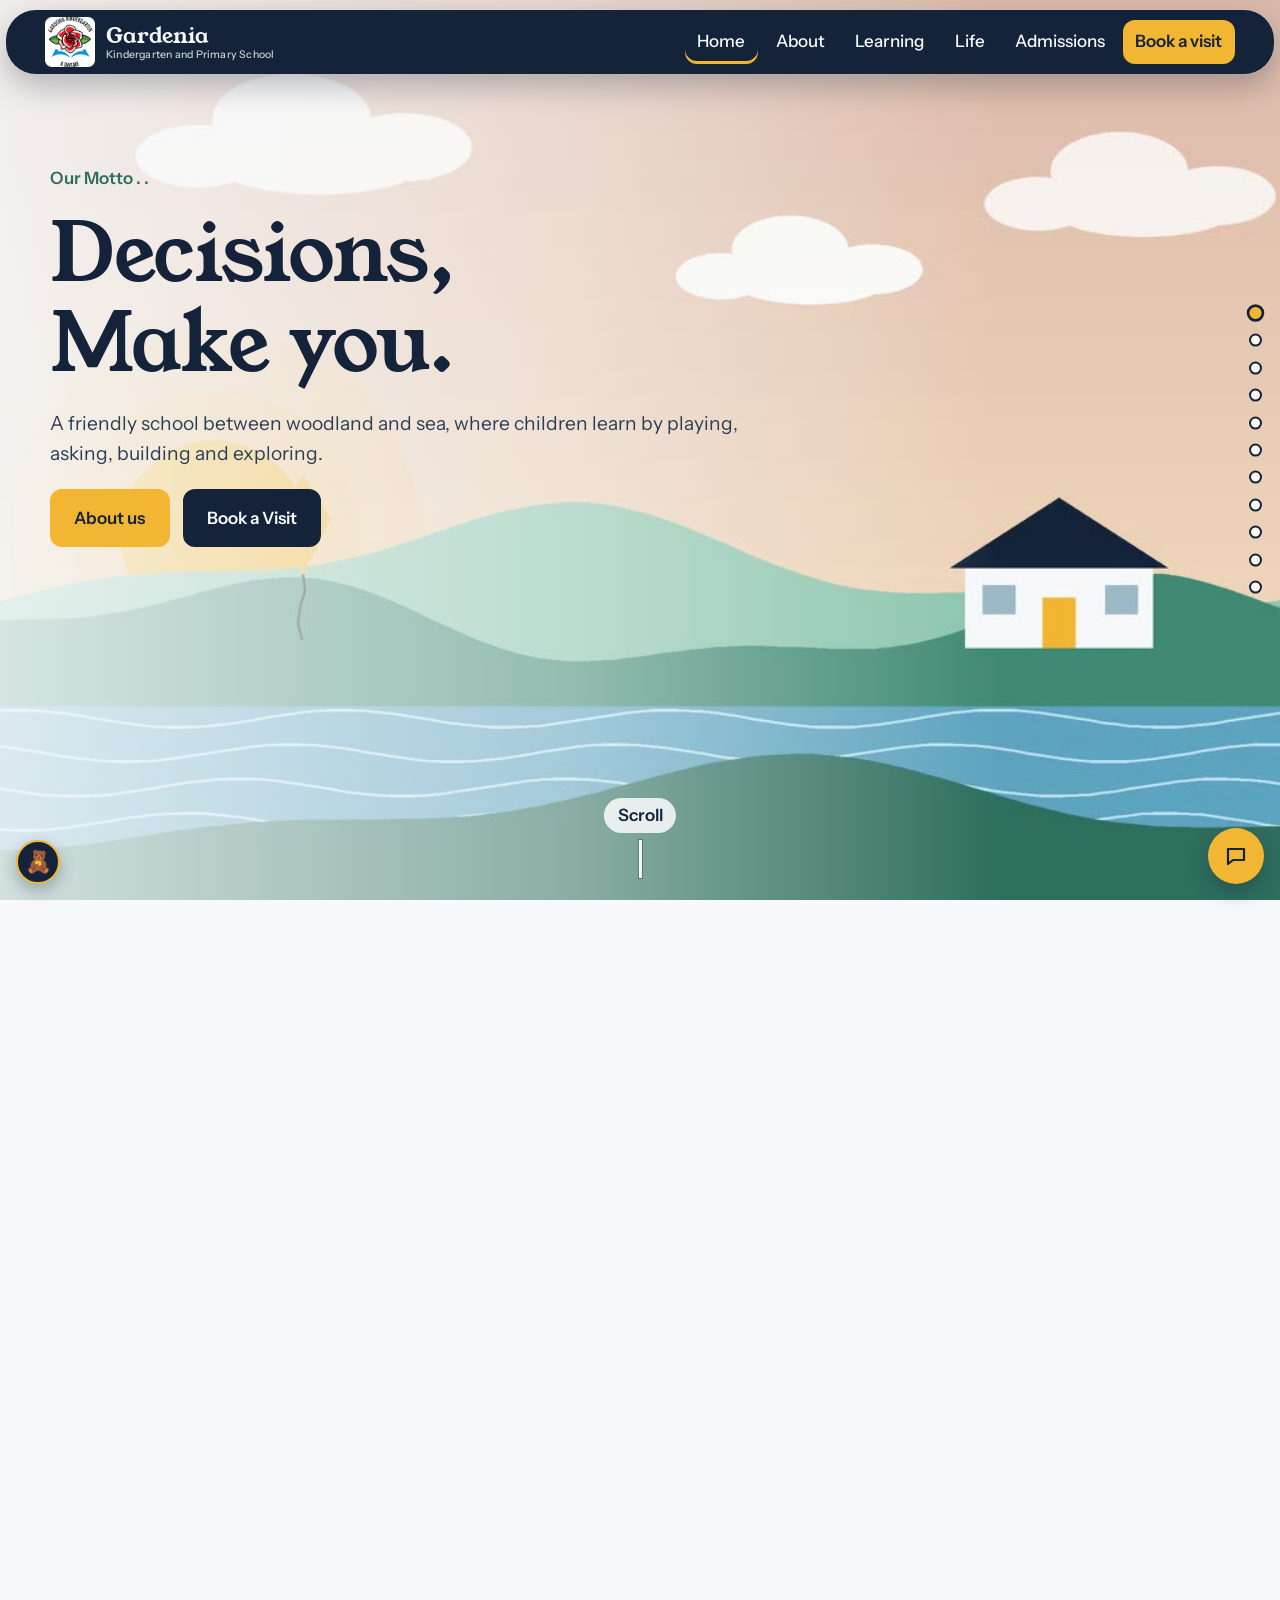
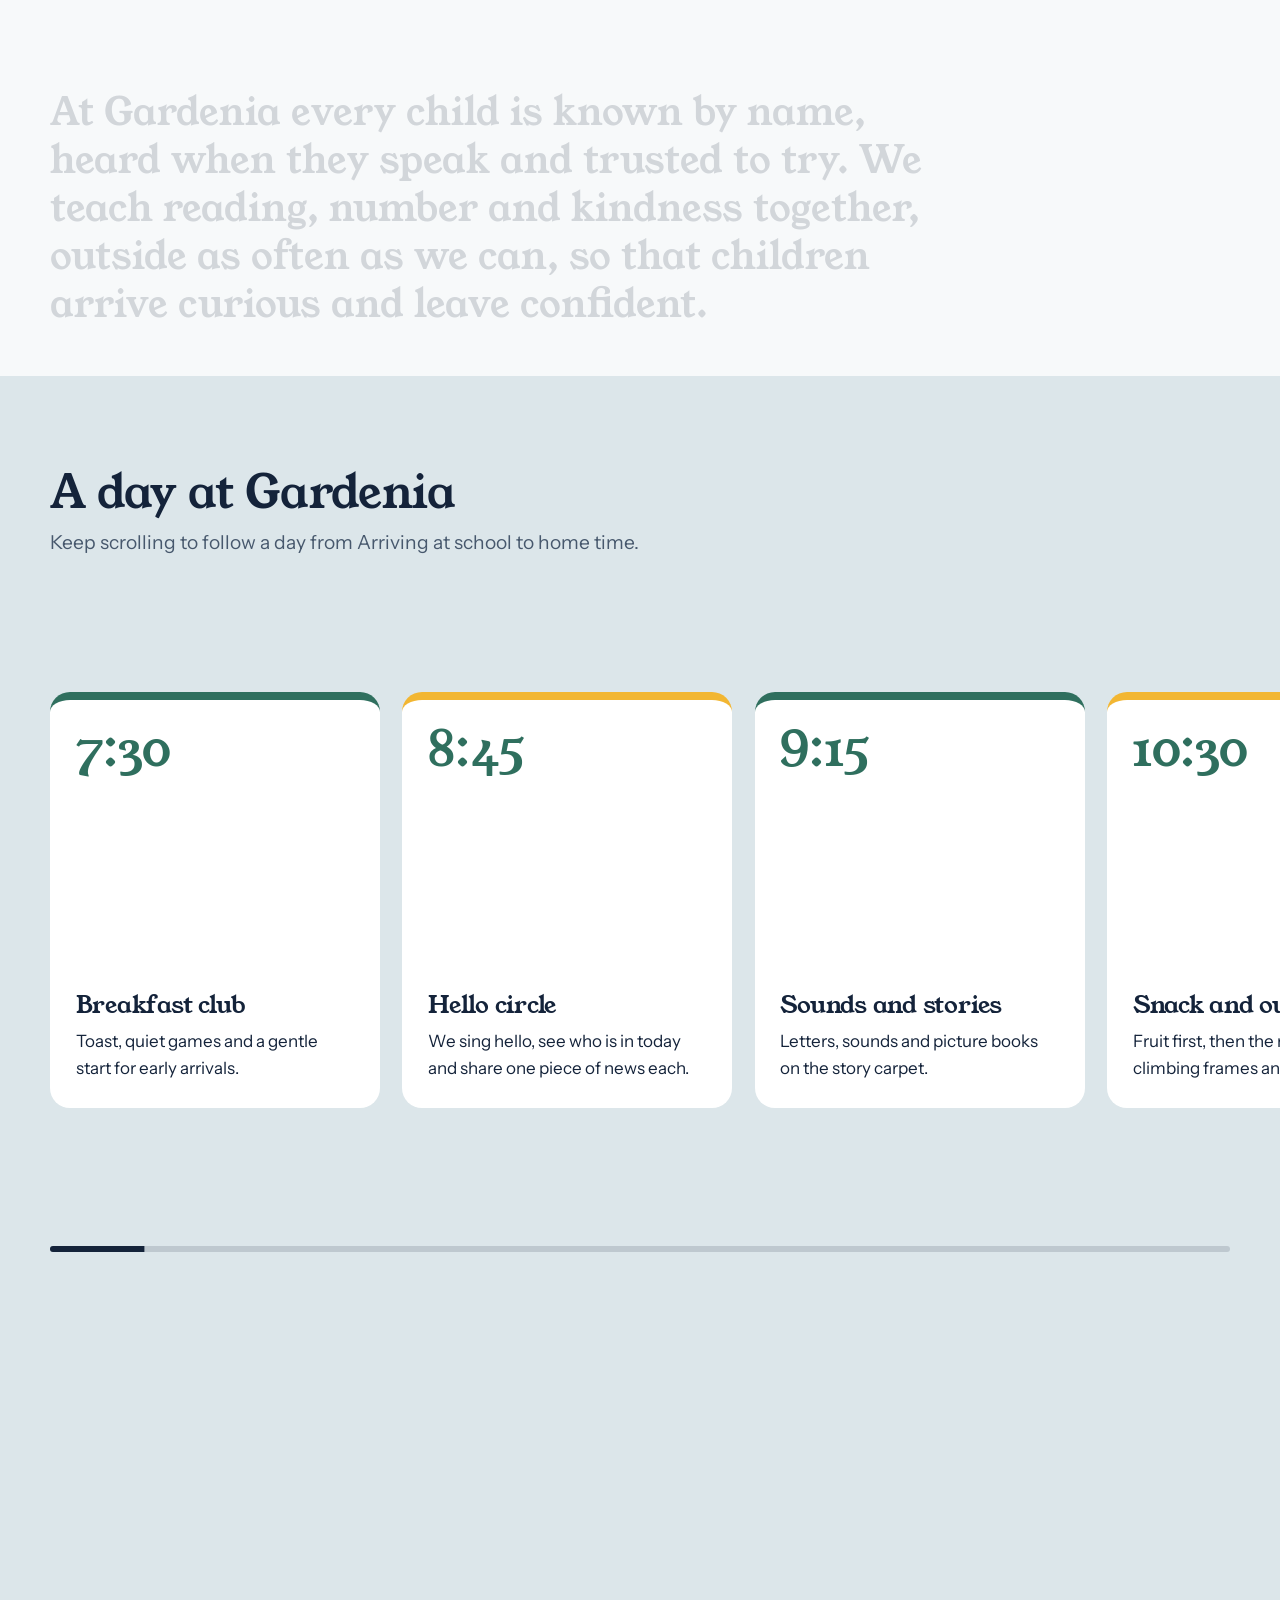
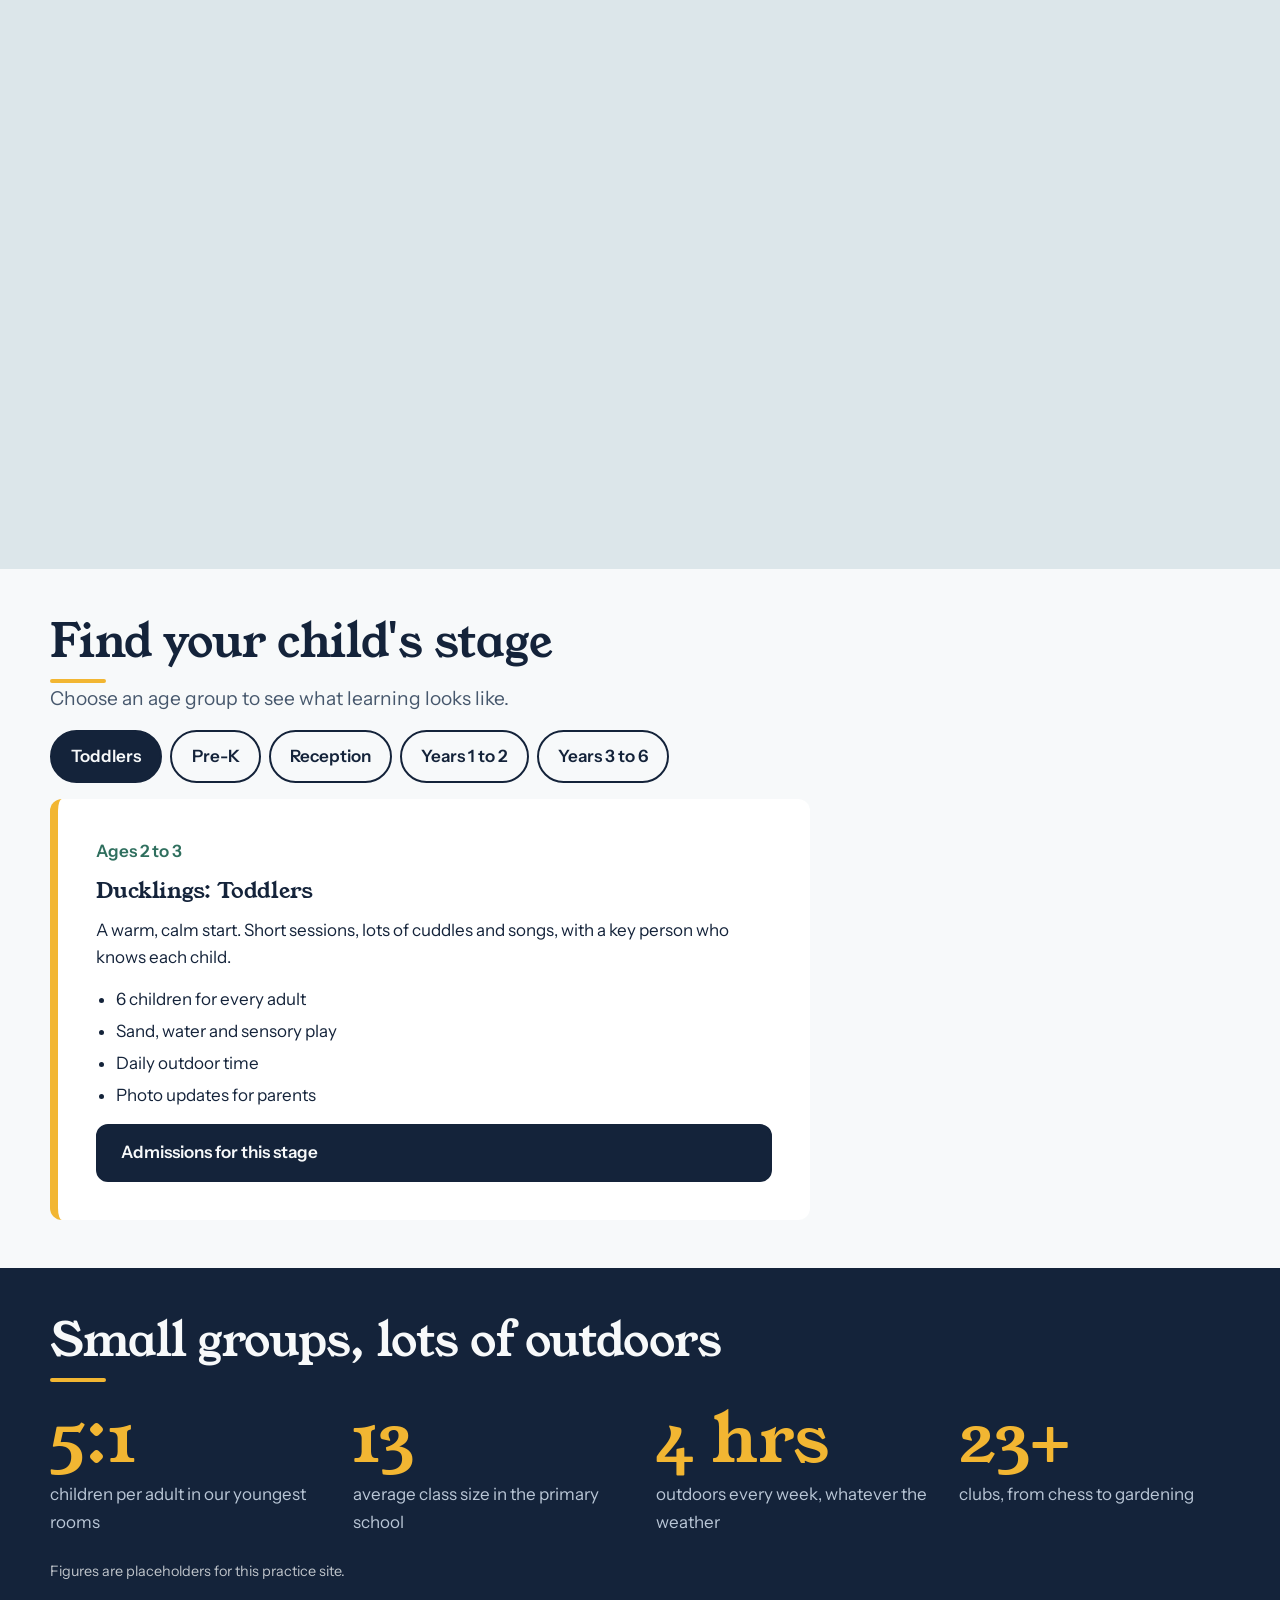
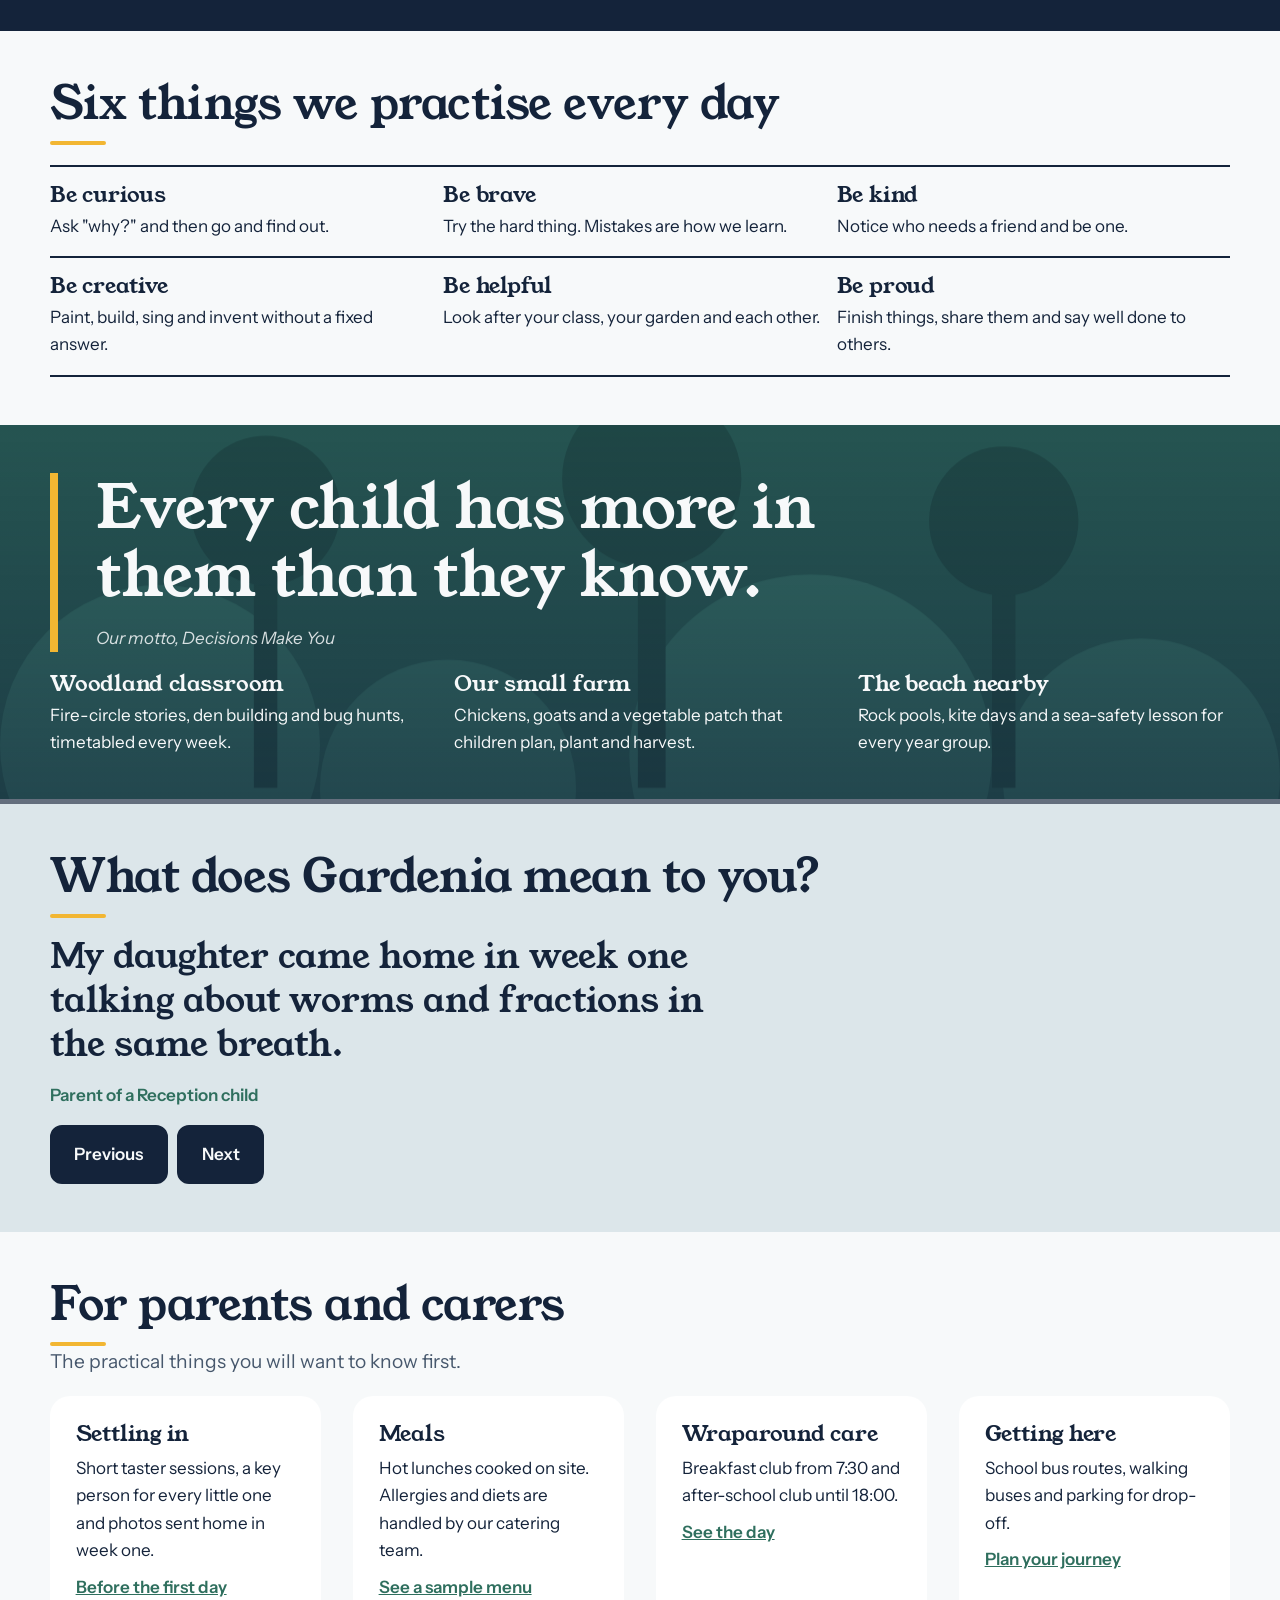
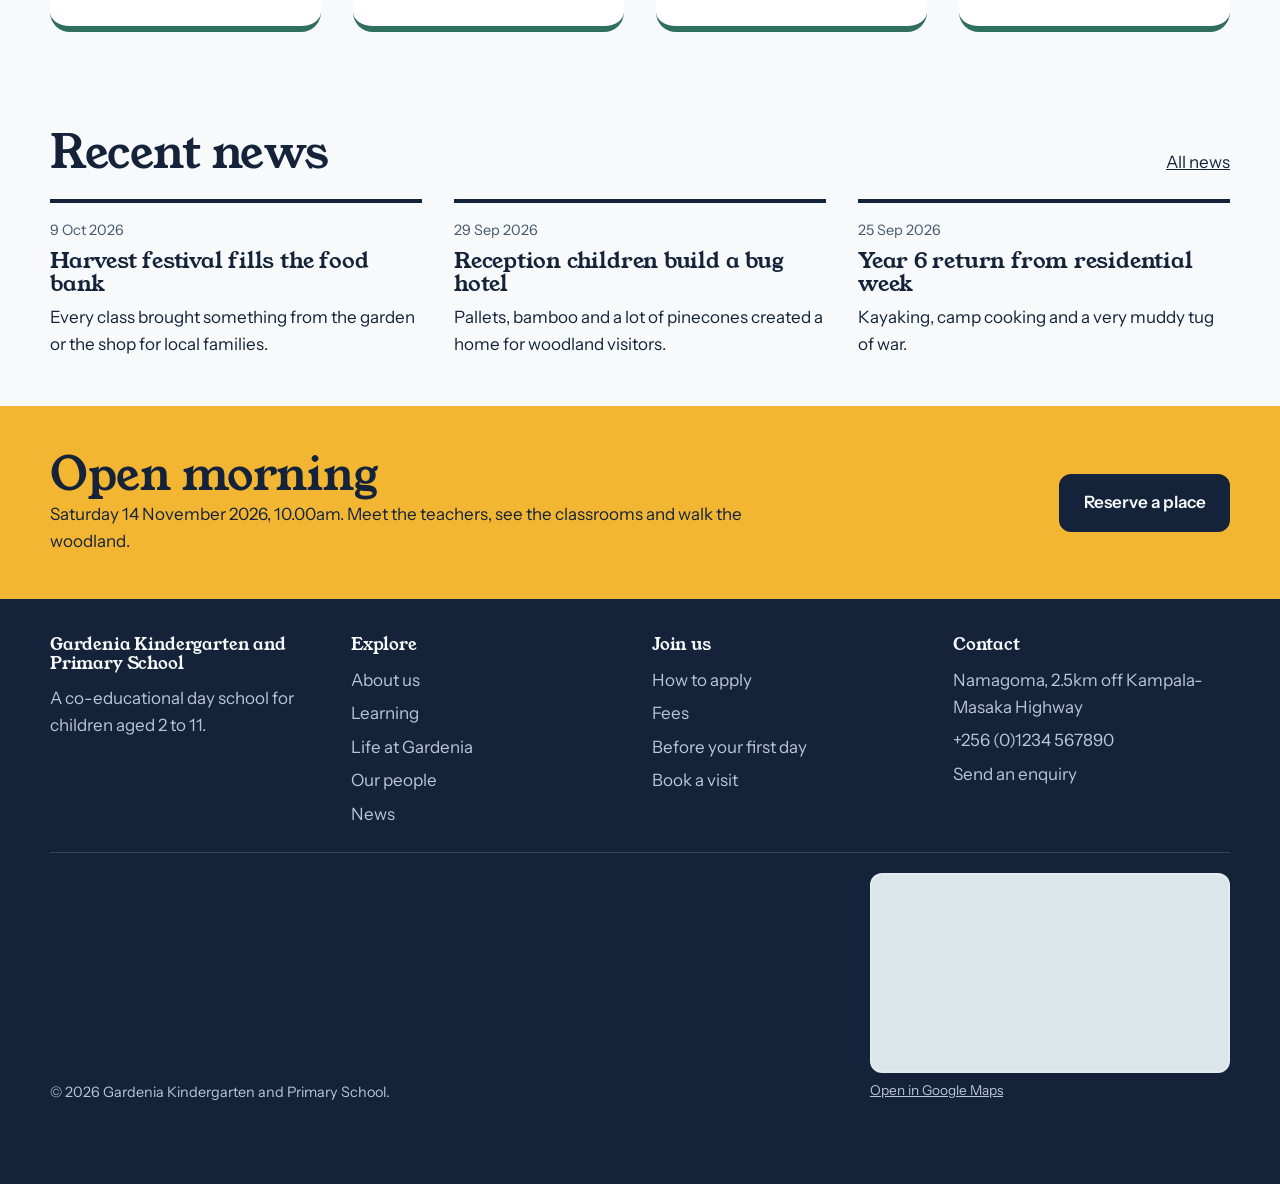
<file: index.html>
<!DOCTYPE html>
<html lang="en-GB">
  <head>
    <meta charset="utf-8">
    <meta name="viewport" content="width=device-width, initial-scale=1">
    <title>Gardenia Kindergarten and Primary School.</title>
    <meta
      name="description"
      content="A friendly kindergarten and primary school for children aged 2 to 11, with forest school, small classes and wraparound care. Book a visit today."
    >
    <link href="https://www.example.com/" rel="canonical">
    <meta name="robots" content="index, follow, max-image-preview:large">
    <meta name="theme-color" content="#14233A">
    <meta name="application-name" content="Gardenia">
    <meta name="apple-mobile-web-app-title" content="Gardenia">
    <link type="image/png" href="images/favicon-96x96.png" rel="icon" sizes="96x96">
    <link type="image/svg+xml" href="images/favicon.svg" rel="icon">
    <link href="images/favicon.ico" rel="shortcut icon">
    <link href="images/apple-touch-icon.png" rel="apple-touch-icon" sizes="180x180">
    <link href="site.webmanifest" rel="manifest">
    <meta property="og:type" content="website">
    <meta property="og:site_name" content="Gardenia Kindergarten and Primary School">
    <meta property="og:locale" content="en_GB">
    <meta property="og:title" content="Gardenia Kindergarten and Primary School | Ages 2 to 11">
    <meta
      property="og:description"
      content="A friendly kindergarten and primary school for children aged 2 to 11, with forest school, small classes and wraparound care. Book a visit today."
    >
    <meta property="og:url" content="https://www.example.com/">
    <meta property="og:image" content="https://www.example.com/img/social-share.jpg">
    <meta property="og:image:width" content="1200">
    <meta property="og:image:height" content="630">
    <meta
      property="og:image:alt"
      content="Gardenia Kindergarten and Primary School: a sunny coastal school scene with the school building, hills and sea"
    >
    <meta name="twitter:card" content="summary_large_image">
    <meta name="twitter:title" content="Gardenia Kindergarten and Primary School | Ages 2 to 11">
    <meta
      name="twitter:description"
      content="A friendly kindergarten and primary school for children aged 2 to 11, with forest school, small classes and wraparound care. Book a visit today."
    >
    <meta name="twitter:image" content="https://www.example.com/img/social-share.jpg">
    <meta
      name="twitter:image:alt"
      content="Gardenia Kindergarten and Primary School: a sunny coastal school scene with the school building, hills and sea"
    >
    <script type="application/ld+json">
      {
        "@context": "https://schema.org",
        "@graph": [
          {
            "@type": [
              "ElementarySchool",
              "PreSchool"
            ],
            "@id": "https://www.example.com/#school",
            "name": "Gardenia Kindergarten and Primary School",
            "url": "https://www.example.com/",
            "logo": "https://www.example.com/icon-512.png",
            "image": "https://www.example.com/img/social-share.jpg",
            "description": "A co-educational day kindergarten and primary school for children aged 2 to 11, with forest school, small classes and wraparound care.",
            "foundingDate": "1891",
            "telephone": "+00 (0)1234 567890",
            "address": {
              "@type": "PostalAddress",
              "streetAddress": "Nakitokolo",
              "addressLocality": "Namagoma"
            },
            "openingHoursSpecification": [
              {
                "@type": "OpeningHoursSpecification",
                "dayOfWeek": [
                  "Monday",
                  "Tuesday",
                  "Wednesday",
                  "Thursday",
                  "Friday"
                ],
                "opens": "08:00",
                "closes": "18:00"
              },
              {
                "@type": "OpeningHoursSpecification",
                "dayOfWeek": "Saturday",
                "opens": "09:00",
                "closes": "12:00"
              }
            ]
          },
          {
            "@type": "WebSite",
            "@id": "https://www.example.com/#website",
            "url": "https://www.example.com/",
            "name": "Gardenia Kindergarten and Primary School",
            "inLanguage": "en-GB",
            "publisher": {
              "@id": "https://www.example.com/#school"
            }
          },
          {
            "@type": "WebPage",
            "@id": "https://www.example.com/#webpage",
            "url": "https://www.example.com/",
            "name": "Gardenia Kindergarten and Primary School | Ages 2 to 11",
            "description": "A friendly kindergarten and primary school for children aged 2 to 11, with forest school, small classes and wraparound care. Book a visit today.",
            "inLanguage": "en-GB",
            "isPartOf": {
              "@id": "https://www.example.com/#website"
            },
            "about": {
              "@id": "https://www.example.com/#school"
            },
            "primaryImageOfPage": {
              "@type": "ImageObject",
              "url": "https://www.example.com/img/social-share.jpg"
            }
          }
        ]
      }
    </script>
    <script>document.documentElement.classList.add('js')</script>
    <script src="js/theme.js"></script>
    <link href="https://fonts.googleapis.com" rel="preconnect">
    <link href="https://fonts.gstatic.com" rel="preconnect" crossorigin="">
    <link
      href="https://fonts.googleapis.com/css2?family=Instrument+Sans:wght@400;500;600&amp;family=Young+Serif&amp;display=swap"
      rel="stylesheet"
    >
    <link href="css/base.css" rel="stylesheet">
    <link href="css/home.css" rel="stylesheet">
  </head>

  <body>
    <a class="skip" href="#main">Skip to content</a>

    <header class="site-header">
      <div class="wrap">
        <a class="brand" href="index.html">
          <img src="images/logo-full-256-original.png" width="50px" alt="school logo">
          <span>Gardenia<small>Kindergarten and Primary School</small></span>
        </a>
        <button
          class="nav-toggle"
          type="button"
          aria-expanded="false"
          aria-controls="nav"
          aria-label="Open menu"
        >
          <span class="bars" aria-hidden="true">
            <i></i>
            <i></i>
            <i></i>
          </span>
        </button>
        <nav id="nav" class="nav" aria-label="Main">
          <ul>
            <li style="--i:0"><a href="index.html" aria-current="page">Home</a></li>
            <li style="--i:1"><a href="about.html">About</a></li>
            <li style="--i:2"><a href="academics.html">Learning</a></li>
            <li style="--i:3"><a href="life.html">Life</a></li>
            <li style="--i:4"><a href="admissions.html">Admissions</a></li>
            <li style="--i:5"><a class="nav-cta" href="contact.html">Book a visit</a></li>
          </ul>
        </nav>
      </div>
    </header>

    <main id="main">
      <nav id="dots" class="dots" aria-label="Page sections"></nav>

      <section id="welcome" class="hero" data-section="Welcome">
        <div class="hero-sticky">
          <canvas id="hero-canvas" class="hero-canvas" aria-hidden="true"></canvas>
          <div class="hero-veil" aria-hidden="true"></div>
          <div id="hero-text" class="wrap hero-text">
            <p class="hero-kicker">Our Motto . .</p>
            <h1>Decisions,<br>Make you.</h1>
            <p class="lede">
              A friendly school between woodland and sea, where children learn by playing, asking,
              building and exploring.
            </p>
            <div class="hero-actions"><a class="btn" href="about.html">About us</a> <a class="btn btn--dark" href="contact.html">Book a Visit</a></div>
          </div>
          <div class="hero-scene" aria-hidden="true">
            <svg viewBox="0 0 1440 620" preserveAspectRatio="xMidYMax slice">
              <g data-speed="0.30">
                <circle cx="1140" cy="150" r="72" fill="#F2B632" />
                <circle cx="1140" cy="150" r="104" fill="#F2B632" opacity=".22" />
              </g>
              <g data-speed="0.14">
                <g class="cloud c1">
                  <path d="M180 130c0-26 44-30 56-8 18-14 50-4 46 20H190c-8 0-10-6-10-12z" fill="#fff" />
                </g>
                <g class="cloud c2">
                  <path d="M620 90c0-22 38-26 48-6 16-12 44-4 40 18H628c-7 0-8-6-8-12z" fill="#fff" />
                </g>
              </g>
              <g data-speed="0.10">
                <path d="M0 400C160 320 330 350 520 405S880 350 1060 385s290-40 380 20V620H0z" fill="#8CC5AE" />
              </g>
              <g data-speed="0.05">
                <path d="M0 450C200 395 380 425 600 460s520-50 840 10V620H0z" fill="#3F8A74" />
              </g>
              <path d="M0 520c120-24 240 24 360 0s240-24 360 0 240 24 360 0 240-24 360 0V620H0z" fill="#5DA3C0" />
              <path d="M0 560C240 520 520 570 780 548s440-30 660 8V620H0z" fill="#2F6F5E" />
              <g transform="translate(1000 470)">
                <rect width="150" height="70" x="0" y="40" fill="#F7F9FA" />
                <path d="M-12 44L75 -6l87 50z" fill="#14233A" />
                <rect width="26" height="42" x="62" y="68" fill="#F2B632" />
                <rect width="26" height="22" x="14" y="62" fill="#9CB9C6" />
                <rect width="26" height="22" x="110" y="62" fill="#9CB9C6" />
              </g>
            </svg>
          </div>
          <a class="scroll-cue" href="#intro" aria-label="Scroll to the next section">
            <span>Scroll</span>
            <i></i>
          </a>
        </div>
      </section>

      <section id="intro" class="section intro" data-section="Our promise">
        <div class="wrap">
          <p id="intro-text" class="intro-text">
            At Gardenia every child is known by name, heard when they speak and trusted to try. We
            teach reading, number and kindness together, outside as often as we can, so that
            children arrive curious and leave confident.
          </p>
        </div>
      </section>

      <section id="day" class="day" data-section="A day at Gardenia">
        <div class="day-sticky">
          <div class="wrap day-head">
            <div>
              <h2>A day at Gardenia</h2>
              <p class="lede hint-scroll">
                Keep scrolling to follow a day from Arriving at school to home time.
              </p>
              <p class="lede hint-swipe">
                Swipe sideways, or use the buttons, to follow a day from breakfast club to home
                time.
              </p>
            </div>
            <div class="day-buttons">
              <button
                id="day-prev"
                class="btn btn--dark"
                type="button"
                aria-label="Earlier in the day"
              >Previous</button>
              <button
                id="day-next"
                class="btn btn--dark"
                type="button"
                aria-label="Later in the day"
              >Next</button>
            </div>
          </div>
          <div
            id="day-track"
            class="day-track"
            tabindex="0"
            role="region"
            aria-label="A day at Gardenia"
          >
            <article class="day-card">
              <p class="day-time">7:30</p>
              <h3>Breakfast club</h3>
              <p>Toast, quiet games and a gentle start for early arrivals.</p>
            </article>
            <article class="day-card">
              <p class="day-time">8:45</p>
              <h3>Hello circle</h3>
              <p>We sing hello, see who is in today and share one piece of news each.</p>
            </article>
            <article class="day-card">
              <p class="day-time">9:15</p>
              <h3>Sounds and stories</h3>
              <p>Letters, sounds and picture books on the story carpet.</p>
            </article>
            <article class="day-card">
              <p class="day-time">10:30</p>
              <h3>Snack and outdoor play</h3>
              <p>Fruit first, then the mud kitchen, climbing frames and puddles.</p>
            </article>
            <article class="day-card">
              <p class="day-time">11:15</p>
              <h3>Counting and making</h3>
              <p>Maths with shells, blocks and measuring jugs, not just worksheets.</p>
            </article>
            <article class="day-card">
              <p class="day-time">12:15</p>
              <h3>Lunch together</h3>
              <p>Hot meals cooked on site, with vegetables from our own garden.</p>
            </article>
            <article class="day-card">
              <p class="day-time">13:30</p>
              <h3>Forest or music</h3>
              <p>Woodland on Wednesdays, singing on Fridays and art in between.</p>
            </article>
            <article class="day-card">
              <p class="day-time">15:15</p>
              <h3>Home time</h3>
              <p>A story, a tidy up and a wave goodbye. After-school club runs until 18:00.</p>
            </article>
          </div>
          <div class="wrap">
            <div class="day-progress" aria-hidden="true">
              <i id="day-bar"></i>
            </div>
          </div>
        </div>
      </section>

      <section id="stages" class="section stages" data-section="Find your stage">
        <div class="wrap">
          <h2 data-reveal="up">Find your child's stage</h2>
          <p class="lede" data-reveal="up" data-delay="1">
            Choose an age group to see what learning looks like.
          </p>
          <div
            class="stage-tabs"
            role="tablist"
            aria-label="School stages"
            data-reveal="up"
            data-delay="2"
          >
            <button role="tab" aria-selected="true" data-stage="toddlers">Toddlers</button>
            <button role="tab" aria-selected="false" data-stage="prek">Pre-K</button>
            <button role="tab" aria-selected="false" data-stage="reception">Reception</button>
            <button role="tab" aria-selected="false" data-stage="lower">Years 1 to 2</button>
            <button role="tab" aria-selected="false" data-stage="upper">Years 3 to 6</button>
          </div>
          <div
            id="stage-panel"
            class="stage-panel"
            role="tabpanel"
            aria-live="polite"
            data-reveal="zoom"
            data-delay="3"
          >
            <p id="stage-age" class="stage-age"></p>
            <h3 id="stage-title"></h3>
            <p id="stage-text"></p>
            <ul id="stage-points" class="stage-points"></ul>
            <a id="stage-link" class="btn btn--dark" href="admissions.html">Admissions for this
            stage</a>
          </div>
        </div>
      </section>

      <section id="numbers" class="section section--ink numbers" data-section="In numbers">
        <div class="wrap">
          <h2 data-reveal="up">Small groups, lots of outdoors</h2>
          <div class="num-grid">
            <div data-reveal="up" data-delay="1">
              <span class="num" data-target="6" data-suffix=":1">0</span>
              <p>children per adult in our youngest rooms</p>
            </div>
            <div data-reveal="up" data-delay="2">
              <span class="num" data-target="16" data-suffix="">0</span>
              <p>average class size in the primary school</p>
            </div>
            <div data-reveal="up" data-delay="3">
              <span class="num" data-target="5" data-suffix=" hrs">0</span>
              <p>outdoors every week, whatever the weather</p>
            </div>
            <div data-reveal="up" data-delay="4">
              <span class="num" data-target="30" data-suffix="+">0</span>
              <p>clubs, from chess to gardening</p>
            </div>
          </div>
          <p class="note">Figures are placeholders for this practice site.</p>
        </div>
      </section>

      <section id="values" class="section values" data-section="Our values">
        <div class="wrap">
          <h2 data-reveal="up">Six things we practise every day</h2>
          <ul class="value-grid">
            <li data-reveal="up" data-delay="1">
              <h3>Be curious</h3>
              <p>Ask "why?" and then go and find out.</p>
            </li>
            <li data-reveal="up" data-delay="2">
              <h3>Be brave</h3>
              <p>Try the hard thing. Mistakes are how we learn.</p>
            </li>
            <li data-reveal="up" data-delay="3">
              <h3>Be kind</h3>
              <p>Notice who needs a friend and be one.</p>
            </li>
            <li data-reveal="up" data-delay="1">
              <h3>Be creative</h3>
              <p>Paint, build, sing and invent without a fixed answer.</p>
            </li>
            <li data-reveal="up" data-delay="2">
              <h3>Be helpful</h3>
              <p>Look after your class, your garden and each other.</p>
            </li>
            <li data-reveal="up" data-delay="3">
              <h3>Be proud</h3>
              <p>Finish things, share them and say well done to others.</p>
            </li>
          </ul>
        </div>
      </section>

      <section id="outdoors" class="section outdoors" data-section="Outdoors">
        <div class="outdoors-bg" aria-hidden="true" data-speed="-0.08">
          <svg viewBox="0 0 1200 500" preserveAspectRatio="xMidYMid slice">
            <rect width="1200" height="500" fill="#2F6F5E" />
            <g fill="#3F8A74">
              <circle cx="150" cy="420" r="150" />
              <circle cx="420" cy="460" r="120" />
              <circle cx="760" cy="430" r="170" />
              <circle cx="1070" cy="450" r="130" />
            </g>
            <g fill="#255A4C">
              <rect width="22" height="260" x="238" y="200" />
              <rect width="26" height="290" x="598" y="170" />
              <rect width="22" height="250" x="930" y="210" />
              <circle cx="249" cy="200" r="70" />
              <circle cx="611" cy="170" r="84" />
              <circle cx="941" cy="210" r="70" />
            </g>
          </svg>
        </div>
        <div class="wrap outdoors-inner">
          <blockquote class="big-quote" data-reveal="left">
            <p>Every child has more in them than they know.</p>
            <cite>
              Our motto,
              <i>Decisions Make You</i>
            </cite>
          </blockquote>
          <div class="character-cols">
            <div data-reveal="up" data-delay="1">
              <h3>Woodland classroom</h3>
              <p>Fire-circle stories, den building and bug hunts, timetabled every week.</p>
            </div>
            <div data-reveal="up" data-delay="2">
              <h3>Our small farm</h3>
              <p>Chickens, goats and a vegetable patch that children plan, plant and harvest.</p>
            </div>
            <div data-reveal="up" data-delay="3">
              <h3>The beach nearby</h3>
              <p>Rock pools, kite days and a sea-safety lesson for every year group.</p>
            </div>
          </div>
        </div>
      </section>

      <section id="voices" class="section section--mist voices" data-section="Voices">
        <div class="wrap">
          <h2 data-reveal="up">What does Gardenia mean to you?</h2>
          <div class="voice" aria-live="polite" data-reveal="up" data-delay="1">
            <blockquote>
              <p id="voice-text"></p>
            </blockquote>
            <p id="voice-who" class="voice-who"></p>
          </div>
          <div class="voice-controls">
            <button
              id="voice-prev"
              class="btn btn--dark"
              aria-label="Previous voice"
            >Previous</button>
            <button id="voice-next" class="btn btn--dark" aria-label="Next voice">Next</button>
          </div>
        </div>
      </section>

      <section id="parents" class="section parents" data-section="For parents">
        <div class="wrap">
          <h2 data-reveal="up">For parents and carers</h2>
          <p class="lede" data-reveal="up" data-delay="1">
            The practical things you will want to know first.
          </p>
          <ul class="parent-grid">
            <li data-reveal="up" data-delay="1">
              <h3>Settling in</h3>
              <p>
                Short taster sessions, a key person for every little one and photos sent home in
                week one.
              </p>
              <a href="admissions.html#first-day">Before the first day</a>
            </li>
            <li data-reveal="up" data-delay="2">
              <h3>Meals</h3>
              <p>
                Hot lunches cooked on site. Allergies and diets are handled by our catering team.
              </p>
              <a href="life.html#meals">See a sample menu</a>
            </li>
            <li data-reveal="up" data-delay="3">
              <h3>Wraparound care</h3>
              <p>Breakfast club from 7:30 and after-school club until 18:00.</p>
              <a href="life.html#day-box">See the day</a>
            </li>
            <li data-reveal="up" data-delay="4">
              <h3>Getting here</h3>
              <p>School bus routes, walking buses and parking for drop-off.</p>
              <a href="contact.html#getting-here">Plan your journey</a>
            </li>
          </ul>
        </div>
      </section>

      <section id="news" class="section news-teaser" data-section="News">
        <div class="wrap">
          <div class="teaser-head" data-reveal="up">
            <h2>Recent news</h2>
            <a href="about.html#news">All news</a>
          </div>
          <div class="teaser-grid">
            <article data-reveal="up" data-delay="1">
              <p class="meta">9 Oct 2026</p>
              <h3>Harvest festival fills the food bank</h3>
              <p>Every class brought something from the garden or the shop for local families.</p>
            </article>
            <article data-reveal="up" data-delay="2">
              <p class="meta">29 Sep 2026</p>
              <h3>Reception children build a bug hotel</h3>
              <p>Pallets, bamboo and a lot of pinecones created a home for woodland visitors.</p>
            </article>
            <article data-reveal="up" data-delay="3">
              <p class="meta">25 Sep 2026</p>
              <h3>Year 6 return from residential week</h3>
              <p>Kayaking, camp cooking and a very muddy tug of war.</p>
            </article>
          </div>
        </div>
      </section>

      <section id="visit" class="banner" data-section="Visit us">
        <div class="wrap banner-inner" data-reveal="up">
          <div>
            <h2>Open morning</h2>
            <p>
              Saturday 14 November 2026, 10.00am. Meet the teachers, see the classrooms and walk the
              woodland.
            </p>
          </div>
          <a class="btn" href="contact.html">Reserve a place</a>
        </div>
      </section>
    </main>

    <footer class="site-footer">
      <div class="wrap">
        <div class="footer-grid">
          <div>
            <h3>Gardenia Kindergarten and Primary School</h3>
            <p>
              A co-educational day school for children aged 2 to 11.
            </p>
          </div>
          <div>
            <h3>Explore</h3>
            <ul>
              <li><a href="about.html">About us</a></li>
              <li><a href="academics.html">Learning</a></li>
              <li><a href="life.html">Life at Gardenia</a></li>
              <li><a href="about.html#management">Our people</a></li>
              <li><a href="about.html#news">News</a></li>
            </ul>
          </div>
          <div>
            <h3>Join us</h3>
            <ul>
              <li><a href="admissions.html">How to apply</a></li>
              <li><a href="admissions.html#fees">Fees</a></li>
              <li><a href="admissions.html#first-day">Before your first day</a></li>
              <li><a href="contact.html">Book a visit</a></li>
            </ul>
          </div>
          <div>
            <h3>Contact</h3>
            <ul>
              <li>Namagoma, 2.5km off Kampala-Masaka Highway</li>
              <li>+256 (0)1234 567890</li>
              <li><a href="contact.html">Send an enquiry</a></li>
            </ul>
          </div>
        </div>
        <div class="footer-bottom">
          <p class="footer-base">
            © <span id="year">2026</span> Gardenia Kindergarten and Primary School.
          </p>
          <div class="footer-map">
            <iframe
              title="Map showing where Gardenia Kindergarten and Primary School is, in Namagoma"
              src="https://www.google.com/maps?q=Namagoma%2C+Uganda&amp;z=14&amp;output=embed"
              width="360"
              height="200"
              loading="lazy"
              referrerpolicy="no-referrer-when-downgrade"
              allowfullscreen
            ></iframe>
            <a
              href="https://www.google.com/maps/search/?api=1&amp;query=Namagoma%2C+Uganda"
              target="_blank"
              rel="noopener"
            >Open in Google Maps</a>
          </div>
        </div>
      </div>
    </footer>

    <script src="js/main.js"></script>

    <script src="frames/manifest.js"></script>

    <script src="frames-mobile/manifest.js"></script>

    <script src="js/home.js"></script>
  </body>
</html>
</file>
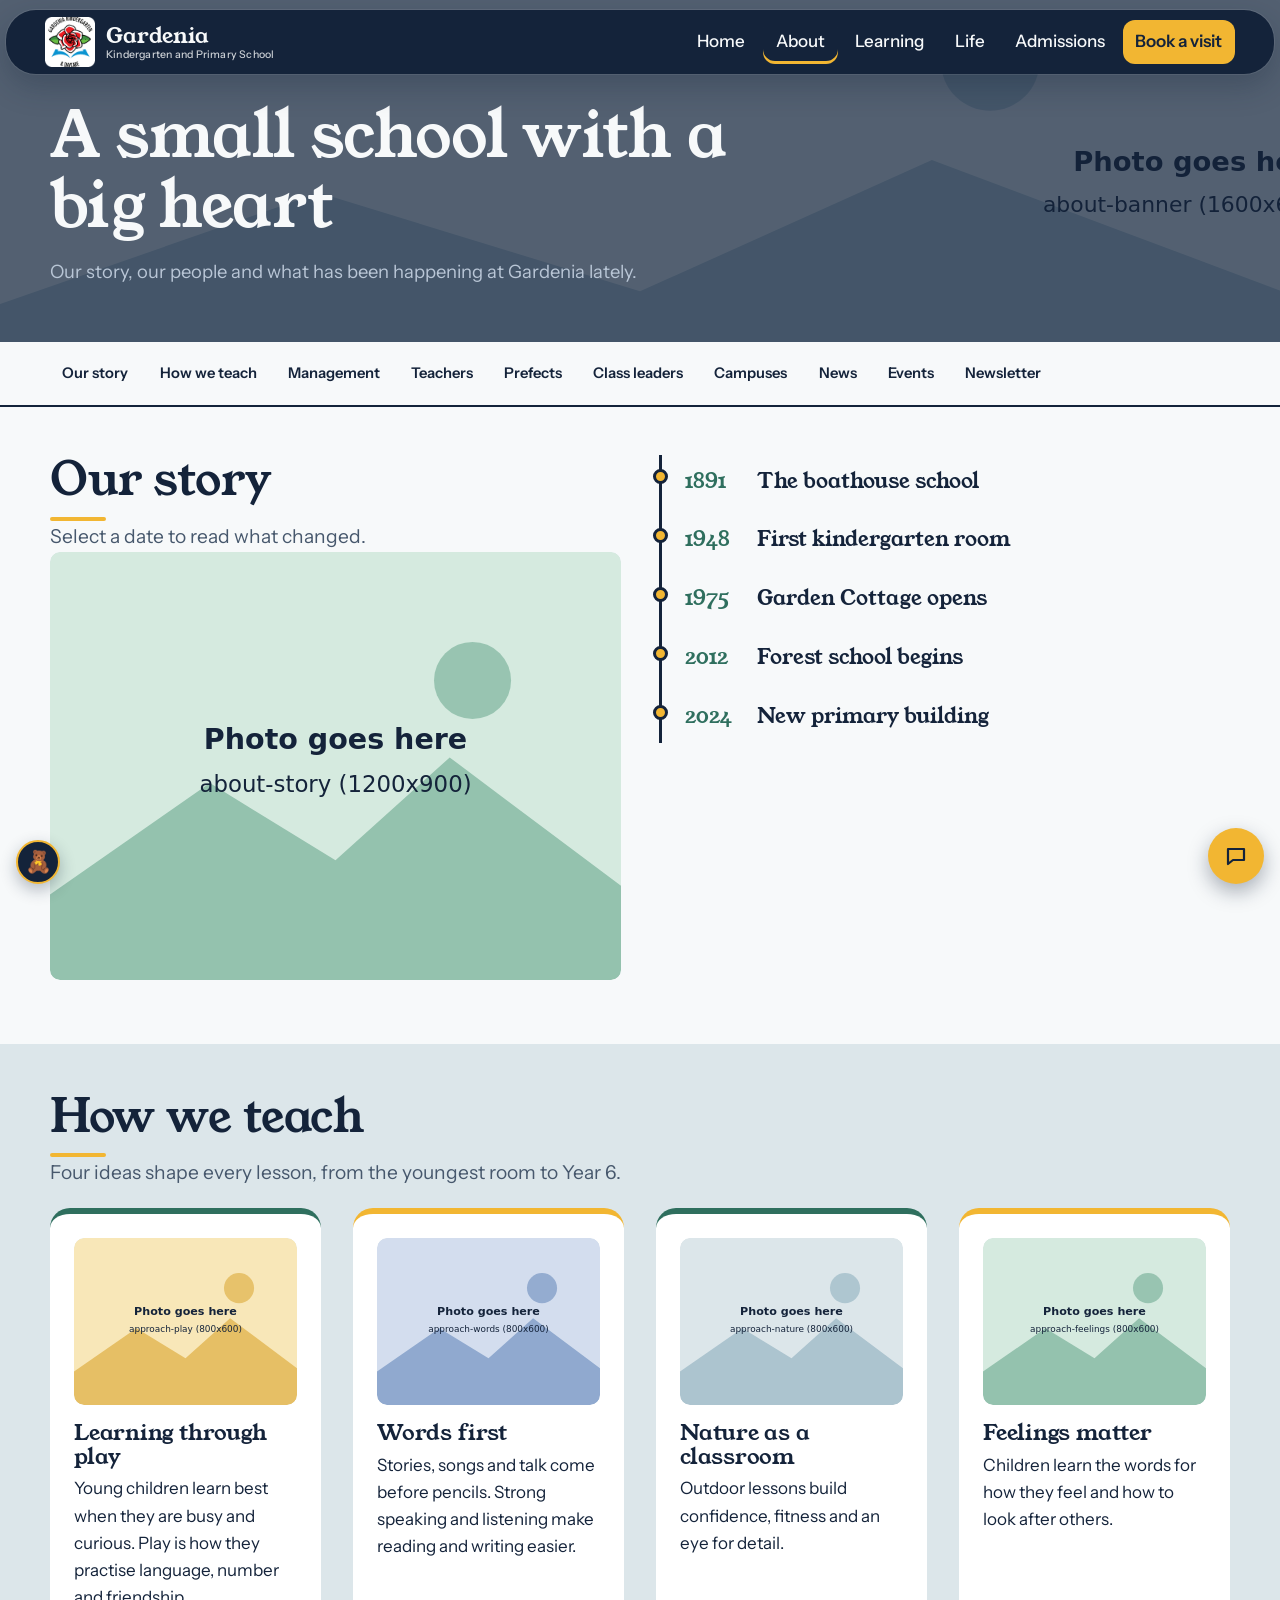
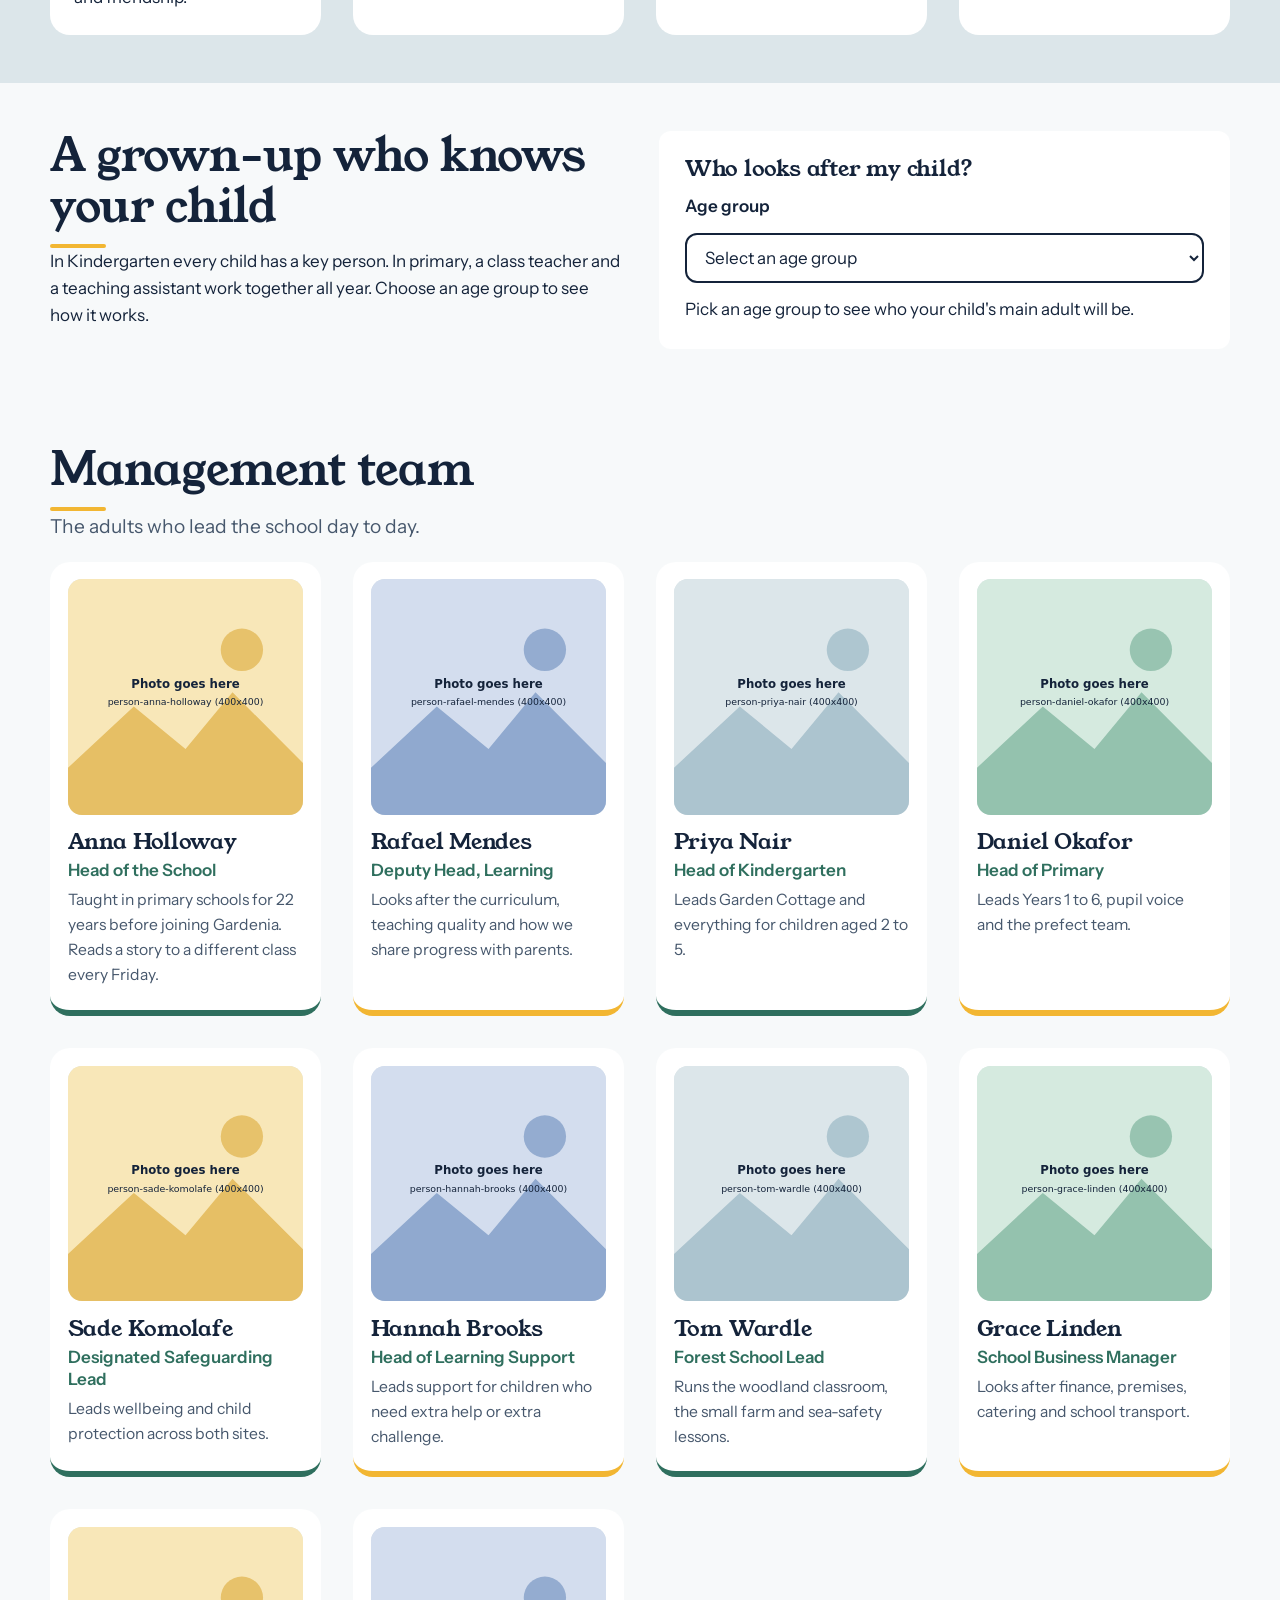
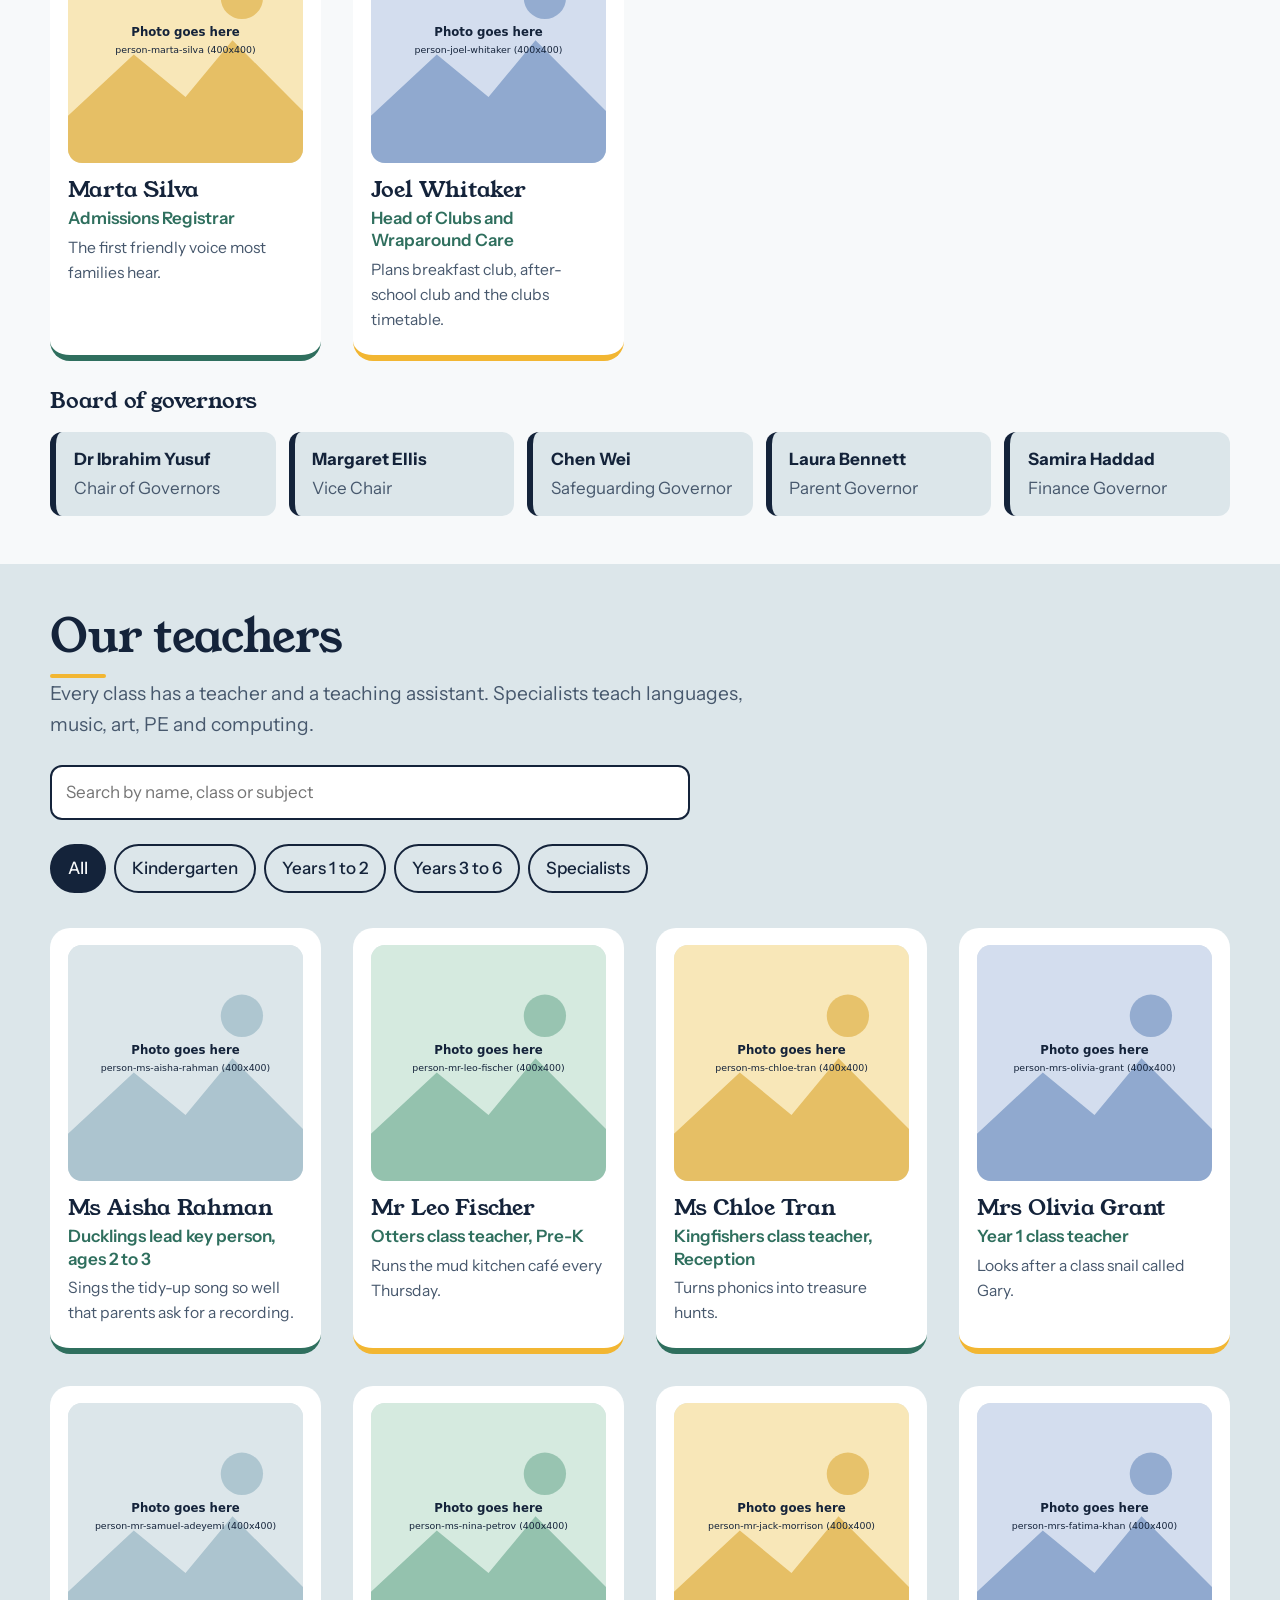
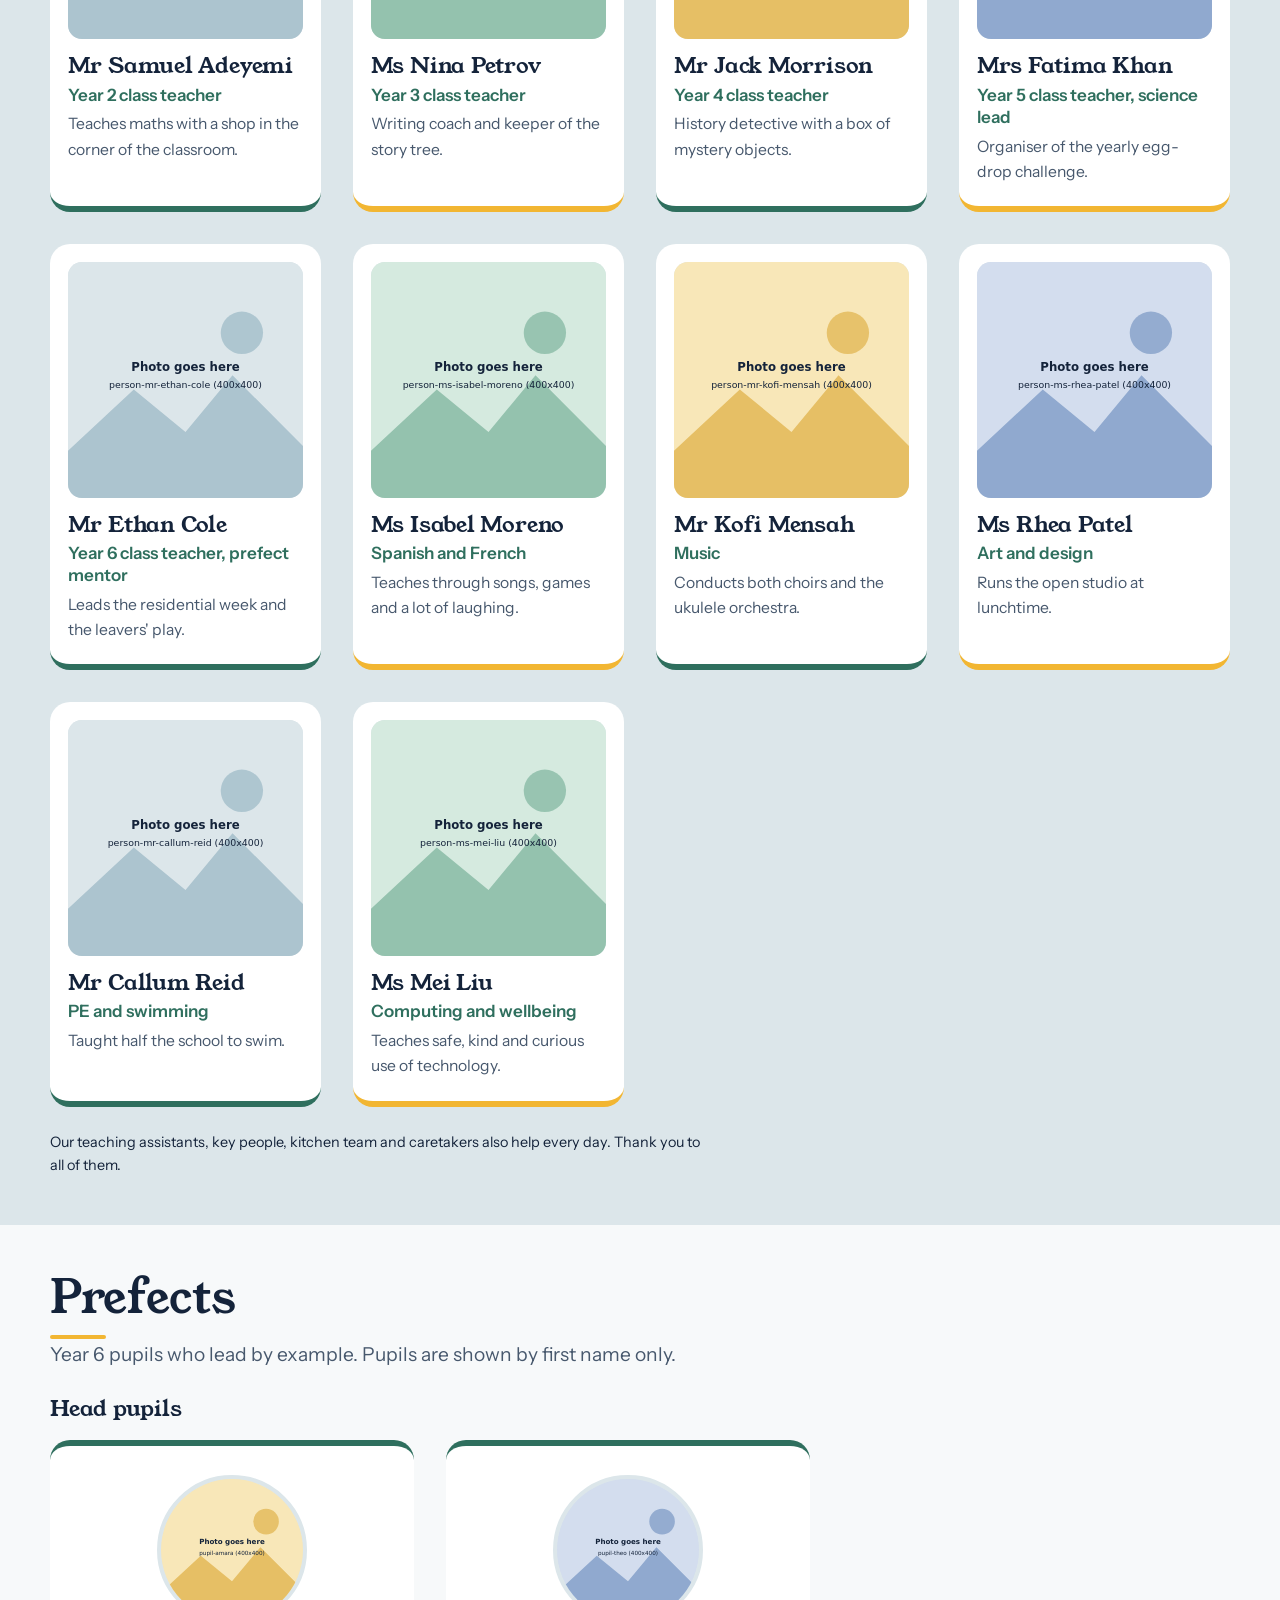
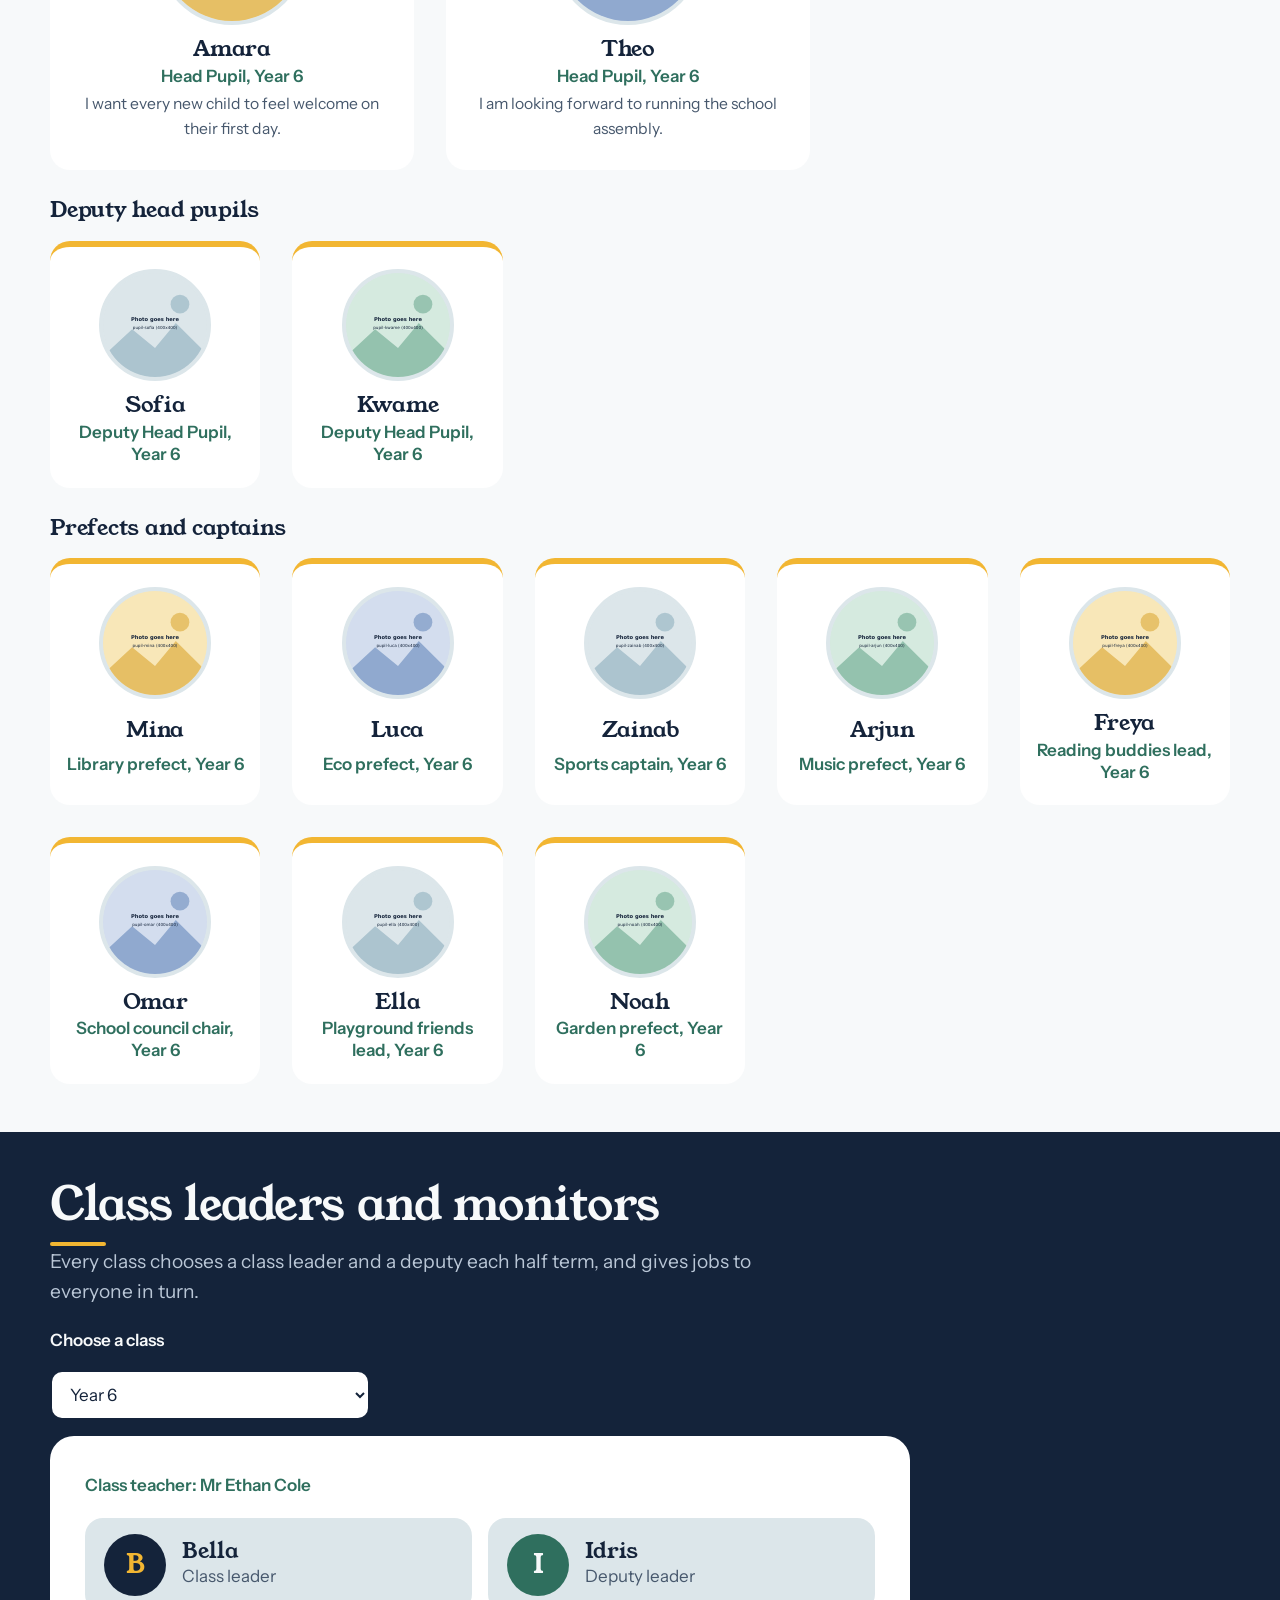
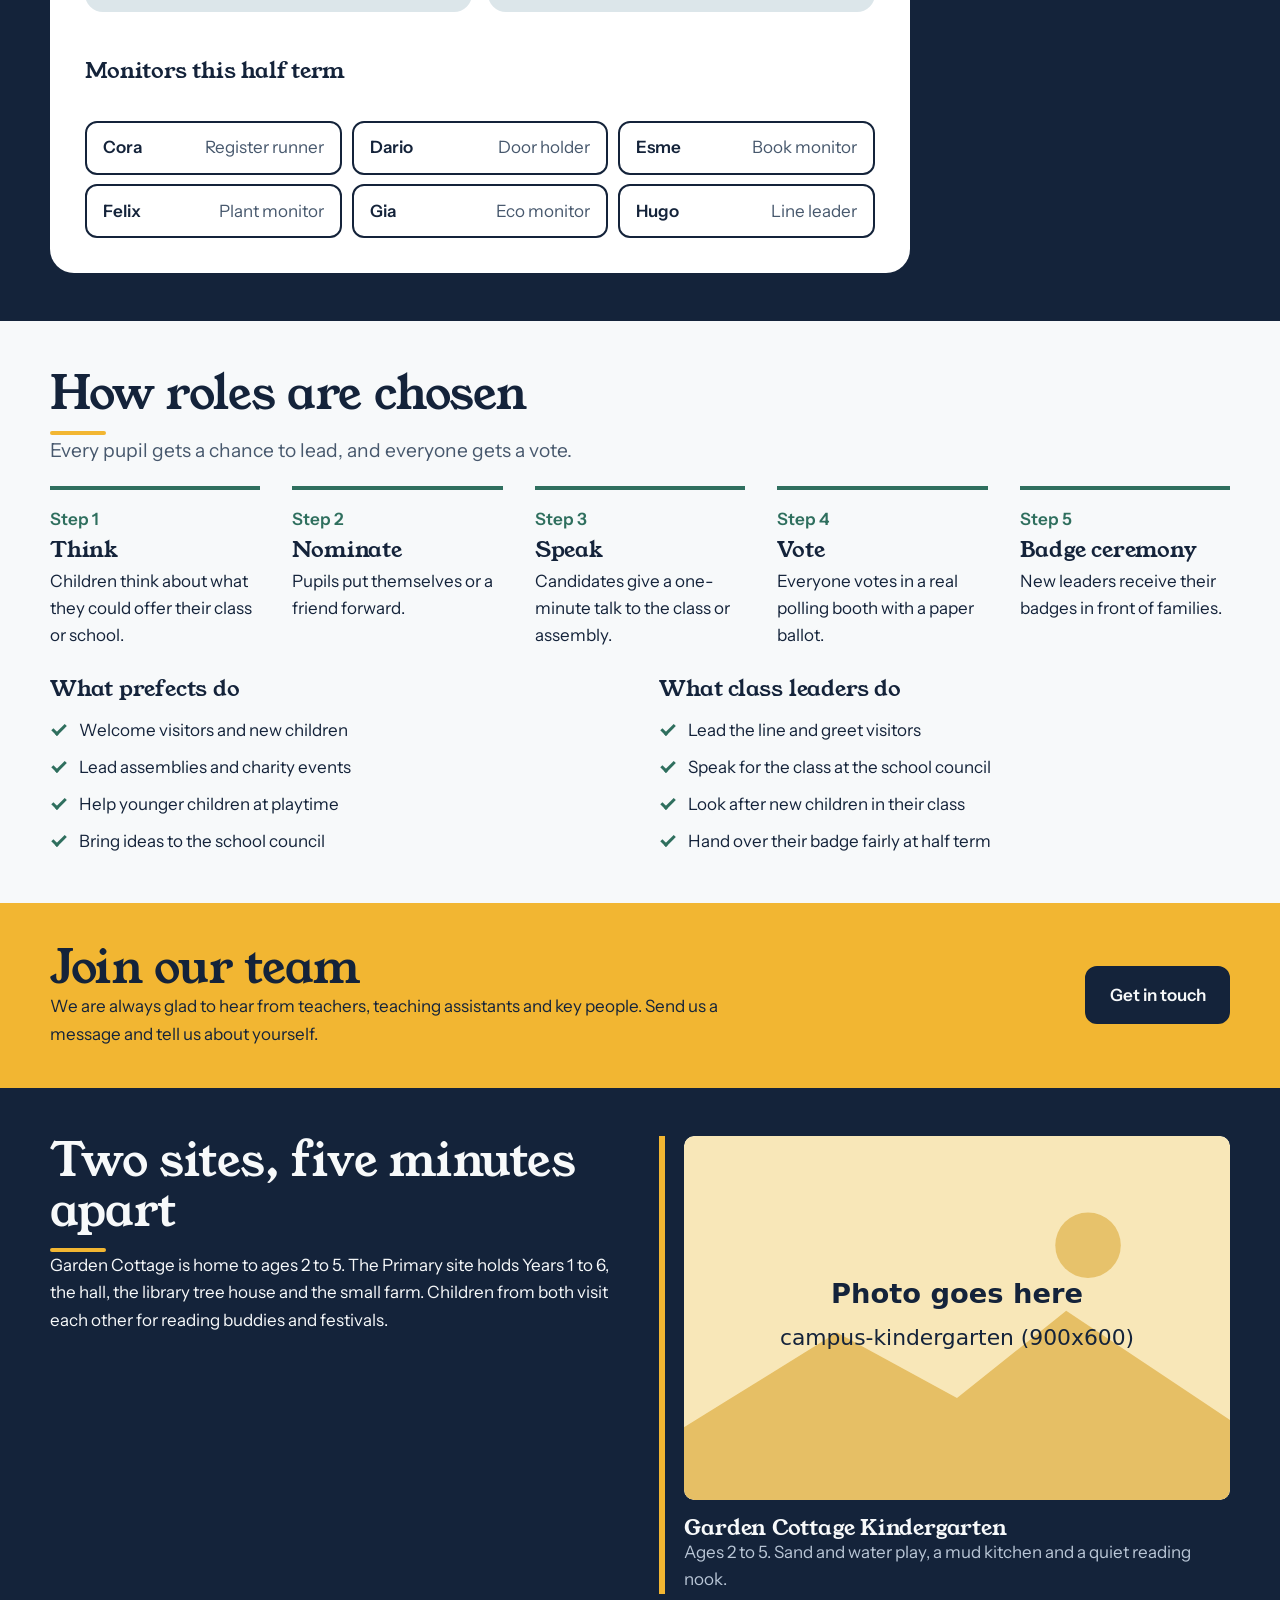
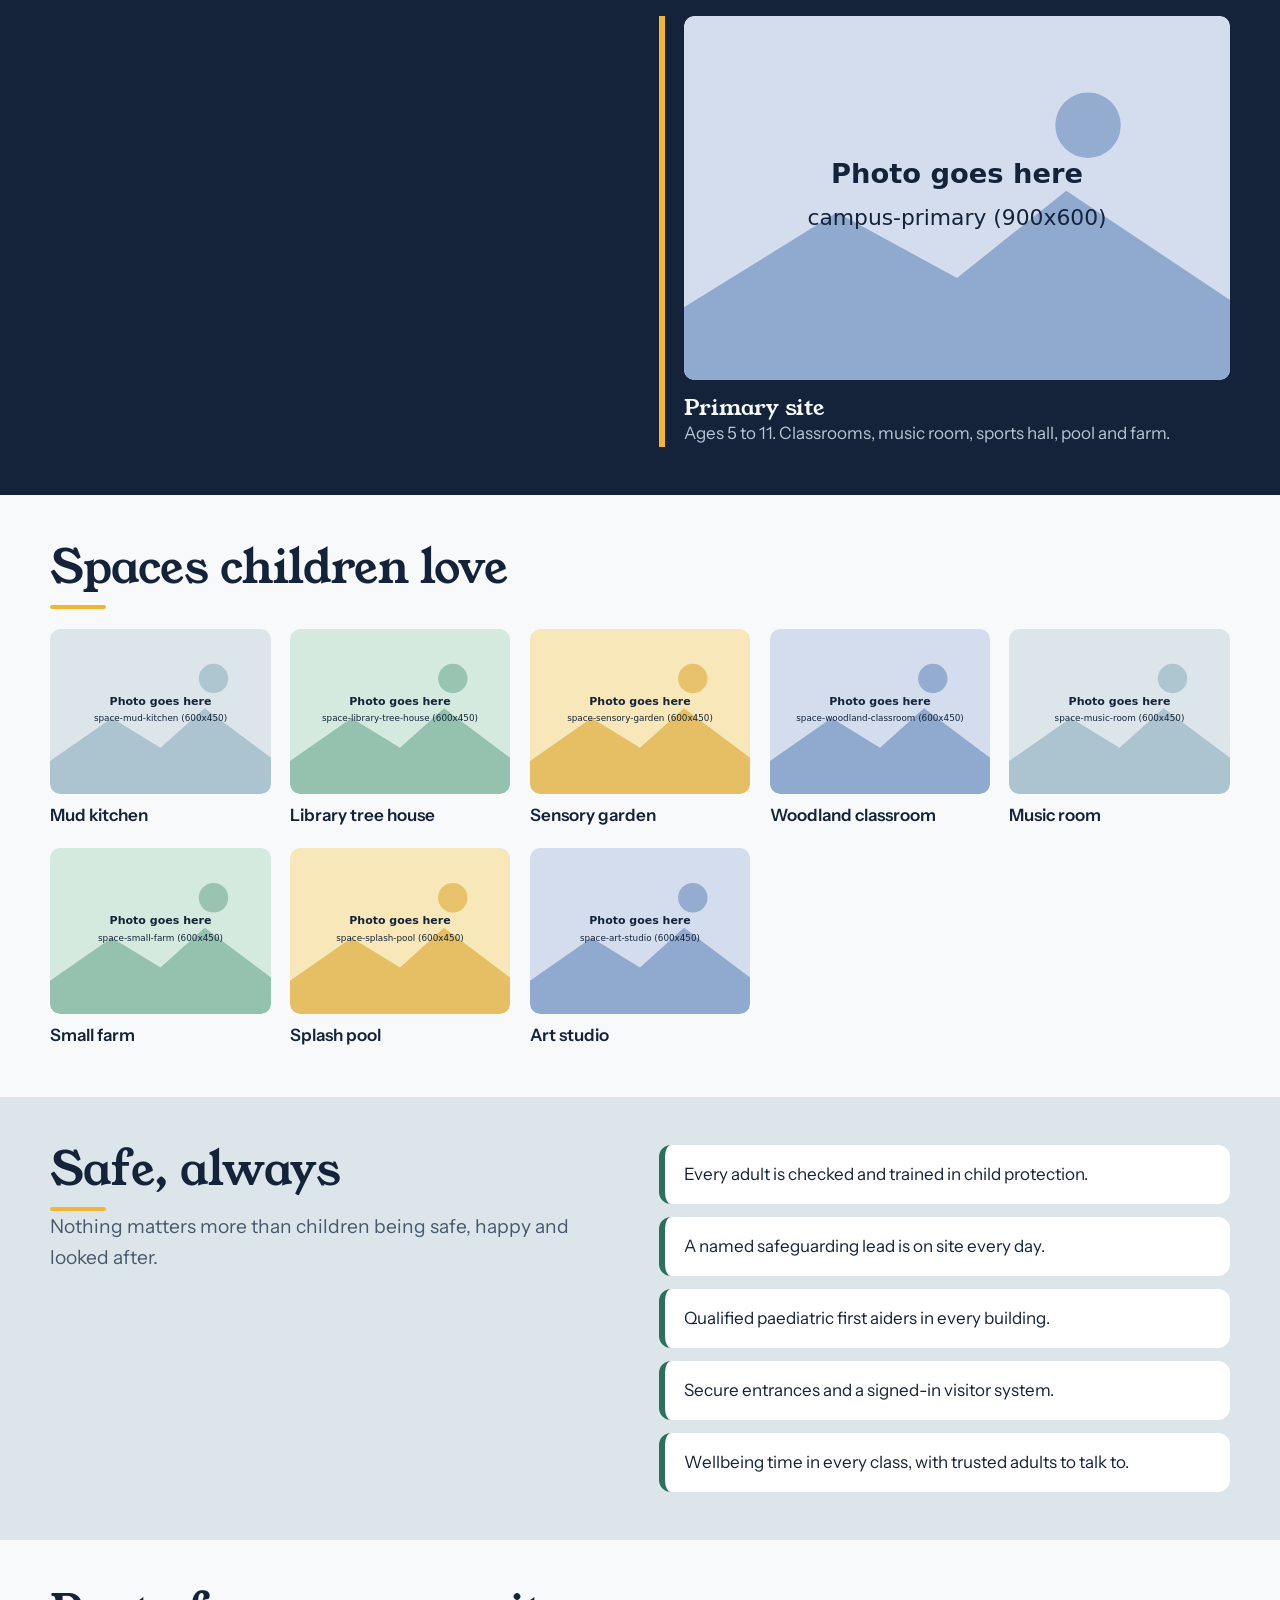
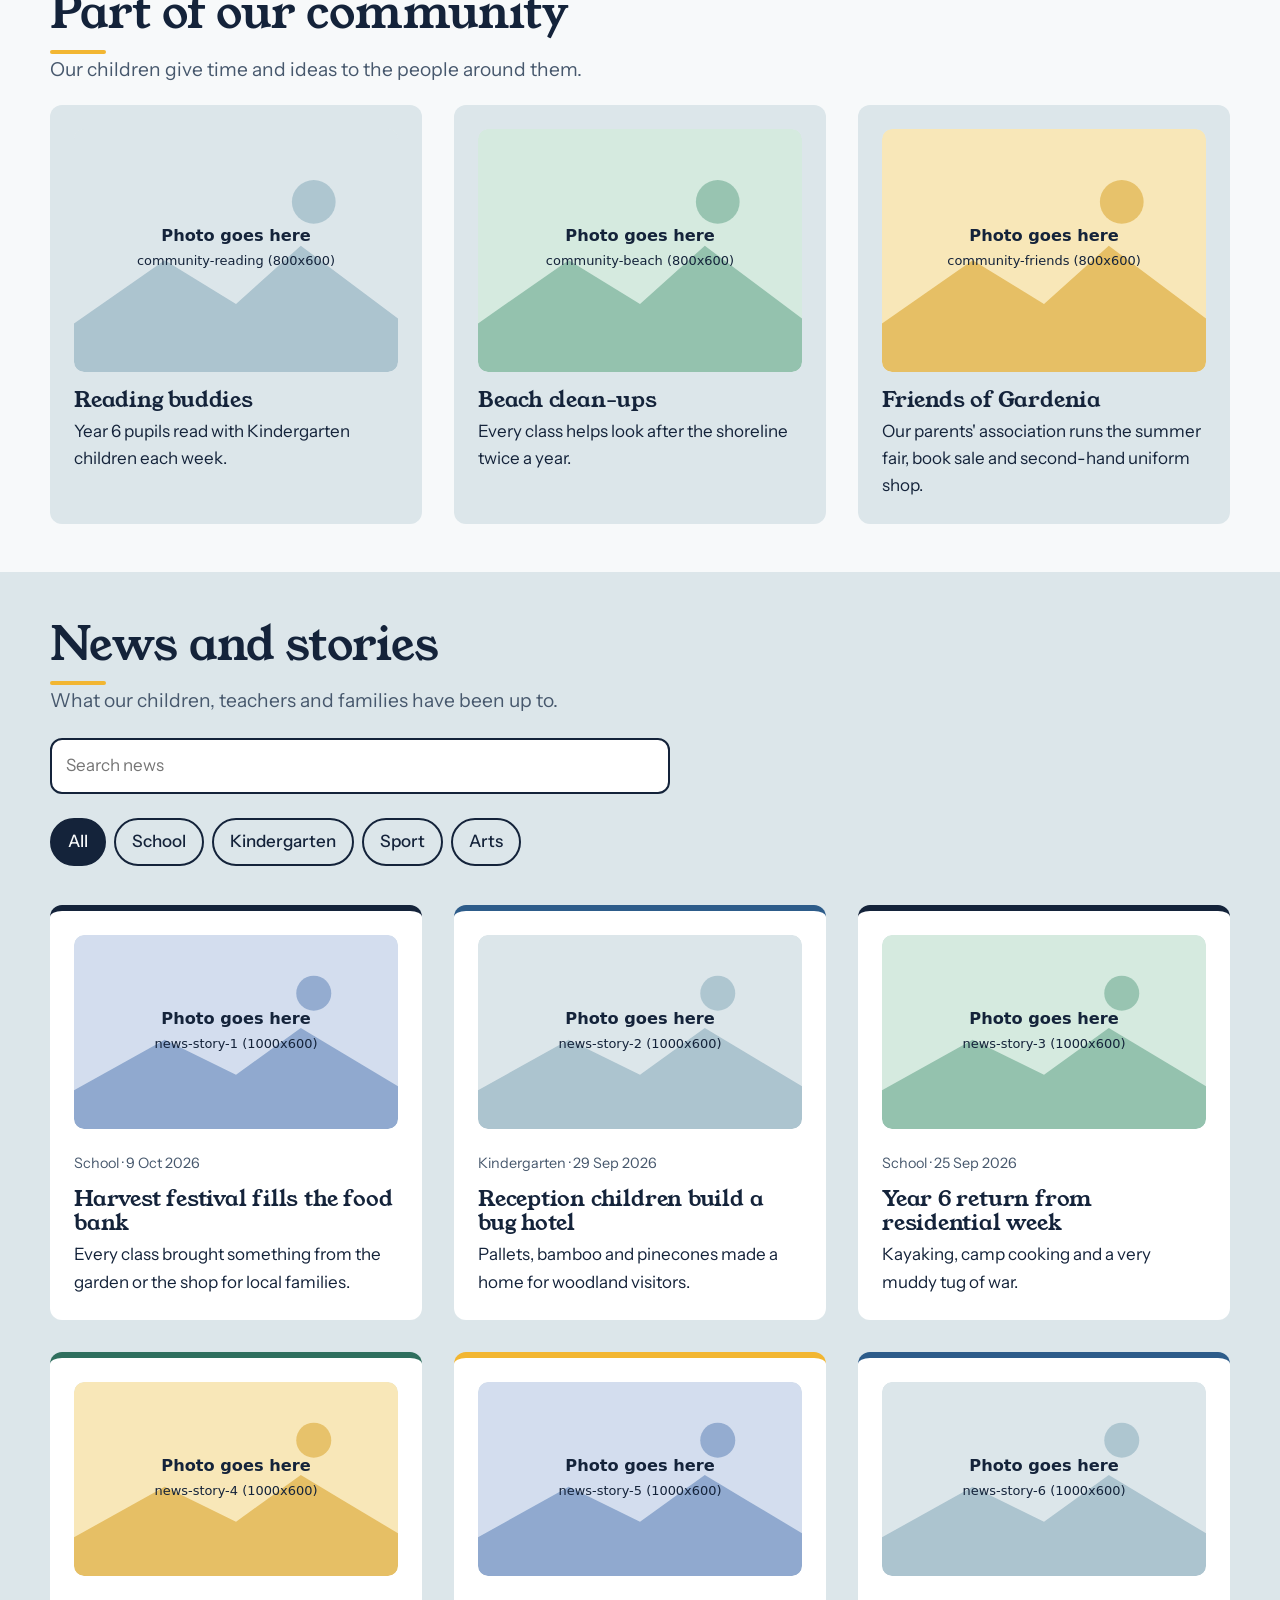
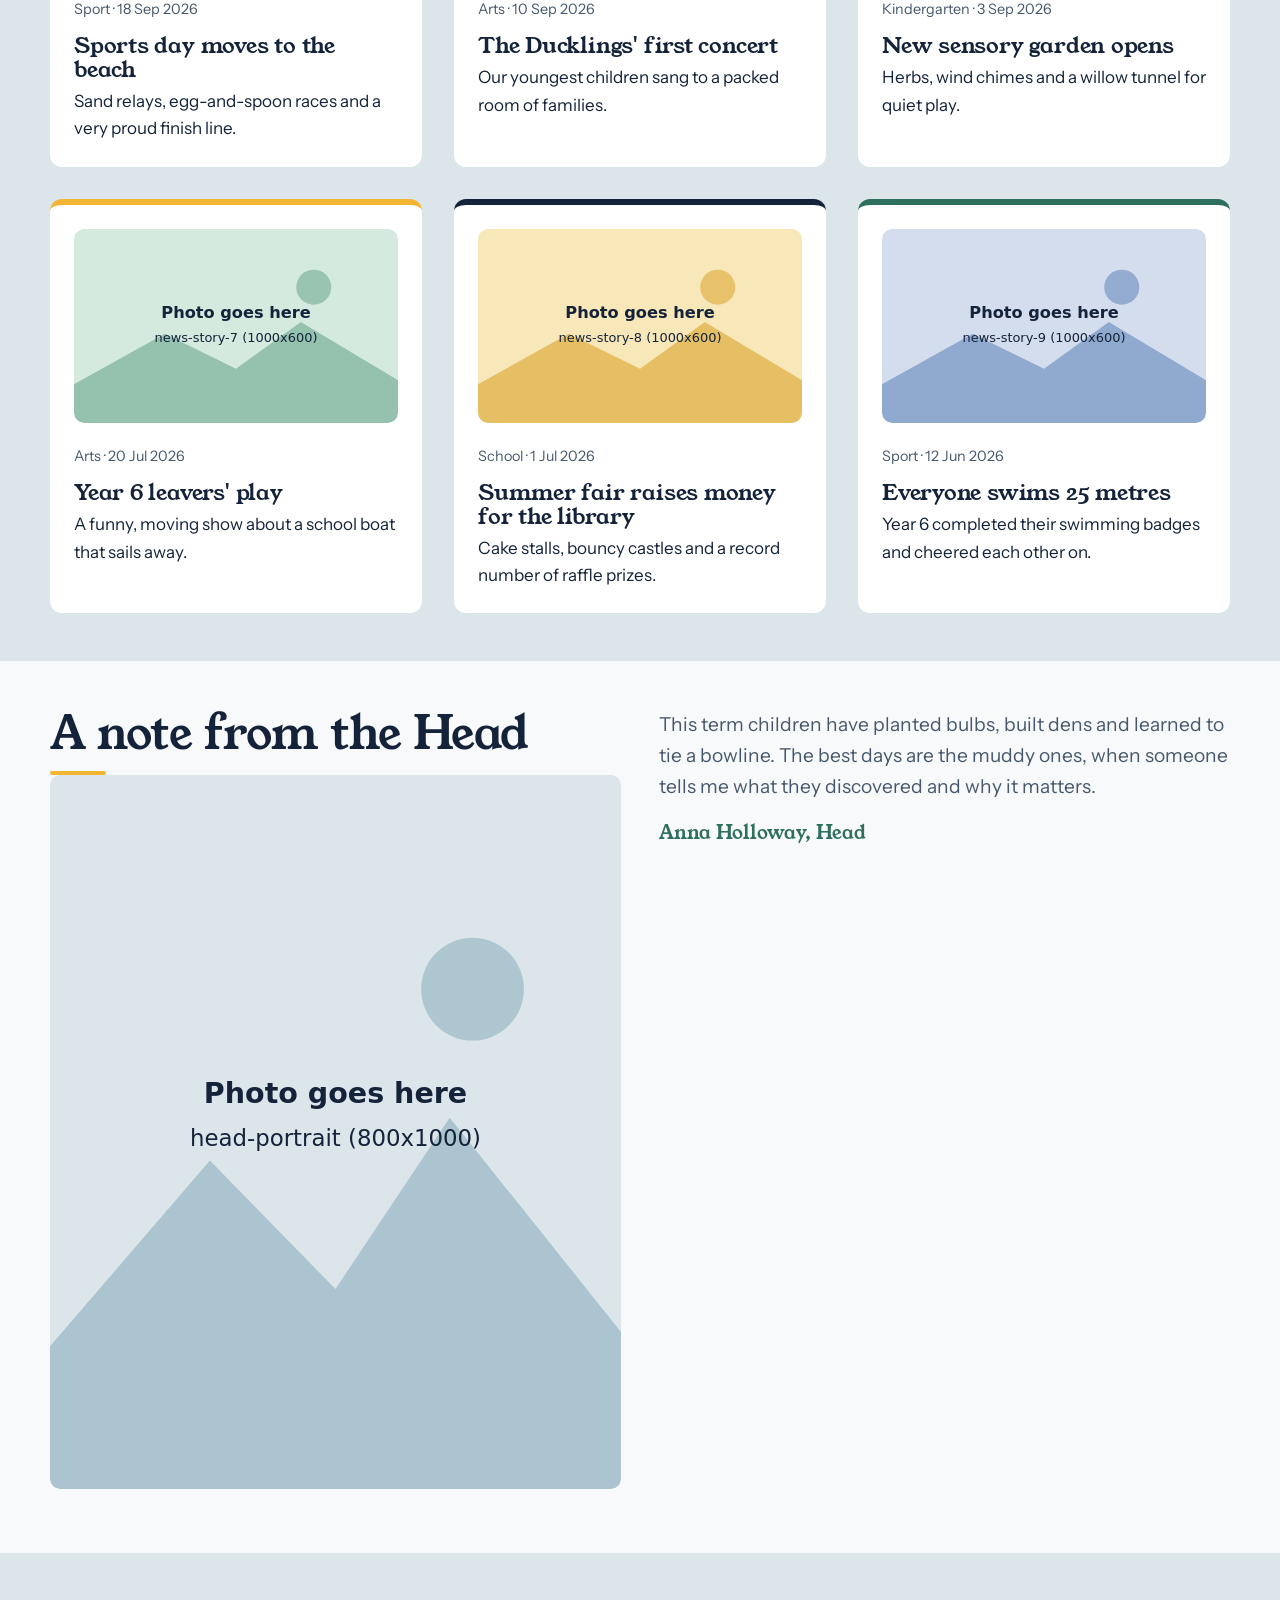
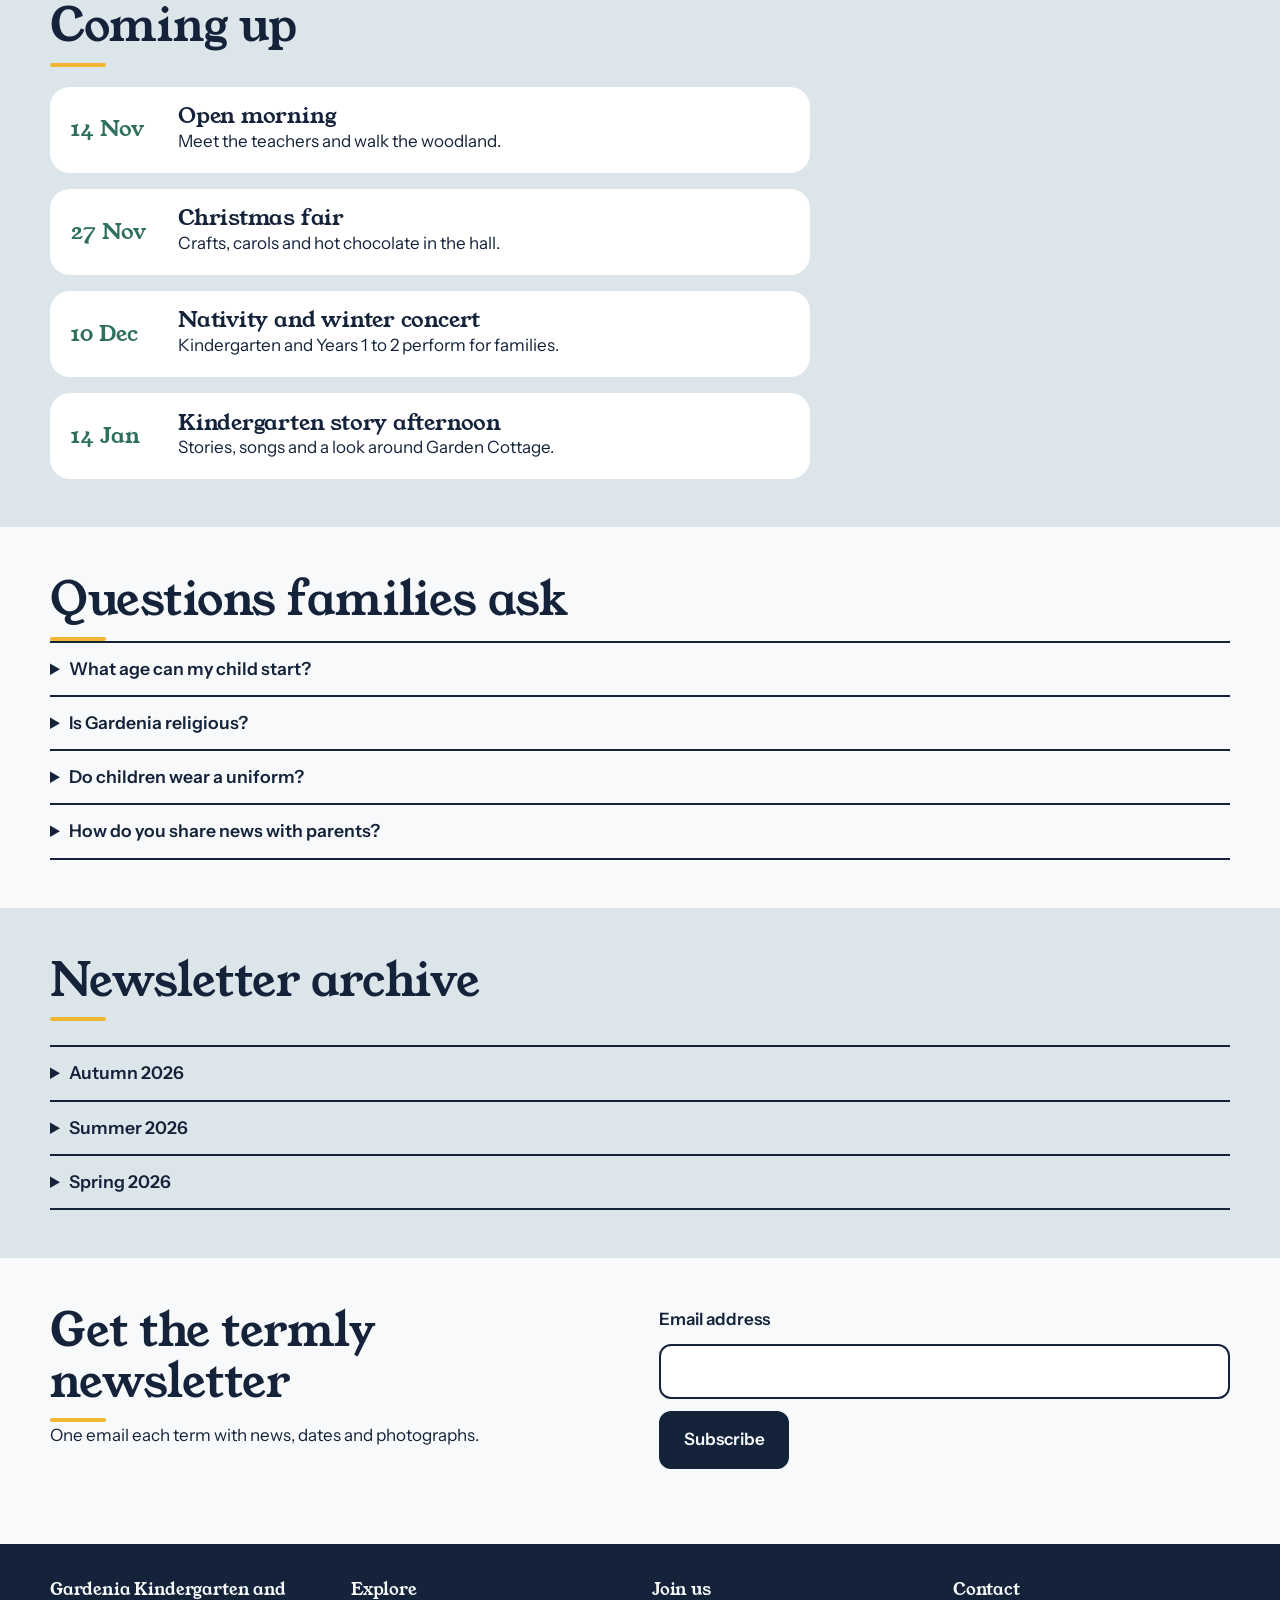
<file: about.html>
<!DOCTYPE html>
<html lang="en-GB">
  <head>
    <meta charset="utf-8">
    <meta name="viewport" content="width=device-width, initial-scale=1">
    <title>About, People and News | Gardenia School</title>
    <meta
      name="description"
      content="Our story, how we teach, our teachers, prefects and class leaders, plus the latest news and events at Gardenia Kindergarten and Primary School."
    >
    <link href="https://www.example.com/about.html" rel="canonical">
    <meta name="robots" content="index, follow, max-image-preview:large">
    <meta name="theme-color" content="#14233A">
    <meta name="application-name" content="Gardenia">
    <meta name="apple-mobile-web-app-title" content="Gardenia">
    <link type="image/png" href="images/favicon-96x96.png" rel="icon" sizes="96x96">
    <link type="image/svg+xml" href="images/favicon.svg rel="icon">
    <link href="images/favicon.ico rel="shortcut icon">
    <link href="images/apple-touch-icon.png" rel="apple-touch-icon" sizes="180x180">
    <link href="site.webmanifest" rel="manifest">
    <meta property="og:type" content="website">
    <meta property="og:site_name" content="Gardenia Kindergarten and Primary School">
    <meta property="og:locale" content="en_GB">
    <meta property="og:title" content="About, People and News | Gardenia School">
    <meta
      property="og:description"
      content="Our story, how we teach, our teachers, prefects and class leaders, plus the latest news and events at Gardenia Kindergarten and Primary School."
    >
    <meta property="og:url" content="https://www.example.com/about.html">
    <meta property="og:image" content="https://www.example.com/img/social-share.jpg">
    <meta property="og:image:width" content="1200">
    <meta property="og:image:height" content="630">
    <meta
      property="og:image:alt"
      content="Gardenia Kindergarten and Primary School: a sunny coastal school scene with the school building, hills and sea"
    >
    <meta name="twitter:card" content="summary_large_image">
    <meta name="twitter:title" content="About, People and News | Gardenia School">
    <meta
      name="twitter:description"
      content="Our story, how we teach, our teachers, prefects and class leaders, plus the latest news and events at Gardenia Kindergarten and Primary School."
    >
    <meta name="twitter:image" content="https://www.example.com/img/social-share.jpg">
    <meta
      name="twitter:image:alt"
      content="Gardenia Kindergarten and Primary School: a sunny coastal school scene with the school building, hills and sea"
    >
    <script type="application/ld+json">
      {
        "@context": "https://schema.org",
        "@graph": [
          {
            "@type": [
              "ElementarySchool",
              "PreSchool"
            ],
            "@id": "https://www.example.com/#school",
            "name": "Gardenia Kindergarten and Primary School",
            "url": "https://www.example.com/",
            "logo": "https://www.example.com/icon-512.png",
            "image": "https://www.example.com/img/social-share.jpg",
            "description": "A co-educational day kindergarten and primary school for children aged 2 to 11, with forest school, small classes and wraparound care.",
            "foundingDate": "1891",
            "telephone": "+00 (0)1234 567890",
            "address": {
              "@type": "PostalAddress",
              "streetAddress": "Nakitokolo",
              "addressLocality": "Namagoma"
            },
            "openingHoursSpecification": [
              {
                "@type": "OpeningHoursSpecification",
                "dayOfWeek": [
                  "Monday",
                  "Tuesday",
                  "Wednesday",
                  "Thursday",
                  "Friday"
                ],
                "opens": "08:00",
                "closes": "18:00"
              },
              {
                "@type": "OpeningHoursSpecification",
                "dayOfWeek": "Saturday",
                "opens": "09:00",
                "closes": "12:00"
              }
            ]
          },
          {
            "@type": "WebSite",
            "@id": "https://www.example.com/#website",
            "url": "https://www.example.com/",
            "name": "Gardenia Kindergarten and Primary School",
            "inLanguage": "en-GB",
            "publisher": {
              "@id": "https://www.example.com/#school"
            }
          },
          {
            "@type": "AboutPage",
            "@id": "https://www.example.com/about.html#webpage",
            "url": "https://www.example.com/about.html",
            "name": "About, People and News | Gardenia School",
            "description": "Our story, how we teach, our teachers, prefects and class leaders, plus the latest news and events at Gardenia Kindergarten and Primary School.",
            "inLanguage": "en-GB",
            "isPartOf": {
              "@id": "https://www.example.com/#website"
            },
            "about": {
              "@id": "https://www.example.com/#school"
            },
            "primaryImageOfPage": {
              "@type": "ImageObject",
              "url": "https://www.example.com/img/social-share.jpg"
            },
            "breadcrumb": {
              "@id": "https://www.example.com/about.html#breadcrumb"
            }
          },
          {
            "@type": "BreadcrumbList",
            "@id": "https://www.example.com/about.html#breadcrumb",
            "itemListElement": [
              {
                "@type": "ListItem",
                "position": 1,
                "name": "Home",
                "item": "https://www.example.com/"
              },
              {
                "@type": "ListItem",
                "position": 2,
                "name": "About us",
                "item": "https://www.example.com/about.html"
              }
            ]
          }
        ]
      }
    </script>
    <script>document.documentElement.classList.add('js')</script>
    <script src="js/theme.js"></script>
    <link href="https://fonts.googleapis.com" rel="preconnect">
    <link href="https://fonts.gstatic.com" rel="preconnect" crossorigin="">
    <link
      href="https://fonts.googleapis.com/css2?family=Instrument+Sans:wght@400;500;600&amp;family=Young+Serif&amp;display=swap"
      rel="stylesheet"
    >
    <link href="css/base.css" rel="stylesheet">
    <link href="css/about.css" rel="stylesheet">
  </head>

  <body>
    <a class="skip" href="#main">Skip to content</a>

    <header class="site-header">
      <div class="wrap">
        <a class="brand" href="index.html">
          <img src="images/logo-full-256-original.png" width="50px" alt="">
          <span>Gardenia<small>Kindergarten and Primary School</small></span>
        </a>
        <button
          class="nav-toggle"
          type="button"
          aria-expanded="false"
          aria-controls="nav"
          aria-label="Open menu"
        >
          <span class="bars" aria-hidden="true">
            <i></i>
            <i></i>
            <i></i>
          </span>
        </button>
        <nav id="nav" class="nav" aria-label="Main">
          <ul>
            <li style="--i:0"><a href="index.html">Home</a></li>
            <li style="--i:1"><a href="about.html" aria-current="page">About</a></li>
            <li style="--i:2"><a href="academics.html">Learning</a></li>
            <li style="--i:3"><a href="life.html">Life</a></li>
            <li style="--i:4"><a href="admissions.html">Admissions</a></li>
            <li style="--i:5"><a class="nav-cta" href="contact.html">Book a visit</a></li>
          </ul>
        </nav>
      </div>
    </header>

    <main id="main">
      <section class="page-banner">
        <img class="banner-img" src="img/about-banner.svg" alt="" width="1600" height="600">
        <div class="wrap">
          <h1 data-reveal="up">A small school with a big heart</h1>
          <p data-delay="1" data-reveal="up">
            Our story, our people and what has been happening at Gardenia lately.
          </p>
        </div>
      </section>

      <nav id="about-nav" class="subnav" aria-label="On this page">
        <div class="wrap"><a href="#story">Our story</a><a href="#approach">How we teach</a><a href="#management">Management</a><a href="#teachers">Teachers</a><a href="#prefects">Prefects</a><a href="#class-leaders">Class leaders</a><a href="#campuses">Campuses</a><a href="#news">News</a><a href="#events">Events</a><a href="#newsletter">Newsletter</a></div>
      </nav>

      <section id="story" class="section story">
        <div class="wrap two-col">
          <div>
            <h2 data-reveal="up">Our story</h2>
            <p class="lede" data-delay="1" data-reveal="up">Select a date to read what changed.</p>
            <figure class="photo" data-delay="1" data-reveal="zoom">
              <img
                src="img/about-story.svg"
                alt="An old photograph of the boathouse school"
                width="1200"
                height="900"
                loading="lazy"
              >
            </figure>
          </div>
          <ol id="timeline" class="timeline">
            <li data-delay="1" data-reveal="up">
              <button aria-expanded="false"><span>1891</span> The boathouse school</button>
              <p hidden>
                A retired sea captain taught twelve fishermen's children reading, counting and
                knots.
              </p>
            </li>
            <li data-delay="2" data-reveal="up">
              <button aria-expanded="false"><span>1948</span> First kindergarten room</button>
              <p hidden>
                Parents asked for a place for their four-year-olds, so a sunny room with a sand tray
                opened.
              </p>
            </li>
            <li data-delay="3" data-reveal="up">
              <button aria-expanded="false"><span>1975</span> Garden Cottage opens</button>
              <p hidden>A nursery for the youngest children opened beside the school garden.</p>
            </li>
            <li data-delay="4" data-reveal="up">
              <button aria-expanded="false"><span>2012</span> Forest school begins</button>
              <p hidden>Weekly woodland sessions became part of the timetable for every class.</p>
            </li>
            <li data-delay="1" data-reveal="up">
              <button aria-expanded="false"><span>2024</span> New primary building</button>
              <p hidden>Bright classrooms, a library tree house and a sensory garden were added.</p>
            </li>
          </ol>
        </div>
      </section>

      <section id="approach" class="section section--mist approach">
        <div class="wrap">
          <h2 data-reveal="up">How we teach</h2>
          <p class="lede" data-delay="1" data-reveal="up">
            Four ideas shape every lesson, from the youngest room to Year 6.
          </p>
          <ul class="approach-grid">
            <li data-delay="1" data-reveal="up">
              <figure class="photo">
                <img
                  src="img/approach-play.svg"
                  alt="Children playing at the sand tray"
                  width="800"
                  height="600"
                  loading="lazy"
                >
              </figure>
              <h3>Learning through play</h3>
              <p>
                Young children learn best when they are busy and curious. Play is how they practise
                language, number and friendship.
              </p>
            </li>
            <li data-delay="2" data-reveal="up">
              <figure class="photo">
                <img
                  src="img/approach-words.svg"
                  alt="A teacher reading a story to a circle of children"
                  width="800"
                  height="600"
                  loading="lazy"
                >
              </figure>
              <h3>Words first</h3>
              <p>
                Stories, songs and talk come before pencils. Strong speaking and listening make
                reading and writing easier.
              </p>
            </li>
            <li data-delay="3" data-reveal="up">
              <figure class="photo">
                <img
                  src="img/approach-nature.svg"
                  alt="Children exploring the woodland"
                  width="800"
                  height="600"
                  loading="lazy"
                >
              </figure>
              <h3>Nature as a classroom</h3>
              <p>Outdoor lessons build confidence, fitness and an eye for detail.</p>
            </li>
            <li data-delay="4" data-reveal="up">
              <figure class="photo">
                <img
                  src="img/approach-feelings.svg"
                  alt="Two children comforting each other"
                  width="800"
                  height="600"
                  loading="lazy"
                >
              </figure>
              <h3>Feelings matter</h3>
              <p>Children learn the words for how they feel and how to look after others.</p>
            </li>
          </ul>
        </div>
      </section>

      <section id="key-person" class="section keyperson">
        <div class="wrap two-col">
          <div>
            <h2 data-reveal="up">A grown-up who knows your child</h2>
            <p>
              In Kindergarten every child has a key person. In primary, a class teacher and a
              teaching assistant work together all year. Choose an age group to see how it works.
            </p>
          </div>
          <div class="tutor-box" data-delay="1" data-reveal="up">
            <h3>Who looks after my child?</h3>
            <label for="key-year">Age group</label>
            <select id="key-year">
              <option value="">Select an age group</option>
              <option value="toddlers">Toddlers (2 to 3)</option>
              <option value="kg">Pre-K and Reception (3 to 5)</option>
              <option value="lower">Years 1 to 2 (5 to 7)</option>
              <option value="upper">Years 3 to 6 (7 to 11)</option>
            </select>
            <p id="key-out" aria-live="polite">
              Pick an age group to see who your child's main adult will be.
            </p>
          </div>
        </div>
      </section>

      <section id="management" class="section">
        <div class="wrap">
          <h2 data-reveal="up">Management team</h2>
          <p class="lede" data-delay="1" data-reveal="up">
            The adults who lead the school day to day.
          </p>
          <ul class="people-grid">
            <li class="person" data-delay="1" data-reveal="up">
              <figure class="photo">
                <img
                  src="img/person-anna-holloway.svg"
                  alt="Portrait of Anna Holloway, Head of the School"
                  width="400"
                  height="400"
                  loading="lazy"
                >
              </figure>
              <h3>Anna Holloway</h3>
              <p class="role">Head of the School</p>
              <p class="bio">
                Taught in primary schools for 22 years before joining Gardenia. Reads a story to a
                different class every Friday.
              </p>
            </li>
            <li class="person" data-delay="2" data-reveal="up">
              <figure class="photo">
                <img
                  src="img/person-rafael-mendes.svg"
                  alt="Portrait of Rafael Mendes, Deputy Head, Learning"
                  width="400"
                  height="400"
                  loading="lazy"
                >
              </figure>
              <h3>Rafael Mendes</h3>
              <p class="role">Deputy Head, Learning</p>
              <p class="bio">
                Looks after the curriculum, teaching quality and how we share progress with parents.
              </p>
            </li>
            <li class="person" data-delay="3" data-reveal="up">
              <figure class="photo">
                <img
                  src="img/person-priya-nair.svg"
                  alt="Portrait of Priya Nair, Head of Kindergarten"
                  width="400"
                  height="400"
                  loading="lazy"
                >
              </figure>
              <h3>Priya Nair</h3>
              <p class="role">Head of Kindergarten</p>
              <p class="bio">Leads Garden Cottage and everything for children aged 2 to 5.</p>
            </li>
            <li class="person" data-delay="4" data-reveal="up">
              <figure class="photo">
                <img
                  src="img/person-daniel-okafor.svg"
                  alt="Portrait of Daniel Okafor, Head of Primary"
                  width="400"
                  height="400"
                  loading="lazy"
                >
              </figure>
              <h3>Daniel Okafor</h3>
              <p class="role">Head of Primary</p>
              <p class="bio">Leads Years 1 to 6, pupil voice and the prefect team.</p>
            </li>
            <li class="person" data-delay="1" data-reveal="up">
              <figure class="photo">
                <img
                  src="img/person-sade-komolafe.svg"
                  alt="Portrait of Sade Komolafe, Designated Safeguarding Lead"
                  width="400"
                  height="400"
                  loading="lazy"
                >
              </figure>
              <h3>Sade Komolafe</h3>
              <p class="role">Designated Safeguarding Lead</p>
              <p class="bio">Leads wellbeing and child protection across both sites.</p>
            </li>
            <li class="person" data-delay="2" data-reveal="up">
              <figure class="photo">
                <img
                  src="img/person-hannah-brooks.svg"
                  alt="Portrait of Hannah Brooks, Head of Learning Support"
                  width="400"
                  height="400"
                  loading="lazy"
                >
              </figure>
              <h3>Hannah Brooks</h3>
              <p class="role">Head of Learning Support</p>
              <p class="bio">Leads support for children who need extra help or extra challenge.</p>
            </li>
            <li class="person" data-delay="3" data-reveal="up">
              <figure class="photo">
                <img
                  src="img/person-tom-wardle.svg"
                  alt="Portrait of Tom Wardle, Forest School Lead"
                  width="400"
                  height="400"
                  loading="lazy"
                >
              </figure>
              <h3>Tom Wardle</h3>
              <p class="role">Forest School Lead</p>
              <p class="bio">Runs the woodland classroom, the small farm and sea-safety lessons.</p>
            </li>
            <li class="person" data-delay="4" data-reveal="up">
              <figure class="photo">
                <img
                  src="img/person-grace-linden.svg"
                  alt="Portrait of Grace Linden, School Business Manager"
                  width="400"
                  height="400"
                  loading="lazy"
                >
              </figure>
              <h3>Grace Linden</h3>
              <p class="role">School Business Manager</p>
              <p class="bio">Looks after finance, premises, catering and school transport.</p>
            </li>
            <li class="person" data-delay="1" data-reveal="up">
              <figure class="photo">
                <img
                  src="img/person-marta-silva.svg"
                  alt="Portrait of Marta Silva, Admissions Registrar"
                  width="400"
                  height="400"
                  loading="lazy"
                >
              </figure>
              <h3>Marta Silva</h3>
              <p class="role">Admissions Registrar</p>
              <p class="bio">The first friendly voice most families hear.</p>
            </li>
            <li class="person" data-delay="2" data-reveal="up">
              <figure class="photo">
                <img
                  src="img/person-joel-whitaker.svg"
                  alt="Portrait of Joel Whitaker, Head of Clubs and Wraparound Care"
                  width="400"
                  height="400"
                  loading="lazy"
                >
              </figure>
              <h3>Joel Whitaker</h3>
              <p class="role">Head of Clubs and Wraparound Care</p>
              <p class="bio">Plans breakfast club, after-school club and the clubs timetable.</p>
            </li>
          </ul>
          <h3 class="sub-h">Board of governors</h3>
          <ul class="gov-list">
            <li data-delay="1" data-reveal="up">
              <b>Dr Ibrahim Yusuf</b><span>Chair of Governors</span>
            </li>
            <li data-delay="2" data-reveal="up"><b>Margaret Ellis</b><span>Vice Chair</span></li>
            <li data-delay="3" data-reveal="up">
              <b>Chen Wei</b><span>Safeguarding Governor</span>
            </li>
            <li data-delay="4" data-reveal="up">
              <b>Laura Bennett</b><span>Parent Governor</span>
            </li>
            <li data-delay="1" data-reveal="up">
              <b>Samira Haddad</b><span>Finance Governor</span>
            </li>
          </ul>
        </div>
      </section>

      <section id="teachers" class="section section--mist">
        <div class="wrap">
          <h2 data-reveal="up">Our teachers</h2>
          <p class="lede" data-delay="1" data-reveal="up">
            Every class has a teacher and a teaching assistant. Specialists teach languages, music,
            art, PE and computing.
          </p>
          <div class="people-tools" data-delay="1" data-reveal="up">
            <label class="sr-only" for="staff-search">Search teachers</label>
            <input
              id="staff-search"
              type="search"
              autocomplete="off"
              placeholder="Search by name, class or subject"
            >
            <div id="staff-chips" class="chips" aria-label="Filter teachers">
              <button aria-pressed="true" data-group="all">All</button>
              <button aria-pressed="false" data-group="kg">Kindergarten</button>
              <button aria-pressed="false" data-group="lower">Years 1 to 2</button>
              <button aria-pressed="false" data-group="upper">Years 3 to 6</button>
              <button aria-pressed="false" data-group="spec">Specialists</button>
            </div>
          </div>
          <ul id="staff-grid" class="people-grid">
            <li class="person" data-delay="1" data-group="kg" data-reveal="up">
              <figure class="photo">
                <img
                  src="img/person-ms-aisha-rahman.svg"
                  alt="Portrait of Ms Aisha Rahman, Ducklings lead key person, ages 2 to 3"
                  width="400"
                  height="400"
                  loading="lazy"
                >
              </figure>
              <h3>Ms Aisha Rahman</h3>
              <p class="role">Ducklings lead key person, ages 2 to 3</p>
              <p class="bio">Sings the tidy-up song so well that parents ask for a recording.</p>
            </li>
            <li class="person" data-delay="2" data-group="kg" data-reveal="up">
              <figure class="photo">
                <img
                  src="img/person-mr-leo-fischer.svg"
                  alt="Portrait of Mr Leo Fischer, Otters class teacher, Pre-K"
                  width="400"
                  height="400"
                  loading="lazy"
                >
              </figure>
              <h3>Mr Leo Fischer</h3>
              <p class="role">Otters class teacher, Pre-K</p>
              <p class="bio">Runs the mud kitchen café every Thursday.</p>
            </li>
            <li class="person" data-delay="3" data-group="kg" data-reveal="up">
              <figure class="photo">
                <img
                  src="img/person-ms-chloe-tran.svg"
                  alt="Portrait of Ms Chloe Tran, Kingfishers class teacher, Reception"
                  width="400"
                  height="400"
                  loading="lazy"
                >
              </figure>
              <h3>Ms Chloe Tran</h3>
              <p class="role">Kingfishers class teacher, Reception</p>
              <p class="bio">Turns phonics into treasure hunts.</p>
            </li>
            <li class="person" data-delay="4" data-group="lower" data-reveal="up">
              <figure class="photo">
                <img
                  src="img/person-mrs-olivia-grant.svg"
                  alt="Portrait of Mrs Olivia Grant, Year 1 class teacher"
                  width="400"
                  height="400"
                  loading="lazy"
                >
              </figure>
              <h3>Mrs Olivia Grant</h3>
              <p class="role">Year 1 class teacher</p>
              <p class="bio">Looks after a class snail called Gary.</p>
            </li>
            <li class="person" data-delay="1" data-group="lower" data-reveal="up">
              <figure class="photo">
                <img
                  src="img/person-mr-samuel-adeyemi.svg"
                  alt="Portrait of Mr Samuel Adeyemi, Year 2 class teacher"
                  width="400"
                  height="400"
                  loading="lazy"
                >
              </figure>
              <h3>Mr Samuel Adeyemi</h3>
              <p class="role">Year 2 class teacher</p>
              <p class="bio">Teaches maths with a shop in the corner of the classroom.</p>
            </li>
            <li class="person" data-delay="2" data-group="upper" data-reveal="up">
              <figure class="photo">
                <img
                  src="img/person-ms-nina-petrov.svg"
                  alt="Portrait of Ms Nina Petrov, Year 3 class teacher"
                  width="400"
                  height="400"
                  loading="lazy"
                >
              </figure>
              <h3>Ms Nina Petrov</h3>
              <p class="role">Year 3 class teacher</p>
              <p class="bio">Writing coach and keeper of the story tree.</p>
            </li>
            <li class="person" data-delay="3" data-group="upper" data-reveal="up">
              <figure class="photo">
                <img
                  src="img/person-mr-jack-morrison.svg"
                  alt="Portrait of Mr Jack Morrison, Year 4 class teacher"
                  width="400"
                  height="400"
                  loading="lazy"
                >
              </figure>
              <h3>Mr Jack Morrison</h3>
              <p class="role">Year 4 class teacher</p>
              <p class="bio">History detective with a box of mystery objects.</p>
            </li>
            <li class="person" data-delay="4" data-group="upper" data-reveal="up">
              <figure class="photo">
                <img
                  src="img/person-mrs-fatima-khan.svg"
                  alt="Portrait of Mrs Fatima Khan, Year 5 class teacher, science lead"
                  width="400"
                  height="400"
                  loading="lazy"
                >
              </figure>
              <h3>Mrs Fatima Khan</h3>
              <p class="role">Year 5 class teacher, science lead</p>
              <p class="bio">Organiser of the yearly egg-drop challenge.</p>
            </li>
            <li class="person" data-delay="1" data-group="upper" data-reveal="up">
              <figure class="photo">
                <img
                  src="img/person-mr-ethan-cole.svg"
                  alt="Portrait of Mr Ethan Cole, Year 6 class teacher, prefect mentor"
                  width="400"
                  height="400"
                  loading="lazy"
                >
              </figure>
              <h3>Mr Ethan Cole</h3>
              <p class="role">Year 6 class teacher, prefect mentor</p>
              <p class="bio">Leads the residential week and the leavers' play.</p>
            </li>
            <li class="person" data-delay="2" data-group="spec" data-reveal="up">
              <figure class="photo">
                <img
                  src="img/person-ms-isabel-moreno.svg"
                  alt="Portrait of Ms Isabel Moreno, Spanish and French"
                  width="400"
                  height="400"
                  loading="lazy"
                >
              </figure>
              <h3>Ms Isabel Moreno</h3>
              <p class="role">Spanish and French</p>
              <p class="bio">Teaches through songs, games and a lot of laughing.</p>
            </li>
            <li class="person" data-delay="3" data-group="spec" data-reveal="up">
              <figure class="photo">
                <img
                  src="img/person-mr-kofi-mensah.svg"
                  alt="Portrait of Mr Kofi Mensah, Music"
                  width="400"
                  height="400"
                  loading="lazy"
                >
              </figure>
              <h3>Mr Kofi Mensah</h3>
              <p class="role">Music</p>
              <p class="bio">Conducts both choirs and the ukulele orchestra.</p>
            </li>
            <li class="person" data-delay="4" data-group="spec" data-reveal="up">
              <figure class="photo">
                <img
                  src="img/person-ms-rhea-patel.svg"
                  alt="Portrait of Ms Rhea Patel, Art and design"
                  width="400"
                  height="400"
                  loading="lazy"
                >
              </figure>
              <h3>Ms Rhea Patel</h3>
              <p class="role">Art and design</p>
              <p class="bio">Runs the open studio at lunchtime.</p>
            </li>
            <li class="person" data-delay="1" data-group="spec" data-reveal="up">
              <figure class="photo">
                <img
                  src="img/person-mr-callum-reid.svg"
                  alt="Portrait of Mr Callum Reid, PE and swimming"
                  width="400"
                  height="400"
                  loading="lazy"
                >
              </figure>
              <h3>Mr Callum Reid</h3>
              <p class="role">PE and swimming</p>
              <p class="bio">Taught half the school to swim.</p>
            </li>
            <li class="person" data-delay="2" data-group="spec" data-reveal="up">
              <figure class="photo">
                <img
                  src="img/person-ms-mei-liu.svg"
                  alt="Portrait of Ms Mei Liu, Computing and wellbeing"
                  width="400"
                  height="400"
                  loading="lazy"
                >
              </figure>
              <h3>Ms Mei Liu</h3>
              <p class="role">Computing and wellbeing</p>
              <p class="bio">Teaches safe, kind and curious use of technology.</p>
            </li>
          </ul>
          <p id="staff-empty" hidden>No teacher matches that search. Clear it or choose All.</p>
          <p class="note" data-delay="1" data-reveal="up">
            Our teaching assistants, key people, kitchen team and caretakers also help every day.
            Thank you to all of them.
          </p>
        </div>
      </section>

      <section id="prefects" class="section">
        <div class="wrap">
          <h2 data-reveal="up">Prefects</h2>
          <p class="lede" data-delay="1" data-reveal="up">
            Year 6 pupils who lead by example. Pupils are shown by first name only.
          </p>
          <h3 class="sub-h">Head pupils</h3>
          <ul class="pupil-grid pupil-grid--feature">
            <li class="pupil" data-delay="1" data-reveal="up">
              <img
                class="avatar-photo"
                src="img/pupil-amara.svg"
                alt="Portrait of Amara, Head Pupil, Year 6"
                width="400"
                height="400"
                loading="lazy"
              >
              <h3>Amara</h3>
              <p class="role">Head Pupil, Year 6</p>
              <p class="bio">I want every new child to feel welcome on their first day.</p>
            </li>
            <li class="pupil" data-delay="2" data-reveal="up">
              <img
                class="avatar-photo"
                src="img/pupil-theo.svg"
                alt="Portrait of Theo, Head Pupil, Year 6"
                width="400"
                height="400"
                loading="lazy"
              >
              <h3>Theo</h3>
              <p class="role">Head Pupil, Year 6</p>
              <p class="bio">I am looking forward to running the school assembly.</p>
            </li>
          </ul>
          <h3 class="sub-h">Deputy head pupils</h3>
          <ul class="pupil-grid">
            <li class="pupil" data-delay="1" data-reveal="up">
              <img
                class="avatar-photo"
                src="img/pupil-sofia.svg"
                alt="Portrait of Sofia, Deputy Head Pupil, Year 6"
                width="400"
                height="400"
                loading="lazy"
              >
              <h3>Sofia</h3>
              <p class="role">Deputy Head Pupil, Year 6</p>
            </li>
            <li class="pupil" data-delay="2" data-reveal="up">
              <img
                class="avatar-photo"
                src="img/pupil-kwame.svg"
                alt="Portrait of Kwame, Deputy Head Pupil, Year 6"
                width="400"
                height="400"
                loading="lazy"
              >
              <h3>Kwame</h3>
              <p class="role">Deputy Head Pupil, Year 6</p>
            </li>
          </ul>
          <h3 class="sub-h">Prefects and captains</h3>
          <ul class="pupil-grid">
            <li class="pupil" data-delay="1" data-reveal="up">
              <img
                class="avatar-photo"
                src="img/pupil-mina.svg"
                alt="Portrait of Mina, Library prefect, Year 6"
                width="400"
                height="400"
                loading="lazy"
              >
              <h3>Mina</h3>
              <p class="role">Library prefect, Year 6</p>
            </li>
            <li class="pupil" data-delay="2" data-reveal="up">
              <img
                class="avatar-photo"
                src="img/pupil-luca.svg"
                alt="Portrait of Luca, Eco prefect, Year 6"
                width="400"
                height="400"
                loading="lazy"
              >
              <h3>Luca</h3>
              <p class="role">Eco prefect, Year 6</p>
            </li>
            <li class="pupil" data-delay="3" data-reveal="up">
              <img
                class="avatar-photo"
                src="img/pupil-zainab.svg"
                alt="Portrait of Zainab, Sports captain, Year 6"
                width="400"
                height="400"
                loading="lazy"
              >
              <h3>Zainab</h3>
              <p class="role">Sports captain, Year 6</p>
            </li>
            <li class="pupil" data-delay="4" data-reveal="up">
              <img
                class="avatar-photo"
                src="img/pupil-arjun.svg"
                alt="Portrait of Arjun, Music prefect, Year 6"
                width="400"
                height="400"
                loading="lazy"
              >
              <h3>Arjun</h3>
              <p class="role">Music prefect, Year 6</p>
            </li>
            <li class="pupil" data-delay="1" data-reveal="up">
              <img
                class="avatar-photo"
                src="img/pupil-freya.svg"
                alt="Portrait of Freya, Reading buddies lead, Year 6"
                width="400"
                height="400"
                loading="lazy"
              >
              <h3>Freya</h3>
              <p class="role">Reading buddies lead, Year 6</p>
            </li>
            <li class="pupil" data-delay="2" data-reveal="up">
              <img
                class="avatar-photo"
                src="img/pupil-omar.svg"
                alt="Portrait of Omar, School council chair, Year 6"
                width="400"
                height="400"
                loading="lazy"
              >
              <h3>Omar</h3>
              <p class="role">School council chair, Year 6</p>
            </li>
            <li class="pupil" data-delay="3" data-reveal="up">
              <img
                class="avatar-photo"
                src="img/pupil-ella.svg"
                alt="Portrait of Ella, Playground friends lead, Year 6"
                width="400"
                height="400"
                loading="lazy"
              >
              <h3>Ella</h3>
              <p class="role">Playground friends lead, Year 6</p>
            </li>
            <li class="pupil" data-delay="4" data-reveal="up">
              <img
                class="avatar-photo"
                src="img/pupil-noah.svg"
                alt="Portrait of Noah, Garden prefect, Year 6"
                width="400"
                height="400"
                loading="lazy"
              >
              <h3>Noah</h3>
              <p class="role">Garden prefect, Year 6</p>
            </li>
          </ul>
        </div>
      </section>

      <section id="class-leaders" class="section section--ink">
        <div class="wrap">
          <h2 data-reveal="up">Class leaders and monitors</h2>
          <p class="lede" data-delay="1" data-reveal="up">
            Every class chooses a class leader and a deputy each half term, and gives jobs to
            everyone in turn.
          </p>
          <div class="leaders-tool">
            <label for="class-select">Choose a class</label>
            <select id="class-select">
              <option value="otters">Otters (Pre-K)</option>
              <option value="kingfishers">Kingfishers (Reception)</option>
              <option value="year1">Year 1</option>
              <option value="year2">Year 2</option>
              <option value="year3">Year 3</option>
              <option value="year4">Year 4</option>
              <option value="year5">Year 5</option>
              <option selected value="year6">Year 6</option>
            </select>
            <div
              id="class-panel"
              class="class-panel"
              aria-live="polite"
              data-delay="1"
              data-reveal="up"
            >
              <p id="class-teacher" class="class-teacher"></p>
              <div class="leader-pair">
                <div class="badge-card">
                  <span id="cl-leader-initial" class="initial"></span>
                  <div>
                    <h3 id="cl-leader"></h3>
                    <p id="cl-leader-title"></p>
                  </div>
                </div>
                <div class="badge-card">
                  <span id="cl-deputy-initial" class="initial initial--alt"></span>
                  <div>
                    <h3 id="cl-deputy"></h3>
                    <p id="cl-deputy-title"></p>
                  </div>
                </div>
              </div>
              <h3 class="sub-h">Monitors this half term</h3>
              <ul id="monitor-list" class="monitor-list"></ul>
            </div>
          </div>
        </div>
      </section>

      <section id="roles" class="section">
        <div class="wrap">
          <h2 data-reveal="up">How roles are chosen</h2>
          <p class="lede" data-delay="1" data-reveal="up">
            Every pupil gets a chance to lead, and everyone gets a vote.
          </p>
          <ol class="vote-steps">
            <li data-delay="1" data-reveal="up">
              <h3>Think</h3>
              <p>Children think about what they could offer their class or school.</p>
            </li>
            <li data-delay="2" data-reveal="up">
              <h3>Nominate</h3>
              <p>Pupils put themselves or a friend forward.</p>
            </li>
            <li data-delay="3" data-reveal="up">
              <h3>Speak</h3>
              <p>Candidates give a one-minute talk to the class or assembly.</p>
            </li>
            <li data-delay="4" data-reveal="up">
              <h3>Vote</h3>
              <p>Everyone votes in a real polling booth with a paper ballot.</p>
            </li>
            <li data-delay="1" data-reveal="up">
              <h3>Badge ceremony</h3>
              <p>New leaders receive their badges in front of families.</p>
            </li>
          </ol>
          <div class="two-col role-lists">
            <div>
              <h3>What prefects do</h3>
              <ul class="tick-list">
                <li data-delay="1" data-reveal="up">Welcome visitors and new children</li>
                <li data-delay="2" data-reveal="up">Lead assemblies and charity events</li>
                <li data-delay="3" data-reveal="up">Help younger children at playtime</li>
                <li data-delay="4" data-reveal="up">Bring ideas to the school council</li>
              </ul>
            </div>
            <div>
              <h3>What class leaders do</h3>
              <ul class="tick-list">
                <li data-delay="1" data-reveal="up">Lead the line and greet visitors</li>
                <li data-delay="2" data-reveal="up">Speak for the class at the school council</li>
                <li data-delay="3" data-reveal="up">Look after new children in their class</li>
                <li data-delay="4" data-reveal="up">Hand over their badge fairly at half term</li>
              </ul>
            </div>
          </div>
        </div>
      </section>

      <section class="section join">
        <div class="wrap join-inner">
          <div>
            <h2 data-reveal="up">Join our team</h2>
            <p>
              We are always glad to hear from teachers, teaching assistants and key people. Send us
              a message and tell us about yourself.
            </p>
          </div>
          <a class="btn btn--dark" href="contact.html">Get in touch</a>
        </div>
      </section>

      <section id="campuses" class="section section--ink campus">
        <div class="wrap two-col">
          <div>
            <h2 data-reveal="up">Two sites, five minutes apart</h2>
            <p>
              Garden Cottage is home to ages 2 to 5. The Primary site holds Years 1 to 6, the hall,
              the library tree house and the small farm. Children from both visit each other for
              reading buddies and festivals.
            </p>
          </div>
          <ul class="campus-list">
            <li data-delay="1" data-reveal="up">
              <figure class="photo">
                <img
                  src="img/campus-kindergarten.svg"
                  alt="Garden Cottage Kindergarten from the garden"
                  width="900"
                  height="600"
                  loading="lazy"
                >
              </figure>
              <h3>Garden Cottage Kindergarten</h3>
              <p>Ages 2 to 5. Sand and water play, a mud kitchen and a quiet reading nook.</p>
            </li>
            <li data-delay="2" data-reveal="up">
              <figure class="photo">
                <img
                  src="img/campus-primary.svg"
                  alt="The primary school building and playground"
                  width="900"
                  height="600"
                  loading="lazy"
                >
              </figure>
              <h3>Primary site</h3>
              <p>Ages 5 to 11. Classrooms, music room, sports hall, pool and farm.</p>
            </li>
          </ul>
        </div>
      </section>

      <section class="section spaces">
        <div class="wrap">
          <h2 data-reveal="up">Spaces children love</h2>
          <ul class="spaces-grid">
            <li data-delay="1" data-reveal="up">
              <figure class="photo">
                <img
                  src="img/space-mud-kitchen.svg"
                  alt="Mud kitchen"
                  width="600"
                  height="450"
                  loading="lazy"
                >
              </figure>
              <span>Mud kitchen</span>
            </li>
            <li data-delay="2" data-reveal="up">
              <figure class="photo">
                <img
                  src="img/space-library-tree-house.svg"
                  alt="Library tree house"
                  width="600"
                  height="450"
                  loading="lazy"
                >
              </figure>
              <span>Library tree house</span>
            </li>
            <li data-delay="3" data-reveal="up">
              <figure class="photo">
                <img
                  src="img/space-sensory-garden.svg"
                  alt="Sensory garden"
                  width="600"
                  height="450"
                  loading="lazy"
                >
              </figure>
              <span>Sensory garden</span>
            </li>
            <li data-delay="4" data-reveal="up">
              <figure class="photo">
                <img
                  src="img/space-woodland-classroom.svg"
                  alt="Woodland classroom"
                  width="600"
                  height="450"
                  loading="lazy"
                >
              </figure>
              <span>Woodland classroom</span>
            </li>
            <li data-delay="1" data-reveal="up">
              <figure class="photo">
                <img
                  src="img/space-music-room.svg"
                  alt="Music room"
                  width="600"
                  height="450"
                  loading="lazy"
                >
              </figure>
              <span>Music room</span>
            </li>
            <li data-delay="2" data-reveal="up">
              <figure class="photo">
                <img
                  src="img/space-small-farm.svg"
                  alt="Small farm"
                  width="600"
                  height="450"
                  loading="lazy"
                >
              </figure>
              <span>Small farm</span>
            </li>
            <li data-delay="3" data-reveal="up">
              <figure class="photo">
                <img
                  src="img/space-splash-pool.svg"
                  alt="Splash pool"
                  width="600"
                  height="450"
                  loading="lazy"
                >
              </figure>
              <span>Splash pool</span>
            </li>
            <li data-delay="4" data-reveal="up">
              <figure class="photo">
                <img
                  src="img/space-art-studio.svg"
                  alt="Art studio"
                  width="600"
                  height="450"
                  loading="lazy"
                >
              </figure>
              <span>Art studio</span>
            </li>
          </ul>
        </div>
      </section>

      <section id="safe" class="section section--mist safe">
        <div class="wrap two-col">
          <div>
            <h2 data-reveal="up">Safe, always</h2>
            <p class="lede" data-delay="1" data-reveal="up">
              Nothing matters more than children being safe, happy and looked after.
            </p>
          </div>
          <ul class="safe-list">
            <li data-delay="1" data-reveal="up">
              Every adult is checked and trained in child protection.
            </li>
            <li data-delay="2" data-reveal="up">A named safeguarding lead is on site every day.</li>
            <li data-delay="3" data-reveal="up">
              Qualified paediatric first aiders in every building.
            </li>
            <li data-delay="4" data-reveal="up">
              Secure entrances and a signed-in visitor system.
            </li>
            <li data-delay="1" data-reveal="up">
              Wellbeing time in every class, with trusted adults to talk to.
            </li>
          </ul>
        </div>
      </section>

      <section id="community" class="section service">
        <div class="wrap">
          <h2 data-reveal="up">Part of our community</h2>
          <p class="lede" data-delay="1" data-reveal="up">
            Our children give time and ideas to the people around them.
          </p>
          <ul class="service-grid">
            <li data-delay="1" data-reveal="up">
              <figure class="photo">
                <img
                  src="img/community-reading.svg"
                  alt="An older child reading to a younger one"
                  width="800"
                  height="600"
                  loading="lazy"
                >
              </figure>
              <h3>Reading buddies</h3>
              <p>Year 6 pupils read with Kindergarten children each week.</p>
            </li>
            <li data-delay="2" data-reveal="up">
              <figure class="photo">
                <img
                  src="img/community-beach.svg"
                  alt="Children collecting litter on the beach"
                  width="800"
                  height="600"
                  loading="lazy"
                >
              </figure>
              <h3>Beach clean-ups</h3>
              <p>Every class helps look after the shoreline twice a year.</p>
            </li>
            <li data-delay="3" data-reveal="up">
              <figure class="photo">
                <img
                  src="img/community-friends.svg"
                  alt="Parents running a stall at the summer fair"
                  width="800"
                  height="600"
                  loading="lazy"
                >
              </figure>
              <h3>Friends of Gardenia</h3>
              <p>
                Our parents' association runs the summer fair, book sale and second-hand uniform
                shop.
              </p>
            </li>
          </ul>
        </div>
      </section>

      <section id="news" class="section section--mist news-list">
        <div class="wrap">
          <h2 data-reveal="up">News and stories</h2>
          <p class="lede" data-delay="1" data-reveal="up">
            What our children, teachers and families have been up to.
          </p>
          <div class="news-tools" data-delay="1" data-reveal="up">
            <label class="sr-only" for="news-search">Search news</label>
            <input id="news-search" type="search" autocomplete="off" placeholder="Search news">
            <div id="news-chips" class="chips" aria-label="Filter news">
              <button aria-pressed="true" data-cat="all">All</button>
              <button aria-pressed="false" data-cat="school">School</button>
              <button aria-pressed="false" data-cat="kinder">Kindergarten</button>
              <button aria-pressed="false" data-cat="sport">Sport</button>
              <button aria-pressed="false" data-cat="arts">Arts</button>
            </div>
          </div>
          <div id="news-grid" class="news-grid">
            <article data-cat="school" data-delay="1" data-reveal="up">
              <figure class="photo">
                <img
                  src="img/news-story-1.svg"
                  alt="Photo for this news story"
                  width="1000"
                  height="600"
                  loading="lazy"
                >
              </figure>
              <p class="meta">School · 9 Oct 2026</p>
              <h3>Harvest festival fills the food bank</h3>
              <p>Every class brought something from the garden or the shop for local families.</p>
            </article>
            <article data-cat="kinder" data-delay="2" data-reveal="up">
              <figure class="photo">
                <img
                  src="img/news-story-2.svg"
                  alt="Photo for this news story"
                  width="1000"
                  height="600"
                  loading="lazy"
                >
              </figure>
              <p class="meta">Kindergarten · 29 Sep 2026</p>
              <h3>Reception children build a bug hotel</h3>
              <p>Pallets, bamboo and pinecones made a home for woodland visitors.</p>
            </article>
            <article data-cat="school" data-delay="3" data-reveal="up">
              <figure class="photo">
                <img
                  src="img/news-story-3.svg"
                  alt="Photo for this news story"
                  width="1000"
                  height="600"
                  loading="lazy"
                >
              </figure>
              <p class="meta">School · 25 Sep 2026</p>
              <h3>Year 6 return from residential week</h3>
              <p>Kayaking, camp cooking and a very muddy tug of war.</p>
            </article>
            <article data-cat="sport" data-delay="4" data-reveal="up">
              <figure class="photo">
                <img
                  src="img/news-story-4.svg"
                  alt="Photo for this news story"
                  width="1000"
                  height="600"
                  loading="lazy"
                >
              </figure>
              <p class="meta">Sport · 18 Sep 2026</p>
              <h3>Sports day moves to the beach</h3>
              <p>Sand relays, egg-and-spoon races and a very proud finish line.</p>
            </article>
            <article data-cat="arts" data-delay="1" data-reveal="up">
              <figure class="photo">
                <img
                  src="img/news-story-5.svg"
                  alt="Photo for this news story"
                  width="1000"
                  height="600"
                  loading="lazy"
                >
              </figure>
              <p class="meta">Arts · 10 Sep 2026</p>
              <h3>The Ducklings' first concert</h3>
              <p>Our youngest children sang to a packed room of families.</p>
            </article>
            <article data-cat="kinder" data-delay="2" data-reveal="up">
              <figure class="photo">
                <img
                  src="img/news-story-6.svg"
                  alt="Photo for this news story"
                  width="1000"
                  height="600"
                  loading="lazy"
                >
              </figure>
              <p class="meta">Kindergarten · 3 Sep 2026</p>
              <h3>New sensory garden opens</h3>
              <p>Herbs, wind chimes and a willow tunnel for quiet play.</p>
            </article>
            <article data-cat="arts" data-delay="3" data-reveal="up">
              <figure class="photo">
                <img
                  src="img/news-story-7.svg"
                  alt="Photo for this news story"
                  width="1000"
                  height="600"
                  loading="lazy"
                >
              </figure>
              <p class="meta">Arts · 20 Jul 2026</p>
              <h3>Year 6 leavers' play</h3>
              <p>A funny, moving show about a school boat that sails away.</p>
            </article>
            <article data-cat="school" data-delay="4" data-reveal="up">
              <figure class="photo">
                <img
                  src="img/news-story-8.svg"
                  alt="Photo for this news story"
                  width="1000"
                  height="600"
                  loading="lazy"
                >
              </figure>
              <p class="meta">School · 1 Jul 2026</p>
              <h3>Summer fair raises money for the library</h3>
              <p>Cake stalls, bouncy castles and a record number of raffle prizes.</p>
            </article>
            <article data-cat="sport" data-delay="1" data-reveal="up">
              <figure class="photo">
                <img
                  src="img/news-story-9.svg"
                  alt="Photo for this news story"
                  width="1000"
                  height="600"
                  loading="lazy"
                >
              </figure>
              <p class="meta">Sport · 12 Jun 2026</p>
              <h3>Everyone swims 25 metres</h3>
              <p>Year 6 completed their swimming badges and cheered each other on.</p>
            </article>
          </div>
          <p id="news-empty" hidden>No stories match. Clear the search or choose All.</p>
        </div>
      </section>

      <section class="section head-note">
        <div class="wrap two-col">
          <div>
            <h2 data-reveal="up">A note from the Head</h2>
            <figure class="photo" data-delay="1" data-reveal="zoom">
              <img
                src="img/head-portrait.svg"
                alt="Portrait of the Head, Anna Holloway"
                width="800"
                height="1000"
                loading="lazy"
              >
            </figure>
          </div>
          <div>
            <p class="lede" data-delay="1" data-reveal="up">
              This term children have planted bulbs, built dens and learned to tie a bowline. The
              best days are the muddy ones, when someone tells me what they discovered and why it
              matters.
            </p>
            <p class="head-sign">Anna Holloway, Head</p>
          </div>
        </div>
      </section>

      <section id="events" class="section section--mist events">
        <div class="wrap">
          <h2 data-reveal="up">Coming up</h2>
          <ul class="event-list">
            <li data-delay="1" data-reveal="up">
              <time datetime="2026-11-14">14 Nov</time>
              <div>
                <h3>Open morning</h3>
                <p>Meet the teachers and walk the woodland.</p>
              </div>
            </li>
            <li data-delay="2" data-reveal="up">
              <time datetime="2026-11-27">27 Nov</time>
              <div>
                <h3>Christmas fair</h3>
                <p>Crafts, carols and hot chocolate in the hall.</p>
              </div>
            </li>
            <li data-delay="3" data-reveal="up">
              <time datetime="2026-12-10">10 Dec</time>
              <div>
                <h3>Nativity and winter concert</h3>
                <p>Kindergarten and Years 1 to 2 perform for families.</p>
              </div>
            </li>
            <li data-delay="4" data-reveal="up">
              <time datetime="2027-01-14">14 Jan</time>
              <div>
                <h3>Kindergarten story afternoon</h3>
                <p>Stories, songs and a look around Garden Cottage.</p>
              </div>
            </li>
          </ul>
        </div>
      </section>

      <section id="faq" class="section faq-about">
        <div class="wrap">
          <h2 data-reveal="up">Questions families ask</h2>
          <details data-delay="1" data-reveal="up">
            <summary>What age can my child start?</summary>
            <p>
              Children can join Garden Cottage from age 2. Primary entry is in the September after a
              child turns 5, with places in other years if available.
            </p>
          </details>
          <details data-delay="1" data-reveal="up">
            <summary>Is Gardenia religious?</summary>
            <p>
              No. We welcome families of all beliefs and none, and we celebrate festivals from many
              cultures.
            </p>
          </details>
          <details data-delay="1" data-reveal="up">
            <summary>Do children wear a uniform?</summary>
            <p>
              Yes. Our uniform is simple, comfortable and practical for muddy play. Waterproofs and
              wellies are part of it.
            </p>
          </details>
          <details data-delay="1" data-reveal="up">
            <summary>How do you share news with parents?</summary>
            <p>
              Through a weekly email, a secure photo app for the youngest children and termly
              reports with parent meetings.
            </p>
          </details>
        </div>
      </section>

      <section id="newsletter" class="section section--mist archive">
        <div class="wrap">
          <h2 data-reveal="up">Newsletter archive</h2>
          <details data-delay="1" data-reveal="up">
            <summary>Autumn 2026</summary>
            <p>Harvest festival, new sensory garden and Year 6 residential highlights.</p>
          </details>
          <details data-delay="1" data-reveal="up">
            <summary>Summer 2026</summary>
            <p>Sports day on the beach, the leavers' play and the summer fair.</p>
          </details>
          <details data-delay="1" data-reveal="up">
            <summary>Spring 2026</summary>
            <p>World Book Day, the Ducklings' first concert and lambing at the farm.</p>
          </details>
        </div>
      </section>

      <section class="section signup">
        <div class="wrap two-col">
          <div>
            <h2 data-reveal="up">Get the termly newsletter</h2>
            <p>One email each term with news, dates and photographs.</p>
          </div>
          <form id="news-form" novalidate data-delay="1" data-reveal="up">
            <label for="n-email">Email address</label>
            <input id="n-email" type="email" autocomplete="email" required>
            <div class="hp" aria-hidden="true">
              <label>
                Leave this empty
                <input type="text" name="_gotcha" autocomplete="off" tabindex="-1">
              </label>
            </div>
            <button class="btn btn--dark" type="submit">Subscribe</button>
            <p id="n-status" class="form-status" role="status"></p>
          </form>
        </div>
      </section>
    </main>

    <footer class="site-footer">
      <div class="wrap">
        <div class="footer-grid">
          <div>
            <h3>Gardenia Kindergarten and Primary School</h3>
            <p>
              A co-educational day school for children aged 2 to 11. This is a practice website with
              made-up content.
            </p>
          </div>
          <div>
            <h3>Explore</h3>
            <ul>
              <li><a href="about.html">About us</a></li>
              <li><a href="academics.html">Learning</a></li>
              <li><a href="life.html">Life at Gardenia</a></li>
              <li><a href="about.html#management">Our people</a></li>
              <li><a href="about.html#news">News</a></li>
            </ul>
          </div>
          <div>
            <h3>Join us</h3>
            <ul>
              <li><a href="admissions.html">How to apply</a></li>
              <li><a href="admissions.html#fees">Fees</a></li>
              <li><a href="admissions.html#first-day">Before your first day</a></li>
              <li><a href="contact.html">Book a visit</a></li>
            </ul>
          </div>
          <div>
            <h3>Contact</h3>
            <ul>
              <li>Katera Lane, Nakitokolo</li>
              <li>+256 (0)1234 567890</li>
              <li><a href="contact.html">Send an enquiry</a></li>
            </ul>
          </div>
        </div>
        <div class="footer-bottom">
          <p class="footer-base">
            © <span id="year">2026</span> Gardenia Kindergarten and Primary School.
          </p>
          <div class="footer-map">
            <iframe
              title="Map showing where Gardenia Kindergarten and Primary School is, in Namagoma"
              src="https://www.google.com/maps?q=Namagoma%2C+Uganda&amp;z=14&amp;output=embed"
              width="360"
              height="200"
              loading="lazy"
              referrerpolicy="no-referrer-when-downgrade"
              allowfullscreen
            ></iframe>
            <a
              href="https://www.google.com/maps/search/?api=1&amp;query=Namagoma%2C+Uganda"
              target="_blank"
              rel="noopener"
            >Open in Google Maps</a>
          </div>
        </div>
      </div>
    </footer>

    <script src="js/main.js"></script>

    <script src="js/about.js"></script>
  </body>
</html>
</file>
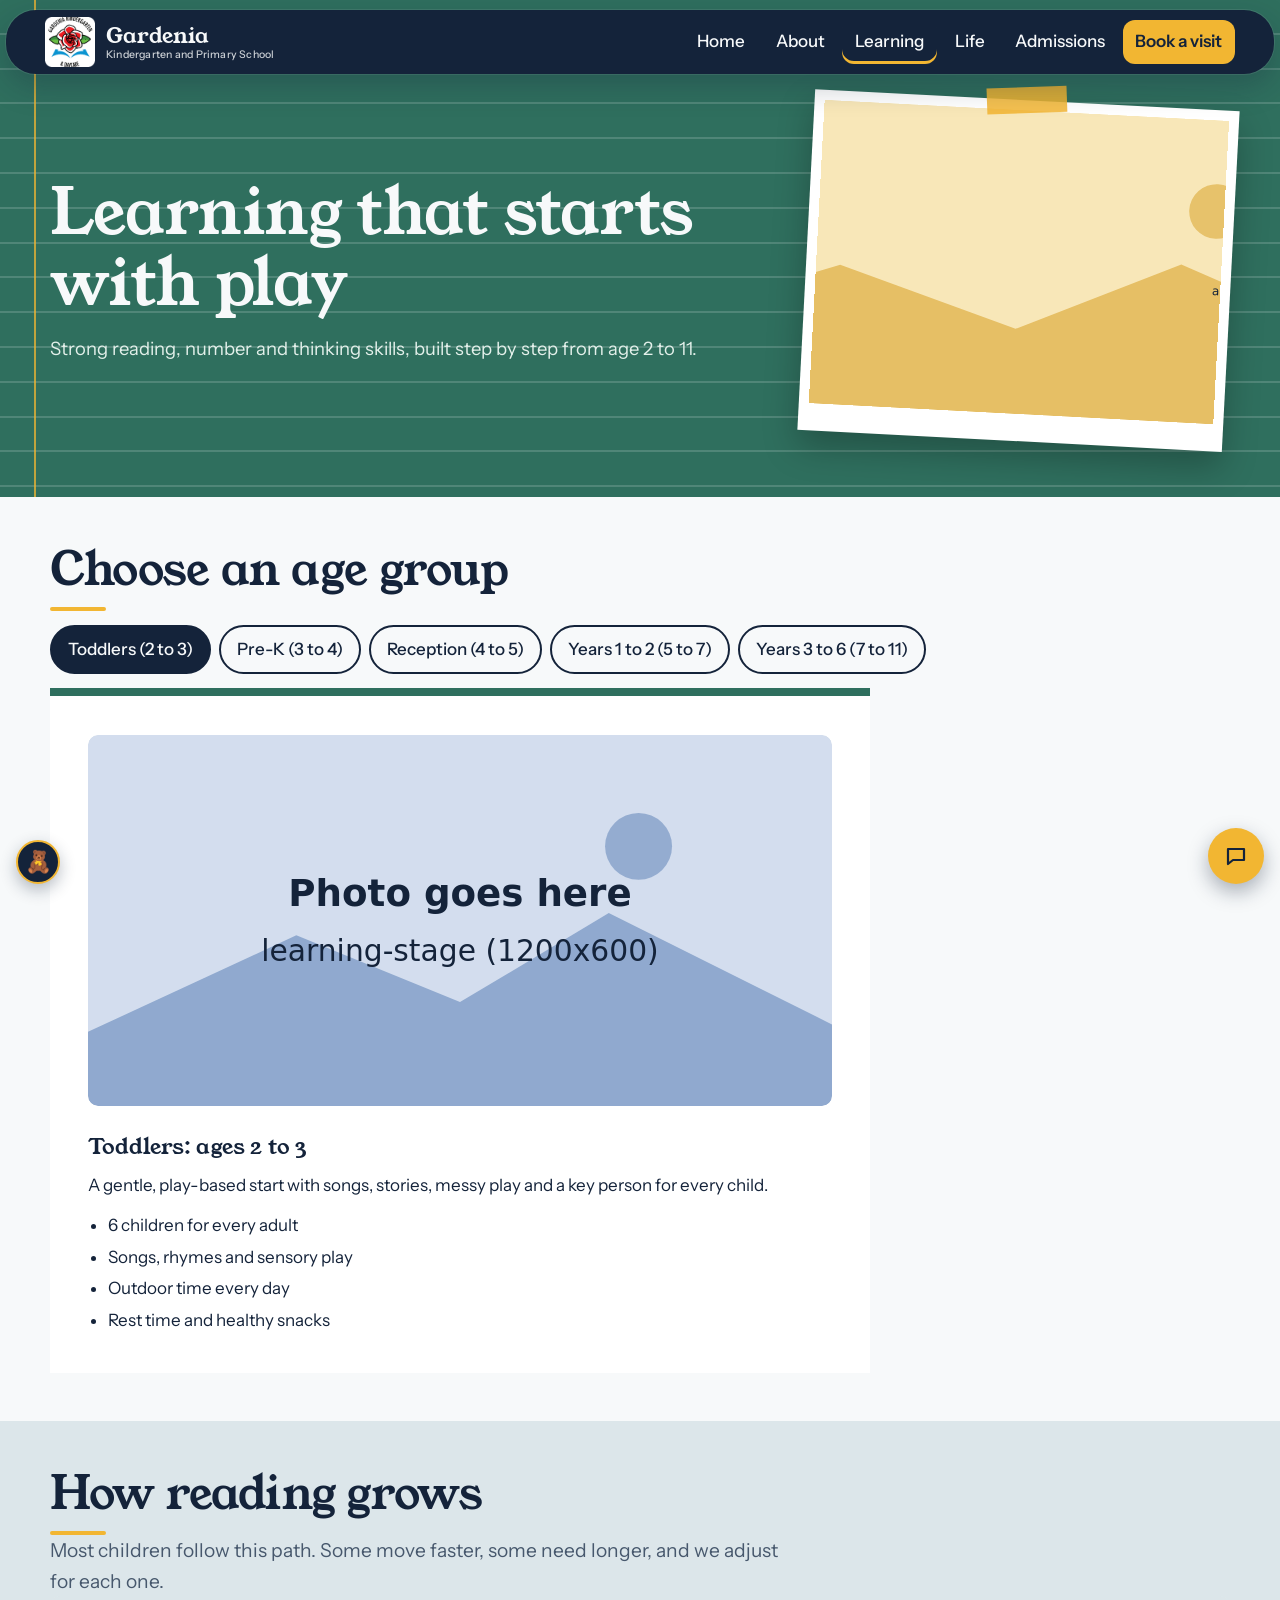
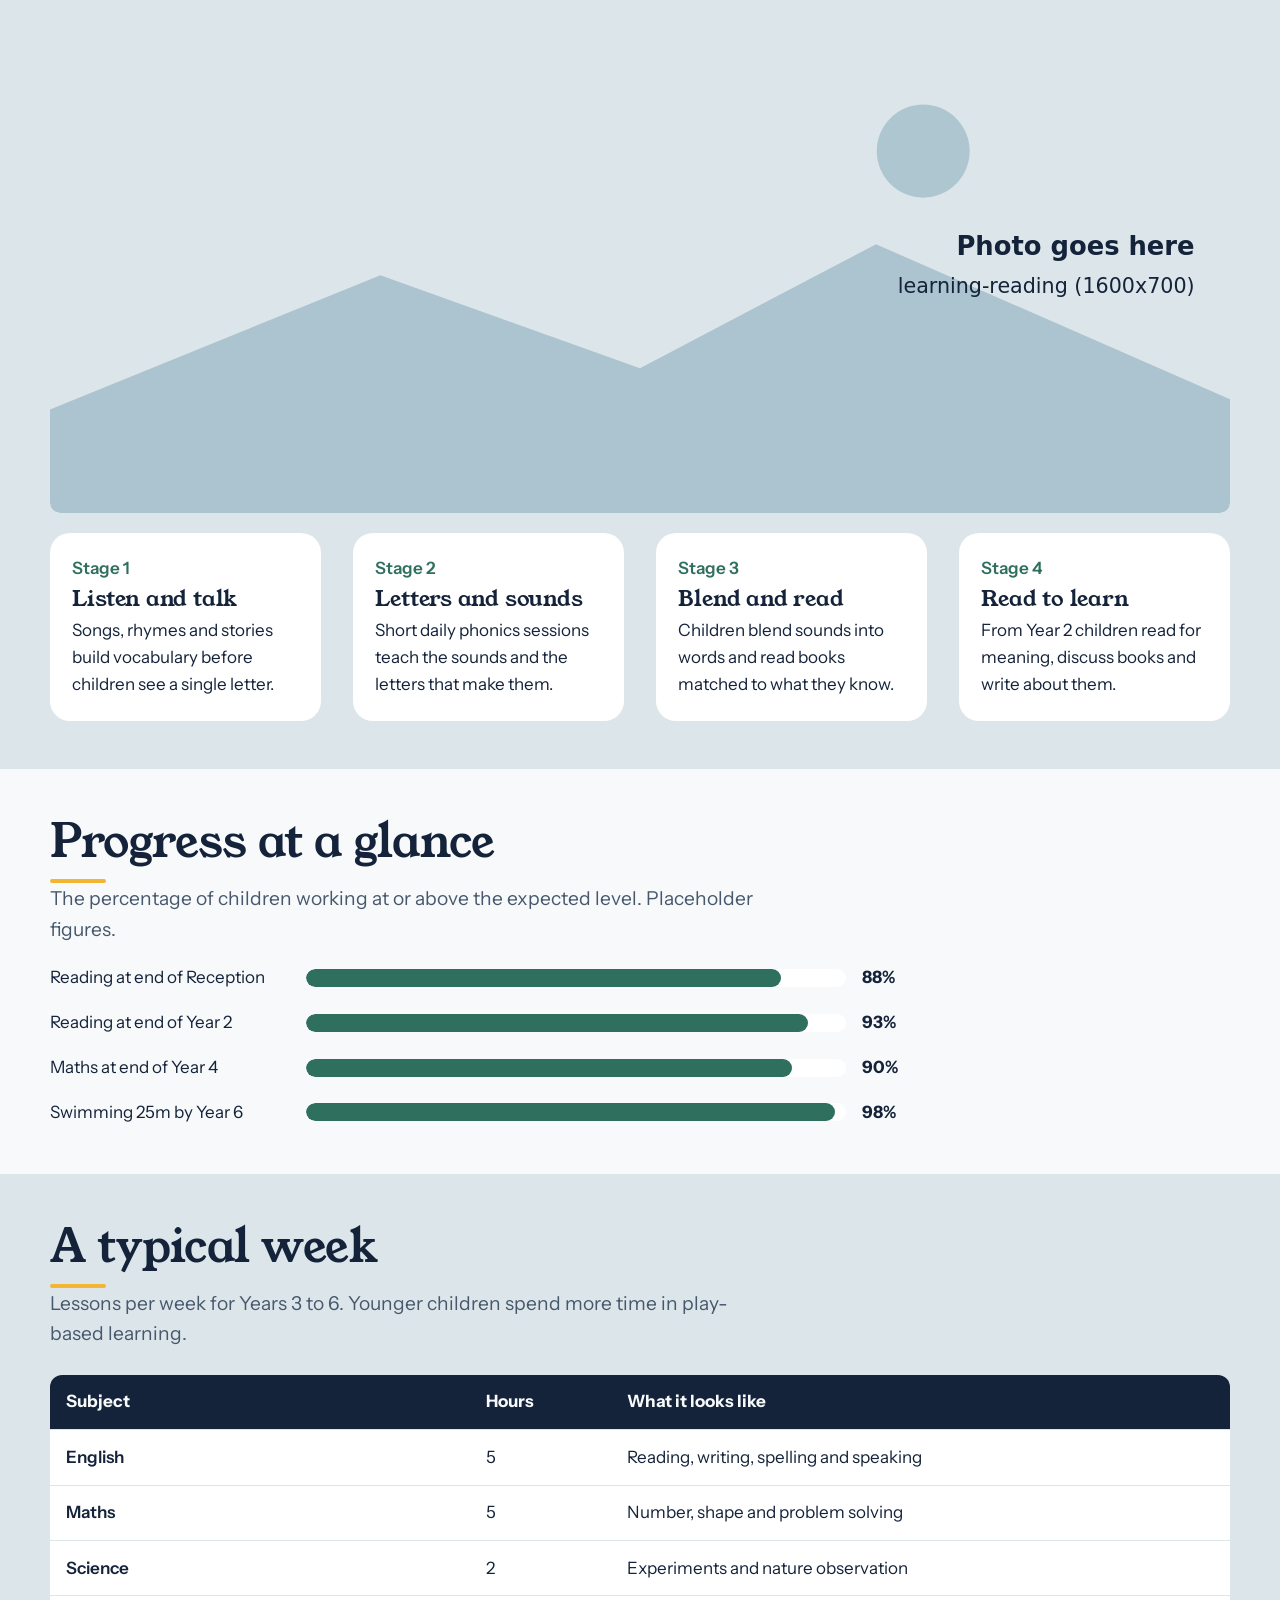
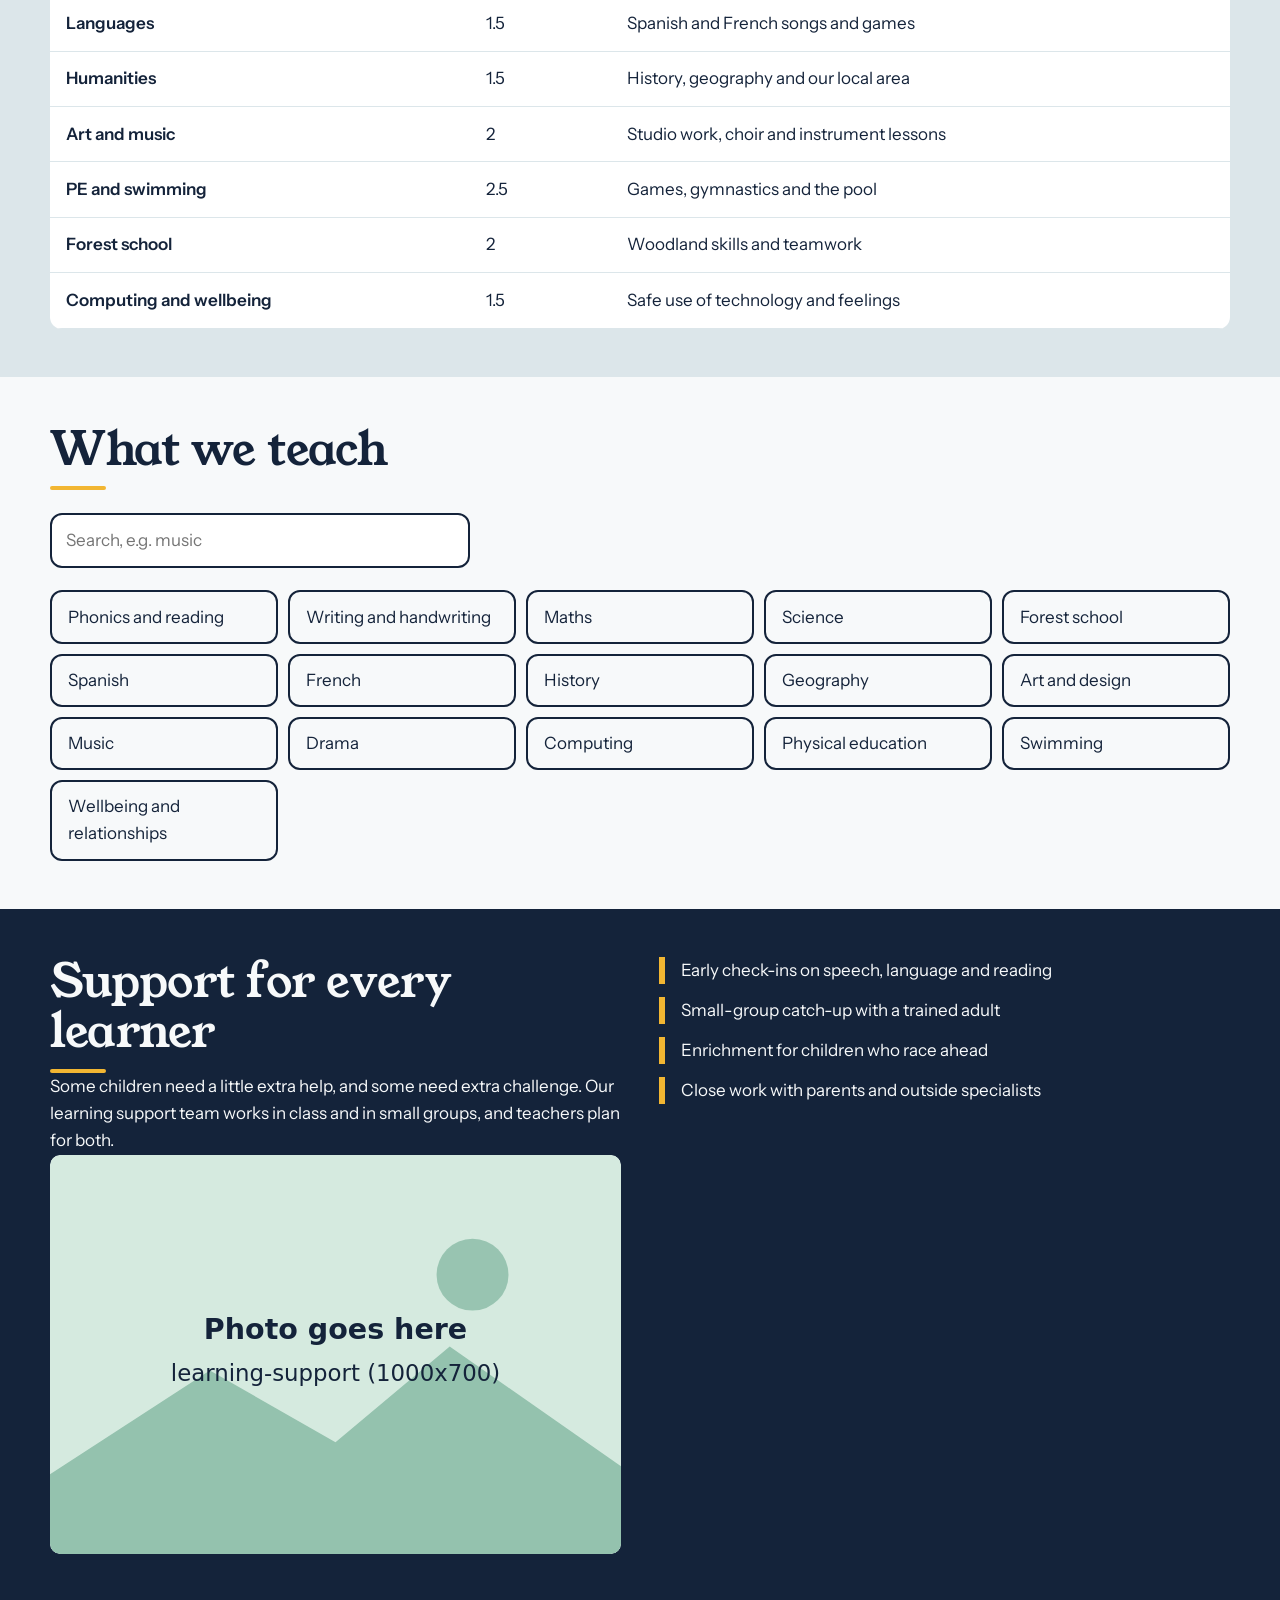
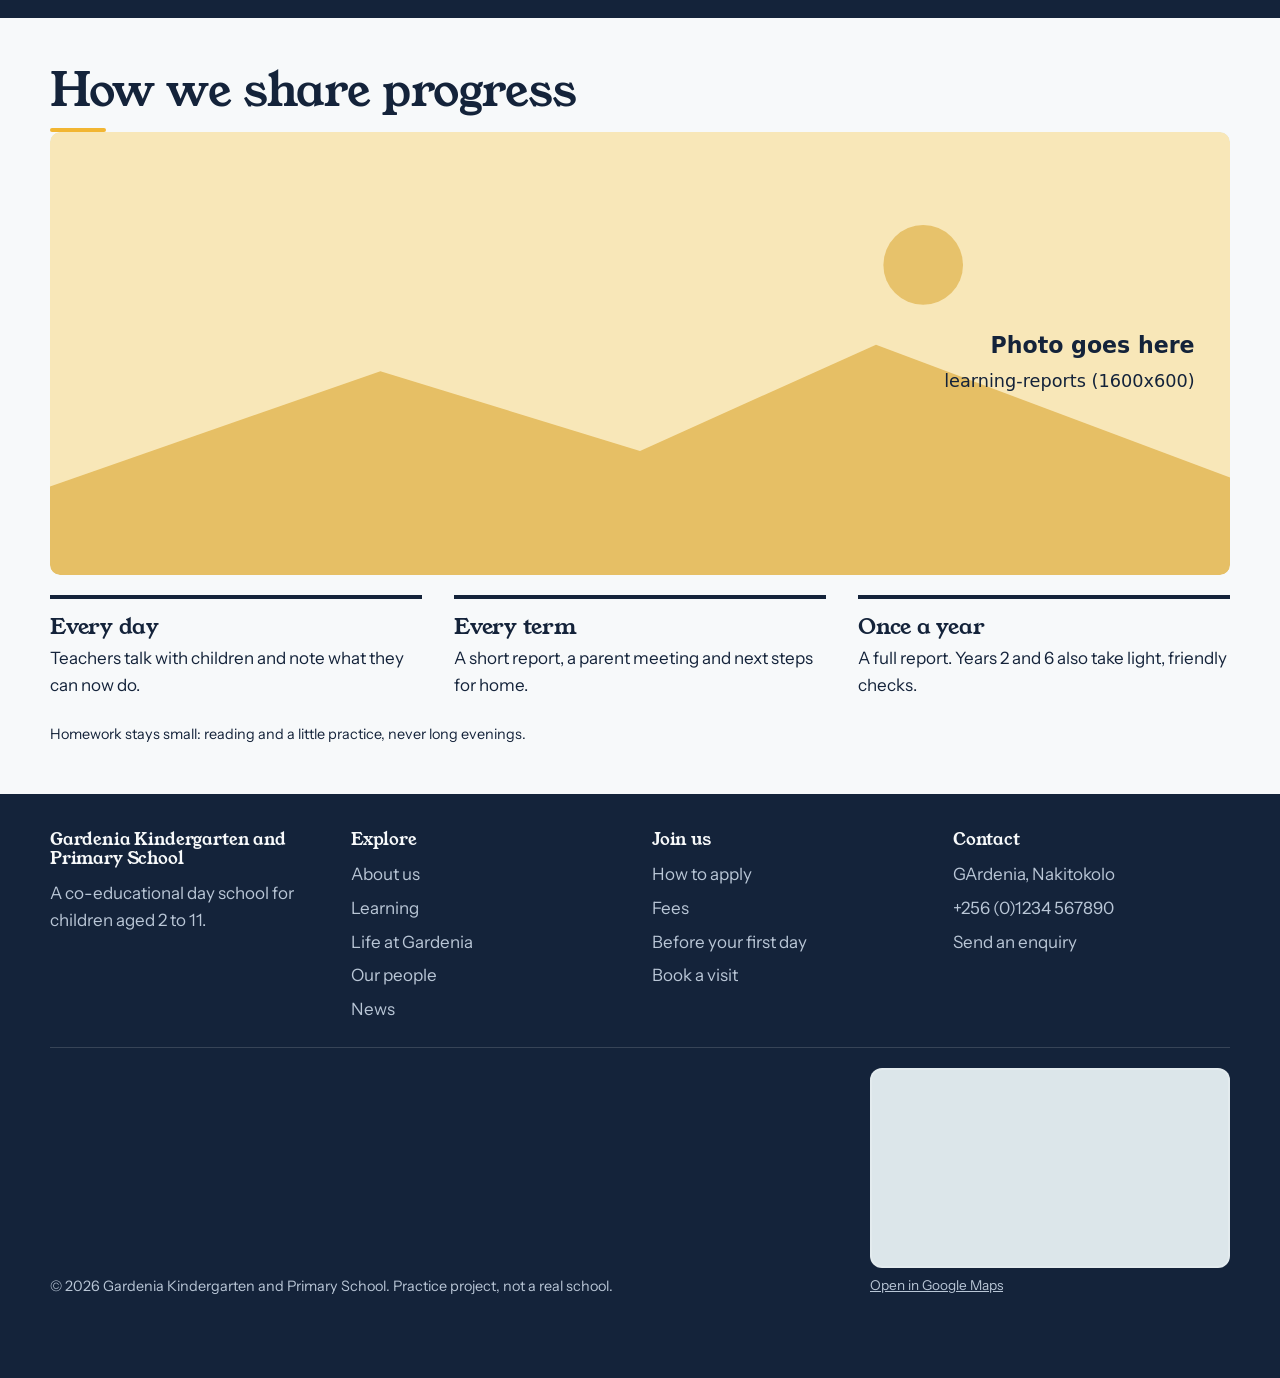
<file: academics.html>
<!DOCTYPE html>
<html lang="en-GB">
  <head>
    <meta charset="utf-8">
    <meta name="viewport" content="width=device-width, initial-scale=1">
    <title>Learning for Ages 2 to 11 | Gardenia School</title>
    <meta
      name="description"
      content="How children aged 2 to 11 learn at Gardenia: play-based kindergarten, phonics and reading, maths, languages, forest school and support for every learner."
    >
    <link href="https://www.example.com/academics.html" rel="canonical">
    <meta name="robots" content="index, follow, max-image-preview:large">
    <meta name="theme-color" content="#14233A">
    <meta name="application-name" content="Gardenia">
    <meta name="apple-mobile-web-app-title" content="Gardenia">
    <link type="image/png" href="images/favicon-96x96.png" rel="icon" sizes="96x96">
    <link type="image/svg+xml" href="images/favicon.svg" rel="icon">
    <link href="images/favicon.ico" rel="shortcut icon">
    <link href="images/apple-touch-icon.png" rel="apple-touch-icon" sizes="180x180">
    <link href="site.webmanifest" rel="manifest">
    <meta property="og:type" content="website">
    <meta property="og:site_name" content="Gardenia Kindergarten and Primary School">
    <meta property="og:locale" content="en_GB">
    <meta property="og:title" content="Learning for Ages 2 to 11 | Gardenia School">
    <meta
      property="og:description"
      content="How children aged 2 to 11 learn at Gardenia: play-based kindergarten, phonics and reading, maths, languages, forest school and support for every learner."
    >
    <meta property="og:url" content="https://www.example.com/academics.html">
    <meta property="og:image" content="https://www.example.com/img/social-share.jpg">
    <meta property="og:image:width" content="1200">
    <meta property="og:image:height" content="630">
    <meta
      property="og:image:alt"
      content="Gardenia Kindergarten and Primary School: a sunny coastal school scene with the school building, hills and sea"
    >
    <meta name="twitter:card" content="summary_large_image">
    <meta name="twitter:title" content="Learning for Ages 2 to 11 | Gardenia School">
    <meta
      name="twitter:description"
      content="How children aged 2 to 11 learn at Gardenia: play-based kindergarten, phonics and reading, maths, languages, forest school and support for every learner."
    >
    <meta name="twitter:image" content="https://www.example.com/img/social-share.jpg">
    <meta
      name="twitter:image:alt"
      content="Gardenia Kindergarten and Primary School: a sunny coastal school scene with the school building, hills and sea"
    >
    <script type="application/ld+json">
      {
        "@context": "https://schema.org",
        "@graph": [
          {
            "@type": [
              "ElementarySchool",
              "PreSchool"
            ],
            "@id": "https://www.example.com/#school",
            "name": "Gardenia Kindergarten and Primary School",
            "url": "https://www.example.com/",
            "logo": "https://www.example.com/icon-512.png",
            "image": "https://www.example.com/img/social-share.jpg",
            "description": "A co-educational day kindergarten and primary school for children aged 2 to 11, with forest school, small classes and wraparound care.",
            "foundingDate": "1891",
            "telephone": "+256 (0)1234 567890",
            "address": {
              "@type": "PostalAddress",
              "streetAddress": "Nakitokolo Lane",
              "addressLocality": "Namagoma"
            },
            "openingHoursSpecification": [
              {
                "@type": "OpeningHoursSpecification",
                "dayOfWeek": [
                  "Monday",
                  "Tuesday",
                  "Wednesday",
                  "Thursday",
                  "Friday"
                ],
                "opens": "08:00",
                "closes": "18:00"
              },
              {
                "@type": "OpeningHoursSpecification",
                "dayOfWeek": "Saturday",
                "opens": "09:00",
                "closes": "12:00"
              }
            ]
          },
          {
            "@type": "WebSite",
            "@id": "https://www.example.com/#website",
            "url": "https://www.example.com/",
            "name": "Gardenia Kindergarten and Primary School",
            "inLanguage": "en-GB",
            "publisher": {
              "@id": "https://www.example.com/#school"
            }
          },
          {
            "@type": "WebPage",
            "@id": "https://www.example.com/academics.html#webpage",
            "url": "https://www.example.com/academics.html",
            "name": "Learning for Ages 2 to 11 | Gardenia School",
            "description": "How children aged 2 to 11 learn at Gardenia: play-based kindergarten, phonics and reading, maths, languages, forest school and support for every learner.",
            "inLanguage": "en-GB",
            "isPartOf": {
              "@id": "https://www.example.com/#website"
            },
            "about": {
              "@id": "https://www.example.com/#school"
            },
            "primaryImageOfPage": {
              "@type": "ImageObject",
              "url": "https://www.example.com/img/social-share.jpg"
            },
            "breadcrumb": {
              "@id": "https://www.example.com/academics.html#breadcrumb"
            }
          },
          {
            "@type": "BreadcrumbList",
            "@id": "https://www.example.com/academics.html#breadcrumb",
            "itemListElement": [
              {
                "@type": "ListItem",
                "position": 1,
                "name": "Home",
                "item": "https://www.example.com/"
              },
              {
                "@type": "ListItem",
                "position": 2,
                "name": "Learning",
                "item": "https://www.example.com/academics.html"
              }
            ]
          }
        ]
      }
    </script>
    <script>document.documentElement.classList.add('js')</script>
    <script src="js/theme.js"></script>
    <link href="https://fonts.googleapis.com" rel="preconnect">
    <link href="https://fonts.gstatic.com" rel="preconnect" crossorigin="">
    <link
      href="https://fonts.googleapis.com/css2?family=Instrument+Sans:wght@400;500;600&amp;family=Young+Serif&amp;display=swap"
      rel="stylesheet"
    >
    <link href="css/base.css" rel="stylesheet">
    <link href="css/academics.css" rel="stylesheet">
  </head>

  <body>
    <a class="skip" href="#main">Skip to content</a>

    <header class="site-header">
      <div class="wrap">
        <a class="brand" href="index.html">
          <img src="images/logo-full-256-original.png" width="50px" alt="gardenia logo">
          <span>Gardenia<small>Kindergarten and Primary School</small></span>
        </a>
        <button
          class="nav-toggle"
          type="button"
          aria-expanded="false"
          aria-controls="nav"
          aria-label="Open menu"
        >
          <span class="bars" aria-hidden="true">
            <i></i>
            <i></i>
            <i></i>
          </span>
        </button>
        <nav id="nav" class="nav" aria-label="Main">
          <ul>
            <li style="--i:0"><a href="index.html">Home</a></li>
            <li style="--i:1"><a href="about.html">About</a></li>
            <li style="--i:2"><a href="academics.html" aria-current="page">Learning</a></li>
            <li style="--i:3"><a href="life.html">Life</a></li>
            <li style="--i:4"><a href="admissions.html">Admissions</a></li>
            <li style="--i:5"><a class="nav-cta" href="contact.html">Book a visit</a></li>
          </ul>
        </nav>
      </div>
    </header>

    <main id="main">
      <section class="page-banner page-banner--learn">
        <div class="wrap hero-split">
          <div class="hero-copy">
            <h1 data-reveal="up">Learning that starts with play</h1>
            <p data-delay="1" data-reveal="up">
              Strong reading, number and thinking skills, built step by step from age 2 to 11.
            </p>
          </div>
          <figure class="hero-photo" data-delay="2" data-reveal="zoom">
            <img src="img/academics-banner.svg" alt="" width="1600" height="600">
          </figure>
        </div>
      </section>

      <section class="section pathways">
        <div class="wrap">
          <h2 data-reveal="up">Choose an age group</h2>
          <div
            id="path-chips"
            class="chips"
            aria-label="Age groups"
            role="tablist"
            data-delay="1"
            data-reveal="up"
          >
            <button aria-selected="true" role="tab" data-path="tod">Toddlers (2 to 3)</button>
            <button aria-selected="false" role="tab" data-path="prek">Pre-K (3 to 4)</button>
            <button aria-selected="false" role="tab" data-path="rec">Reception (4 to 5)</button>
            <button aria-selected="false" role="tab" data-path="ks1">Years 1 to 2 (5 to 7)</button>
            <button aria-selected="false" role="tab" data-path="ks2">Years 3 to 6 (7 to 11)</button>
          </div>
          <div
            id="path-panel"
            class="path-panel"
            aria-live="polite"
            role="tabpanel"
            data-delay="1"
            data-reveal="up"
          >
            <figure class="photo">
              <img
                src="img/learning-stage.svg"
                alt="Children learning together in their classroom"
                width="1200"
                height="600"
                loading="lazy"
              >
            </figure>
            <h3 id="path-title"></h3>
            <p id="path-text"></p>
            <ul id="path-list"></ul>
          </div>
        </div>
      </section>

      <section class="section section--mist reading">
        <div class="wrap">
          <h2 data-reveal="up">How reading grows</h2>
          <p class="lede" data-delay="1" data-reveal="up">
            Most children follow this path. Some move faster, some need longer, and we adjust for
            each one.
          </p>
          <figure class="photo" data-delay="1" data-reveal="zoom">
            <img
              src="img/learning-reading.svg"
              alt="A small group reading picture books on the story carpet"
              width="1600"
              height="700"
              loading="lazy"
            >
          </figure>
          <ol class="read-steps">
            <li data-delay="1" data-reveal="up">
              <h3>Listen and talk</h3>
              <p>Songs, rhymes and stories build vocabulary before children see a single letter.</p>
            </li>
            <li data-delay="2" data-reveal="up">
              <h3>Letters and sounds</h3>
              <p>Short daily phonics sessions teach the sounds and the letters that make them.</p>
            </li>
            <li data-delay="3" data-reveal="up">
              <h3>Blend and read</h3>
              <p>Children blend sounds into words and read books matched to what they know.</p>
            </li>
            <li data-delay="4" data-reveal="up">
              <h3>Read to learn</h3>
              <p>From Year 2 children read for meaning, discuss books and write about them.</p>
            </li>
          </ol>
        </div>
      </section>

      <section class="section results">
        <div class="wrap">
          <h2 data-reveal="up">Progress at a glance</h2>
          <p class="lede" data-delay="1" data-reveal="up">
            The percentage of children working at or above the expected level. Placeholder figures.
          </p>
          <div id="bars" class="bars" data-delay="1" data-reveal="up">
            <div class="bar-row">
              <span>Reading at end of Reception</span>
              <div class="bar">
                <i data-value="88"></i>
              </div>
              <b>88%</b>
            </div>
            <div class="bar-row">
              <span>Reading at end of Year 2</span>
              <div class="bar">
                <i data-value="93"></i>
              </div>
              <b>93%</b>
            </div>
            <div class="bar-row">
              <span>Maths at end of Year 4</span>
              <div class="bar">
                <i data-value="90"></i>
              </div>
              <b>90%</b>
            </div>
            <div class="bar-row">
              <span>Swimming 25m by Year 6</span>
              <div class="bar">
                <i data-value="98"></i>
              </div>
              <b>98%</b>
            </div>
          </div>
        </div>
      </section>

      <section class="section section--mist week">
        <div class="wrap">
          <h2 data-reveal="up">A typical week</h2>
          <p class="lede" data-delay="1" data-reveal="up">
            Lessons per week for Years 3 to 6. Younger children spend more time in play-based
            learning.
          </p>
          <div class="table-wrap" data-delay="1" data-reveal="up">
            <table>
              <caption class="sr-only">Typical weekly lessons for Years 3 to 6</caption>
              <thead>
                <tr>
                  <th scope="col">Subject</th>
                  <th scope="col">Hours</th>
                  <th scope="col">What it looks like</th>
                </tr>
              </thead>
              <tbody>
                <tr>
                  <th scope="row">English</th>
                  <td>5</td>
                  <td>Reading, writing, spelling and speaking</td>
                </tr>
                <tr>
                  <th scope="row">Maths</th>
                  <td>5</td>
                  <td>Number, shape and problem solving</td>
                </tr>
                <tr>
                  <th scope="row">Science</th>
                  <td>2</td>
                  <td>Experiments and nature observation</td>
                </tr>
                <tr>
                  <th scope="row">Languages</th>
                  <td>1.5</td>
                  <td>Spanish and French songs and games</td>
                </tr>
                <tr>
                  <th scope="row">Humanities</th>
                  <td>1.5</td>
                  <td>History, geography and our local area</td>
                </tr>
                <tr>
                  <th scope="row">Art and music</th>
                  <td>2</td>
                  <td>Studio work, choir and instrument lessons</td>
                </tr>
                <tr>
                  <th scope="row">PE and swimming</th>
                  <td>2.5</td>
                  <td>Games, gymnastics and the pool</td>
                </tr>
                <tr>
                  <th scope="row">Forest school</th>
                  <td>2</td>
                  <td>Woodland skills and teamwork</td>
                </tr>
                <tr>
                  <th scope="row">Computing and wellbeing</th>
                  <td>1.5</td>
                  <td>Safe use of technology and feelings</td>
                </tr>
              </tbody>
            </table>
          </div>
        </div>
      </section>

      <section class="section subjects">
        <div class="wrap">
          <h2 data-reveal="up">What we teach</h2>
          <label class="sr-only" for="subject-search">Search subjects</label>
          <input
            id="subject-search"
            type="search"
            autocomplete="off"
            placeholder="Search, e.g. music"
          >
          <ul id="subject-list" class="subject-list">
            <li data-delay="1" data-reveal="up">Phonics and reading</li>
            <li data-delay="2" data-reveal="up">Writing and handwriting</li>
            <li data-delay="3" data-reveal="up">Maths</li>
            <li data-delay="4" data-reveal="up">Science</li>
            <li data-delay="1" data-reveal="up">Forest school</li>
            <li data-delay="2" data-reveal="up">Spanish</li>
            <li data-delay="3" data-reveal="up">French</li>
            <li data-delay="4" data-reveal="up">History</li>
            <li data-delay="1" data-reveal="up">Geography</li>
            <li data-delay="2" data-reveal="up">Art and design</li>
            <li data-delay="3" data-reveal="up">Music</li>
            <li data-delay="4" data-reveal="up">Drama</li>
            <li data-delay="1" data-reveal="up">Computing</li>
            <li data-delay="2" data-reveal="up">Physical education</li>
            <li data-delay="3" data-reveal="up">Swimming</li>
            <li data-delay="4" data-reveal="up">Wellbeing and relationships</li>
          </ul>
          <p id="subject-empty" hidden>No subject matches that search. Try a shorter word.</p>
        </div>
      </section>

      <section class="section section--ink support">
        <div class="wrap two-col">
          <div>
            <h2 data-reveal="up">Support for every learner</h2>
            <p>
              Some children need a little extra help, and some need extra challenge. Our learning
              support team works in class and in small groups, and teachers plan for both.
            </p>
            <figure class="photo" data-delay="1" data-reveal="zoom">
              <img
                src="img/learning-support.svg"
                alt="A teaching assistant helping a child one to one"
                width="1000"
                height="700"
                loading="lazy"
              >
            </figure>
          </div>
          <ul class="support-list">
            <li data-delay="1" data-reveal="up">Early check-ins on speech, language and reading</li>
            <li data-delay="2" data-reveal="up">Small-group catch-up with a trained adult</li>
            <li data-delay="3" data-reveal="up">Enrichment for children who race ahead</li>
            <li data-delay="4" data-reveal="up">Close work with parents and outside specialists</li>
          </ul>
        </div>
      </section>

      <section class="section assess">
        <div class="wrap">
          <h2 data-reveal="up">How we share progress</h2>
          <figure class="photo" data-delay="1" data-reveal="zoom">
            <img
              src="img/learning-reports.svg"
              alt="A teacher sharing a child's work with a parent"
              width="1600"
              height="600"
              loading="lazy"
            >
          </figure>
          <ul class="assess-grid">
            <li data-delay="1" data-reveal="up">
              <h3>Every day</h3>
              <p>Teachers talk with children and note what they can now do.</p>
            </li>
            <li data-delay="2" data-reveal="up">
              <h3>Every term</h3>
              <p>A short report, a parent meeting and next steps for home.</p>
            </li>
            <li data-delay="3" data-reveal="up">
              <h3>Once a year</h3>
              <p>A full report. Years 2 and 6 also take light, friendly checks.</p>
            </li>
          </ul>
          <p class="note" data-delay="1" data-reveal="up">
            Homework stays small: reading and a little practice, never long evenings.
          </p>
        </div>
      </section>
    </main>

    <footer class="site-footer">
      <div class="wrap">
        <div class="footer-grid">
          <div>
            <h3>Gardenia Kindergarten and Primary School</h3>
            <p>
              A co-educational day school for children aged 2 to 11.
            </p>
          </div>
          <div>
            <h3>Explore</h3>
            <ul>
              <li><a href="about.html">About us</a></li>
              <li><a href="academics.html">Learning</a></li>
              <li><a href="life.html">Life at Gardenia</a></li>
              <li><a href="about.html#management">Our people</a></li>
              <li><a href="about.html#news">News</a></li>
            </ul>
          </div>
          <div>
            <h3>Join us</h3>
            <ul>
              <li><a href="admissions.html">How to apply</a></li>
              <li><a href="admissions.html#fees">Fees</a></li>
              <li><a href="admissions.html#first-day">Before your first day</a></li>
              <li><a href="contact.html">Book a visit</a></li>
            </ul>
          </div>
          <div>
            <h3>Contact</h3>
            <ul>
              <li>GArdenia, Nakitokolo</li>
              <li>+256 (0)1234 567890</li>
              <li><a href="contact.html">Send an enquiry</a></li>
            </ul>
          </div>
        </div>
        <div class="footer-bottom">
          <p class="footer-base">
            © <span id="year">2026</span> Gardenia Kindergarten and Primary School. Practice project,
            not a real school.
          </p>
          <div class="footer-map">
            <iframe
              title="Map showing where Gardenia Kindergarten and Primary School is, in Namagoma"
              src="https://www.google.com/maps?q=Namagoma%2C+Uganda&amp;z=14&amp;output=embed"
              width="360"
              height="200"
              loading="lazy"
              referrerpolicy="no-referrer-when-downgrade"
              allowfullscreen
            ></iframe>
            <a
              href="https://www.google.com/maps/search/?api=1&amp;query=Namagoma%2C+Uganda"
              target="_blank"
              rel="noopener"
            >Open in Google Maps</a>
          </div>
        </div>
      </div>
    </footer>

    <script src="js/main.js"></script>

    <script src="js/academics.js"></script>
  </body>
</html>
</file>
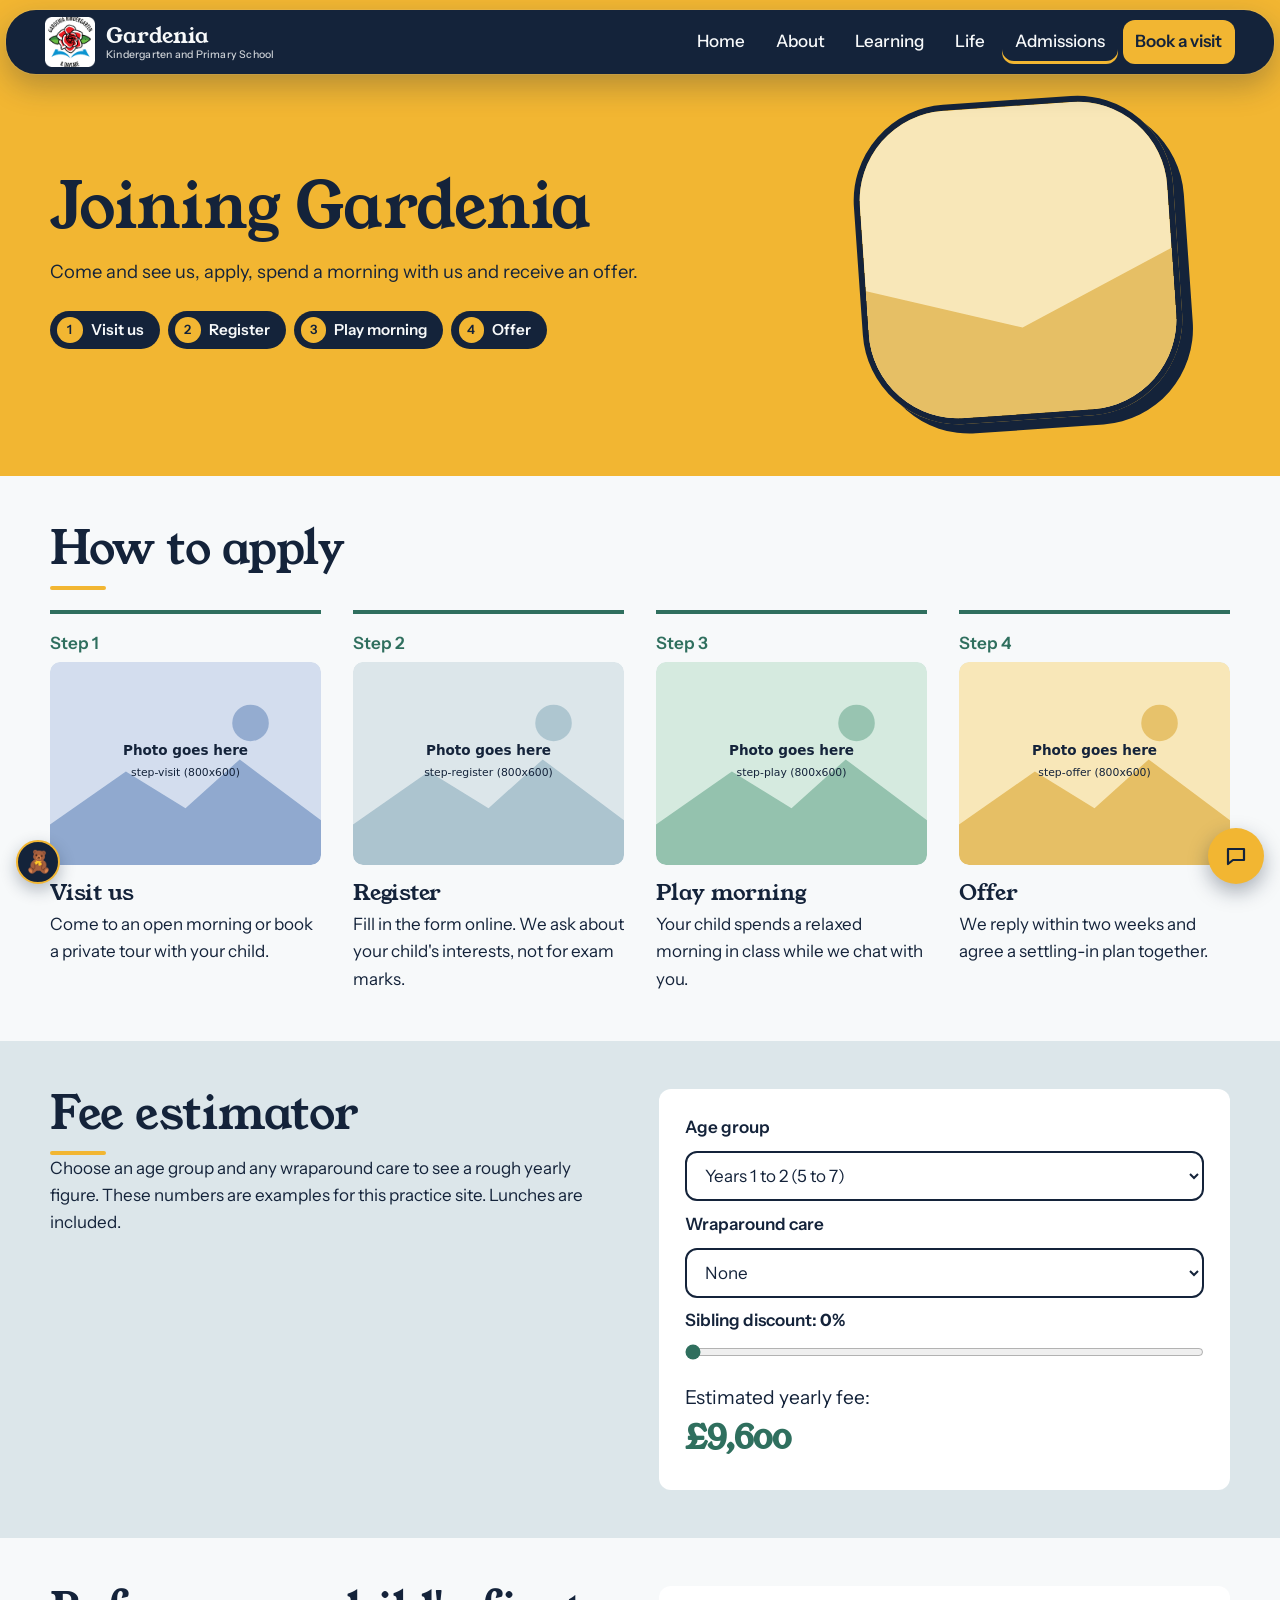
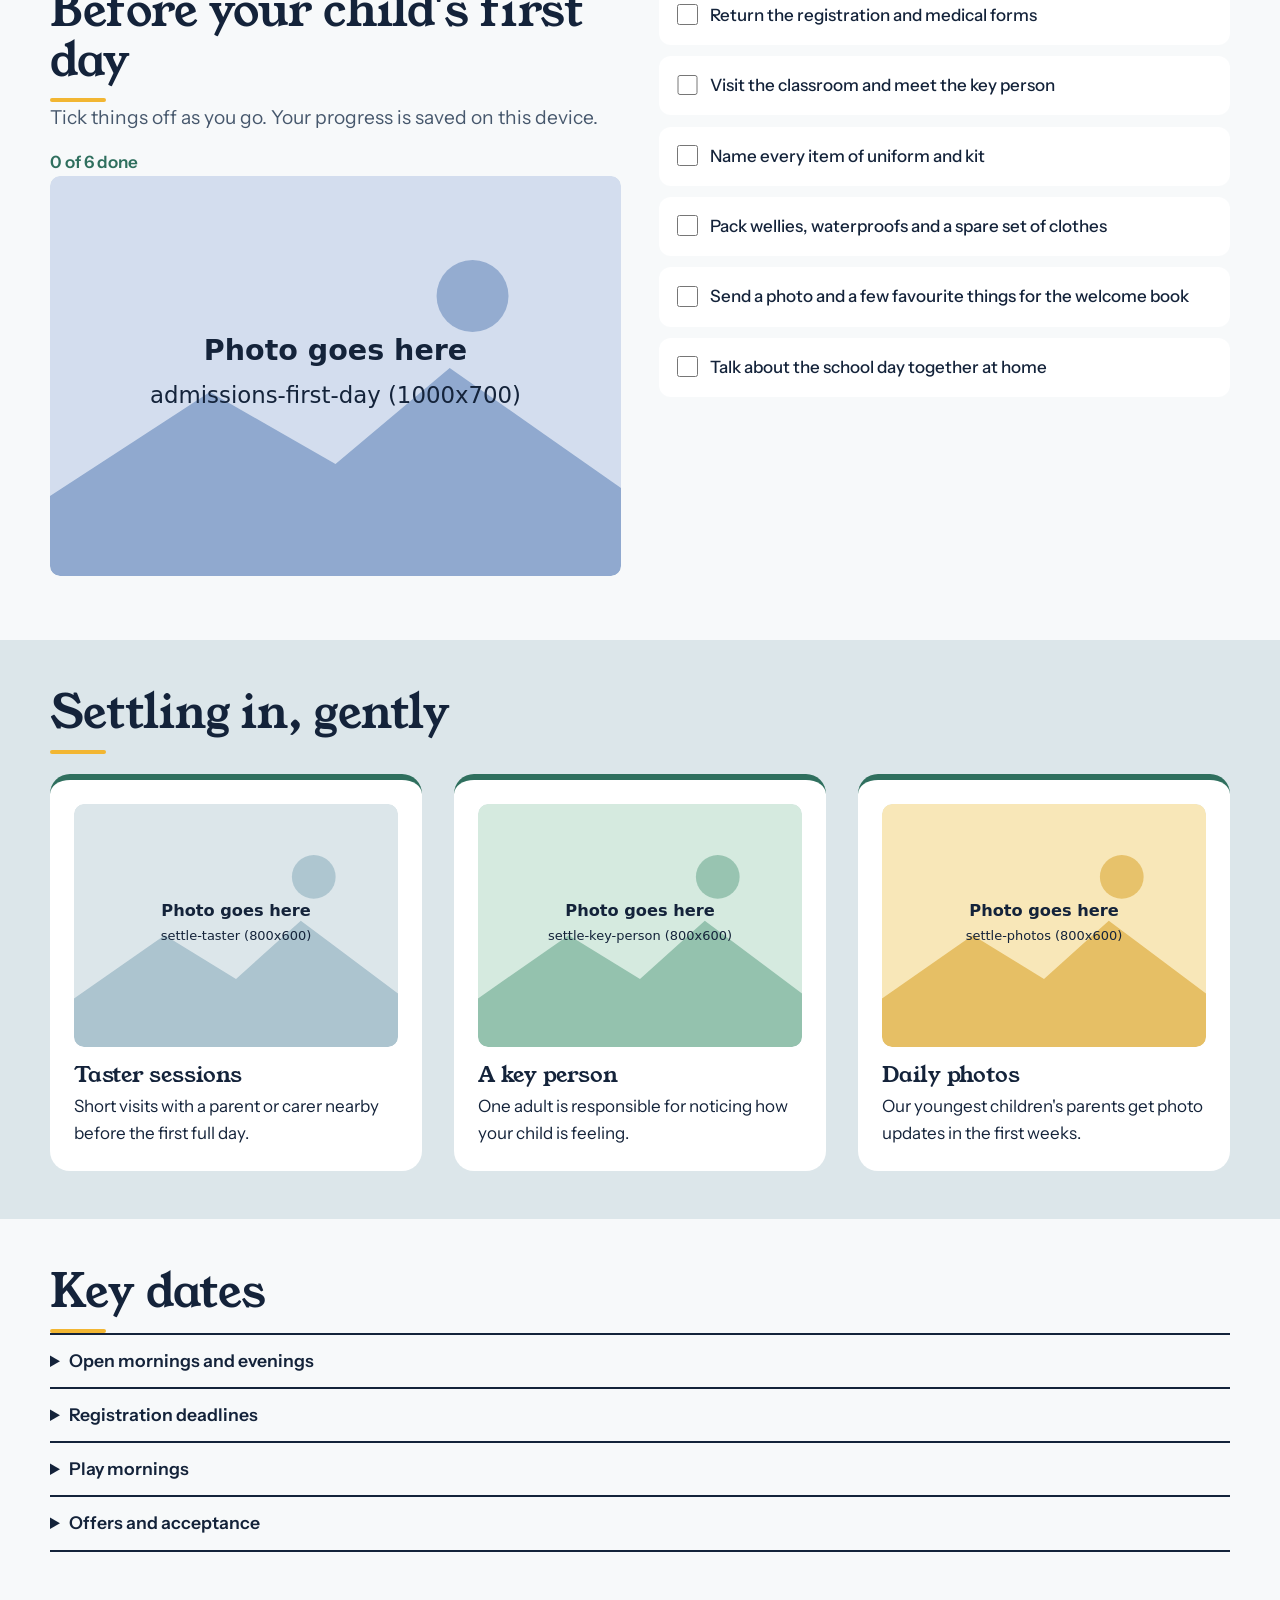
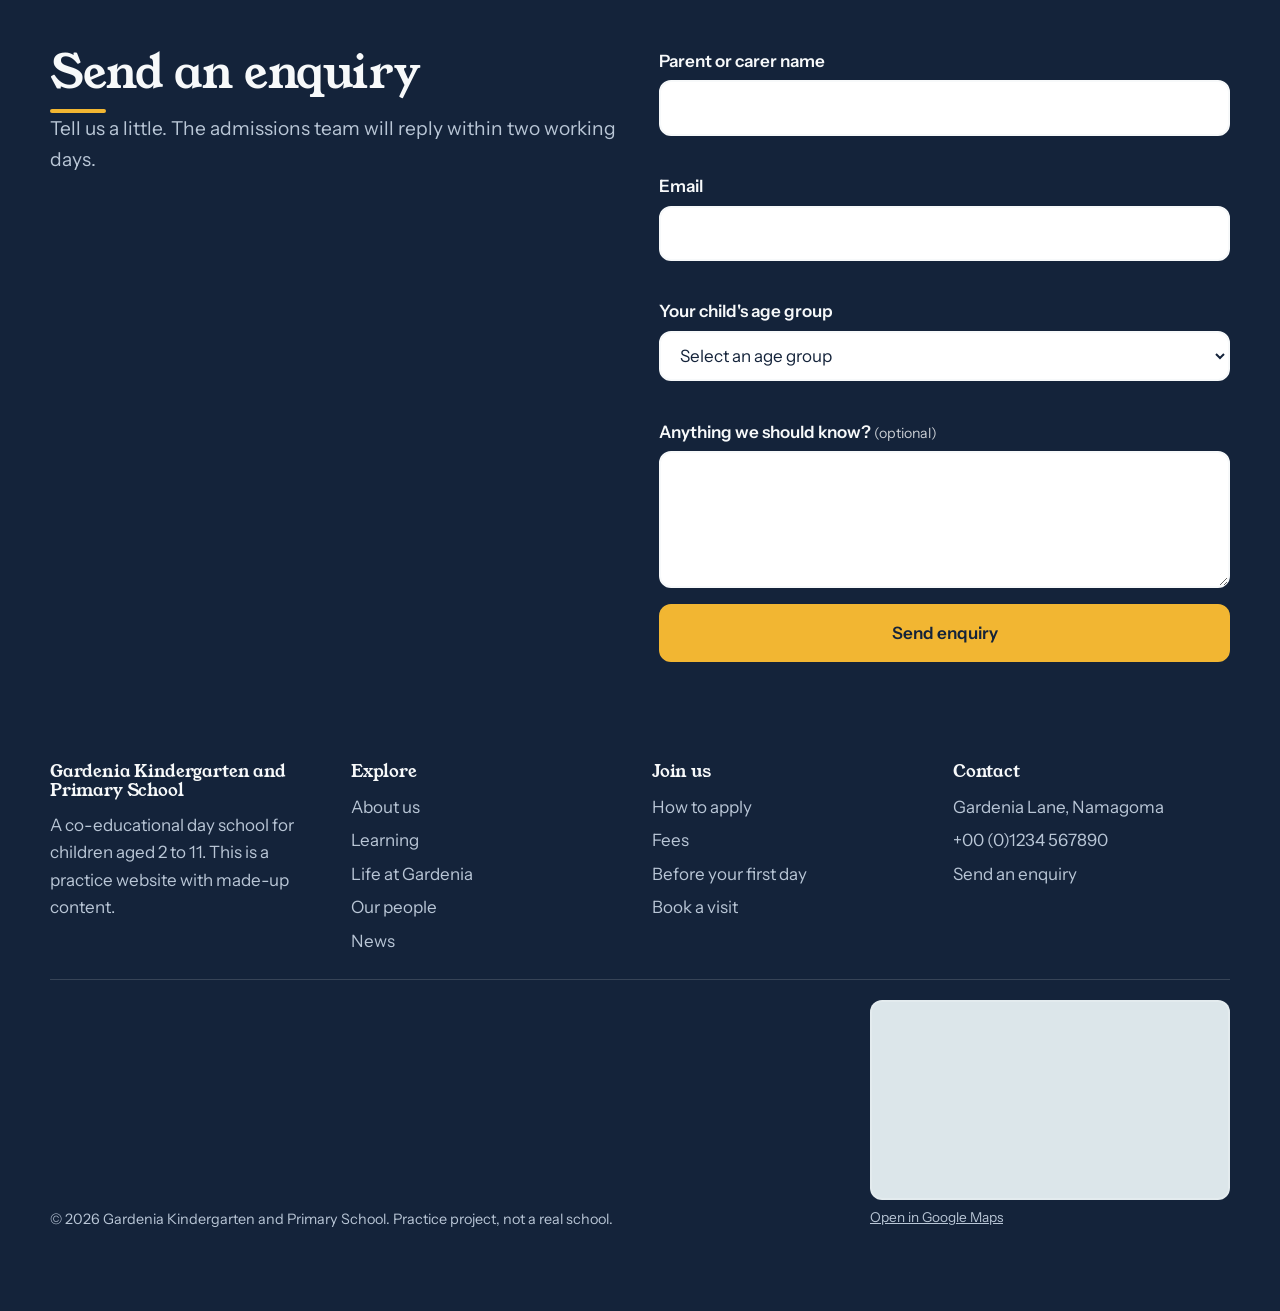
<file: admissions.html>
<!DOCTYPE html>
<html lang="en-GB">
  <head>
    <meta charset="utf-8">
    <meta name="viewport" content="width=device-width, initial-scale=1">
    <title>Admissions, Fees and How to Apply | Gardenia School</title>
    <meta
      name="description"
      content="How to apply to Gardenia Kindergarten and Primary School: visit, register, play morning and offer. Estimate fees, see key dates and prepare for day one."
    >
    <link href="https://www.example.com/admissions.html" rel="canonical">
    <meta name="robots" content="index, follow, max-image-preview:large">
    <meta name="theme-color" content="#14233A">
    <meta name="application-name" content="Gardenia">
    <meta name="apple-mobile-web-app-title" content="Gardenia">
    <link type="image/png" href="images/favicon-96x96.png" rel="icon" sizes="96x96">
    <link type="image/svg+xml" href="images/favicon.svg" rel="icon">
    <link href="images/favicon.ico" rel="shortcut icon">
    <link href="images/apple-touch-icon.png" rel="apple-touch-icon" sizes="180x180">
    <link href="site.webmanifest" rel="manifest">
    <meta property="og:type" content="website">
    <meta property="og:site_name" content="Gardenia Kindergarten and Primary School">
    <meta property="og:locale" content="en_GB">
    <meta property="og:title" content="Admissions, Fees and How to Apply | Gardenia School">
    <meta
      property="og:description"
      content="How to apply to Gardenia Kindergarten and Primary School: visit, register, play morning and offer. Estimate fees, see key dates and prepare for day one."
    >
    <meta property="og:url" content="https://www.example.com/admissions.html">
    <meta property="og:image" content="https://www.example.com/img/social-share.jpg">
    <meta property="og:image:width" content="1200">
    <meta property="og:image:height" content="630">
    <meta
      property="og:image:alt"
      content="Gardenia Kindergarten and Primary School: a sunny coastal school scene with the school building, hills and sea"
    >
    <meta name="twitter:card" content="summary_large_image">
    <meta name="twitter:title" content="Admissions, Fees and How to Apply | Gardenia School">
    <meta
      name="twitter:description"
      content="How to apply to Gardenia Kindergarten and Primary School: visit, register, play morning and offer. Estimate fees, see key dates and prepare for day one."
    >
    <meta name="twitter:image" content="https://www.example.com/img/social-share.jpg">
    <meta
      name="twitter:image:alt"
      content="Gardenia Kindergarten and Primary School: a sunny coastal school scene with the school building, hills and sea"
    >
    <script type="application/ld+json">
      {
        "@context": "https://schema.org",
        "@graph": [
          {
            "@type": [
              "ElementarySchool",
              "PreSchool"
            ],
            "@id": "https://www.example.com/#school",
            "name": "Gardenia Kindergarten and Primary School",
            "url": "https://www.example.com/",
            "logo": "https://www.example.com/icon-512.png",
            "image": "https://www.example.com/img/social-share.jpg",
            "description": "A co-educational day kindergarten and primary school for children aged 2 to 11, with forest school, small classes and wraparound care.",
            "foundingDate": "1891",
            "telephone": "+256 (0)1234 567890",
            "address": {
              "@type": "PostalAddress",
              "streetAddress": "Gardenia Lane",
              "addressLocality": "Harbourside"
            },
            "openingHoursSpecification": [
              {
                "@type": "OpeningHoursSpecification",
                "dayOfWeek": [
                  "Monday",
                  "Tuesday",
                  "Wednesday",
                  "Thursday",
                  "Friday"
                ],
                "opens": "08:00",
                "closes": "18:00"
              },
              {
                "@type": "OpeningHoursSpecification",
                "dayOfWeek": "Saturday",
                "opens": "09:00",
                "closes": "12:00"
              }
            ]
          },
          {
            "@type": "WebSite",
            "@id": "https://www.example.com/#website",
            "url": "https://www.example.com/",
            "name": "Gardenia Kindergarten and Primary School",
            "inLanguage": "en-GB",
            "publisher": {
              "@id": "https://www.example.com/#school"
            }
          },
          {
            "@type": "WebPage",
            "@id": "https://www.example.com/admissions.html#webpage",
            "url": "https://www.example.com/admissions.html",
            "name": "Admissions, Fees and How to Apply | Gardenia School",
            "description": "How to apply to Gardenia Kindergarten and Primary School: visit, register, play morning and offer. Estimate fees, see key dates and prepare for day one.",
            "inLanguage": "en-GB",
            "isPartOf": {
              "@id": "https://www.example.com/#website"
            },
            "about": {
              "@id": "https://www.example.com/#school"
            },
            "primaryImageOfPage": {
              "@type": "ImageObject",
              "url": "https://www.example.com/img/social-share.jpg"
            },
            "breadcrumb": {
              "@id": "https://www.example.com/admissions.html#breadcrumb"
            }
          },
          {
            "@type": "BreadcrumbList",
            "@id": "https://www.example.com/admissions.html#breadcrumb",
            "itemListElement": [
              {
                "@type": "ListItem",
                "position": 1,
                "name": "Home",
                "item": "https://www.example.com/"
              },
              {
                "@type": "ListItem",
                "position": 2,
                "name": "Admissions",
                "item": "https://www.example.com/admissions.html"
              }
            ]
          }
        ]
      }
    </script>
    <script>document.documentElement.classList.add('js')</script>
    <script src="js/theme.js"></script>
    <link href="https://fonts.googleapis.com" rel="preconnect">
    <link href="https://fonts.gstatic.com" rel="preconnect" crossorigin="">
    <link
      href="https://fonts.googleapis.com/css2?family=Instrument+Sans:wght@400;500;600&amp;family=Young+Serif&amp;display=swap"
      rel="stylesheet"
    >
    <link href="css/base.css" rel="stylesheet">
    <link href="css/admissions.css" rel="stylesheet">
  </head>

  <body>
    <a class="skip" href="#main">Skip to content</a>

    <header class="site-header">
      <div class="wrap">
        <a class="brand" href="index.html">
          <img src="images/logo-full-256-original.png" width="50px" alt="Gardenia logo">
          <span>Gardenia<small>Kindergarten and Primary School</small></span>
        </a>
        <button
          class="nav-toggle"
          type="button"
          aria-expanded="false"
          aria-controls="nav"
          aria-label="Open menu"
        >
          <span class="bars" aria-hidden="true">
            <i></i>
            <i></i>
            <i></i>
          </span>
        </button>
        <nav id="nav" class="nav" aria-label="Main">
          <ul>
            <li style="--i:0"><a href="index.html">Home</a></li>
            <li style="--i:1"><a href="about.html">About</a></li>
            <li style="--i:2"><a href="academics.html">Learning</a></li>
            <li style="--i:3"><a href="life.html">Life</a></li>
            <li style="--i:4"><a href="admissions.html" aria-current="page">Admissions</a></li>
            <li style="--i:5"><a class="nav-cta" href="contact.html">Book a visit</a></li>
          </ul>
        </nav>
      </div>
    </header>

    <main id="main">
      <section class="page-banner page-banner--apply">
        <div class="wrap hero-split">
          <div class="hero-copy">
            <h1 data-reveal="up">Joining Gardenia</h1>
            <p data-delay="1" data-reveal="up">
              Come and see us, apply, spend a morning with us and receive an offer.
            </p>
            <ol class="hero-path" aria-label="The four steps" data-delay="2" data-reveal="up">
              <li>Visit us</li>
              <li>Register</li>
              <li>Play morning</li>
              <li>Offer</li>
            </ol>
          </div>
          <figure class="hero-photo" data-delay="2" data-reveal="zoom">
            <img src="img/admissions-banner.svg" alt="" width="1600" height="600">
          </figure>
        </div>
      </section>

      <section class="section steps">
        <div class="wrap">
          <h2 data-reveal="up">How to apply</h2>
          <ol class="step-list">
            <li data-delay="1" data-reveal="up">
              <figure class="photo">
                <img
                  src="img/step-visit.svg"
                  alt="A family on a school tour"
                  width="800"
                  height="600"
                  loading="lazy"
                >
              </figure>
              <h3>Visit us</h3>
              <p>Come to an open morning or book a private tour with your child.</p>
            </li>
            <li data-delay="2" data-reveal="up">
              <figure class="photo">
                <img
                  src="img/step-register.svg"
                  alt="A parent filling in the registration form"
                  width="800"
                  height="600"
                  loading="lazy"
                >
              </figure>
              <h3>Register</h3>
              <p>
                Fill in the form online. We ask about your child's interests, not for exam marks.
              </p>
            </li>
            <li data-delay="3" data-reveal="up">
              <figure class="photo">
                <img
                  src="img/step-play.svg"
                  alt="A child on a play morning"
                  width="800"
                  height="600"
                  loading="lazy"
                >
              </figure>
              <h3>Play morning</h3>
              <p>Your child spends a relaxed morning in class while we chat with you.</p>
            </li>
            <li data-delay="4" data-reveal="up">
              <figure class="photo">
                <img
                  src="img/step-offer.svg"
                  alt="A family reading their offer letter"
                  width="800"
                  height="600"
                  loading="lazy"
                >
              </figure>
              <h3>Offer</h3>
              <p>We reply within two weeks and agree a settling-in plan together.</p>
            </li>
          </ol>
        </div>
      </section>

      <section id="fees" class="section section--mist">
        <div class="wrap two-col">
          <div>
            <h2 data-reveal="up">Fee estimator</h2>
            <p>
              Choose an age group and any wraparound care to see a rough yearly figure. These
              numbers are examples for this practice site. Lunches are included.
            </p>
          </div>
          <form id="estimator" class="estimator" data-delay="1" data-reveal="up">
            <label for="est-stage">Age group</label>
            <select id="est-stage">
              <option value="7400">Kindergarten (2 to 5)</option>
              <option selected value="9600">Years 1 to 2 (5 to 7)</option>
              <option value="10400">Years 3 to 6 (7 to 11)</option>
            </select>
            <label for="est-care">Wraparound care</label>
            <select id="est-care">
              <option value="0">None</option>
              <option value="1200">Breakfast club</option>
              <option value="1900">After-school club</option>
              <option value="2800">Breakfast and after-school</option>
            </select>
            <label for="est-sibling">Sibling discount: <b id="est-sibling-label">0%</b></label>
            <input id="est-sibling" type="range" max="15" min="0" step="5" value="0">
            <p class="estimate">Estimated yearly fee: <b id="est-total"></b></p>
          </form>
        </div>
      </section>

      <section id="first-day" class="section first-day">
        <div class="wrap two-col">
          <div>
            <h2 data-reveal="up">Before your child's first day</h2>
            <p class="lede" data-delay="1" data-reveal="up">
              Tick things off as you go. Your progress is saved on this device.
            </p>
            <p id="check-progress" class="check-progress" aria-live="polite"></p>
            <figure class="photo" data-delay="1" data-reveal="zoom">
              <img
                src="img/admissions-first-day.svg"
                alt="A child hanging up their coat on the first day"
                width="1000"
                height="700"
                loading="lazy"
              >
            </figure>
          </div>
          <ul id="checklist" class="checklist">
            <li data-delay="1" data-reveal="up">
              <label>
                <input type="checkbox">
                Return the registration and medical forms
              </label>
            </li>
            <li data-delay="2" data-reveal="up">
              <label>
                <input type="checkbox">
                Visit the classroom and meet the key person
              </label>
            </li>
            <li data-delay="3" data-reveal="up">
              <label>
                <input type="checkbox">
                Name every item of uniform and kit
              </label>
            </li>
            <li data-delay="4" data-reveal="up">
              <label>
                <input type="checkbox">
                Pack wellies, waterproofs and a spare set of clothes
              </label>
            </li>
            <li data-delay="1" data-reveal="up">
              <label>
                <input type="checkbox">
                Send a photo and a few favourite things for the welcome book
              </label>
            </li>
            <li data-delay="2" data-reveal="up">
              <label>
                <input type="checkbox">
                Talk about the school day together at home
              </label>
            </li>
          </ul>
        </div>
      </section>

      <section class="section section--mist settle">
        <div class="wrap">
          <h2 data-reveal="up">Settling in, gently</h2>
          <ul class="settle-grid">
            <li data-delay="1" data-reveal="up">
              <figure class="photo">
                <img
                  src="img/settle-taster.svg"
                  alt="A parent and child on a taster session"
                  width="800"
                  height="600"
                  loading="lazy"
                >
              </figure>
              <h3>Taster sessions</h3>
              <p>Short visits with a parent or carer nearby before the first full day.</p>
            </li>
            <li data-delay="2" data-reveal="up">
              <figure class="photo">
                <img
                  src="img/settle-key-person.svg"
                  alt="A key person greeting a child"
                  width="800"
                  height="600"
                  loading="lazy"
                >
              </figure>
              <h3>A key person</h3>
              <p>One adult is responsible for noticing how your child is feeling.</p>
            </li>
            <li data-delay="3" data-reveal="up">
              <figure class="photo">
                <img
                  src="img/settle-photos.svg"
                  alt="A parent looking at the daily photo update"
                  width="800"
                  height="600"
                  loading="lazy"
                >
              </figure>
              <h3>Daily photos</h3>
              <p>Our youngest children's parents get photo updates in the first weeks.</p>
            </li>
          </ul>
        </div>
      </section>

      <section class="section dates">
        <div class="wrap">
          <h2 data-reveal="up">Key dates</h2>
          <details data-delay="1" data-reveal="up">
            <summary>Open mornings and evenings</summary>
            <p>
              Whole-school open morning: Saturday 14 November 2026. Kindergarten story afternoon:
              Thursday 14 January 2027.
            </p>
          </details>
          <details data-delay="1" data-reveal="up">
            <summary>Registration deadlines</summary>
            <p>
              September entry: 15 January 2027. Later registrations are welcome if places remain.
            </p>
          </details>
          <details data-delay="1" data-reveal="up">
            <summary>Play mornings</summary>
            <p>Play mornings run in February and March for children offered a place.</p>
          </details>
          <details data-delay="1" data-reveal="up">
            <summary>Offers and acceptance</summary>
            <p>Offers go out in the first week of March. Families have two weeks to accept.</p>
          </details>
        </div>
      </section>

      <section id="enquiry" class="section section--ink enquiry">
        <div class="wrap two-col">
          <div>
            <h2 data-reveal="up">Send an enquiry</h2>
            <p class="lede" data-delay="1" data-reveal="up">
              Tell us a little. The admissions team will reply within two working days.
            </p>
          </div>
          <form id="enquiry-form" novalidate data-delay="1" data-reveal="up">
            <div class="field">
              <label for="e-name">Parent or carer name</label>
              <input id="e-name" type="text" name="name" autocomplete="name" required>
              <span class="err" aria-live="polite"></span>
            </div>
            <div class="field">
              <label for="e-email">Email</label>
              <input id="e-email" type="email" name="email" autocomplete="email" required>
              <span class="err" aria-live="polite"></span>
            </div>
            <div class="field">
              <label for="e-stage">Your child's age group</label>
              <select id="e-stage" name="stage" required>
                <option value="">Select an age group</option>
                <option>Toddler (2 to 3)</option>
                <option>Pre-K (3 to 4)</option>
                <option>Reception (4 to 5)</option>
                <option>Years 1 to 2</option>
                <option>Years 3 to 6</option>
              </select>
              <span class="err" aria-live="polite"></span>
            </div>
            <div class="field">
              <label for="e-msg">Anything we should know? <small>(optional)</small></label>
              <textarea id="e-msg" name="message" rows="4"></textarea>
            </div>
            <div class="hp" aria-hidden="true">
              <label>
                Leave this empty
                <input type="text" name="_gotcha" autocomplete="off" tabindex="-1">
              </label>
            </div>
            <button class="btn" type="submit">Send enquiry</button>
            <p id="e-status" class="form-status" role="status"></p>
          </form>
        </div>
      </section>
    </main>

    <footer class="site-footer">
      <div class="wrap">
        <div class="footer-grid">
          <div>
            <h3>Gardenia Kindergarten and Primary School</h3>
            <p>
              A co-educational day school for children aged 2 to 11. This is a practice website with
              made-up content.
            </p>
          </div>
          <div>
            <h3>Explore</h3>
            <ul>
              <li><a href="about.html">About us</a></li>
              <li><a href="academics.html">Learning</a></li>
              <li><a href="life.html">Life at Gardenia</a></li>
              <li><a href="about.html#management">Our people</a></li>
              <li><a href="about.html#news">News</a></li>
            </ul>
          </div>
          <div>
            <h3>Join us</h3>
            <ul>
              <li><a href="admissions.html">How to apply</a></li>
              <li><a href="admissions.html#fees">Fees</a></li>
              <li><a href="admissions.html#first-day">Before your first day</a></li>
              <li><a href="contact.html">Book a visit</a></li>
            </ul>
          </div>
          <div>
            <h3>Contact</h3>
            <ul>
              <li>Gardenia Lane, Namagoma</li>
              <li>+00 (0)1234 567890</li>
              <li><a href="contact.html">Send an enquiry</a></li>
            </ul>
          </div>
        </div>
        <div class="footer-bottom">
          <p class="footer-base">
            © <span id="year">2026</span> Gardenia Kindergarten and Primary School. Practice project,
            not a real school.
          </p>
          <div class="footer-map">
            <iframe
              title="Map showing where Gardenia Kindergarten and Primary School is, in Namagoma"
              src="https://www.google.com/maps?q=Namagoma%2C+Uganda&amp;z=14&amp;output=embed"
              width="360"
              height="200"
              loading="lazy"
              referrerpolicy="no-referrer-when-downgrade"
              allowfullscreen
            ></iframe>
            <a
              href="https://www.google.com/maps/search/?api=1&amp;query=Namagoma%2C+Uganda"
              target="_blank"
              rel="noopener"
            >Open in Google Maps</a>
          </div>
        </div>
      </div>
    </footer>

    <script src="js/main.js"></script>

    <script src="js/admissions.js"></script>
  </body>
</html>
</file>
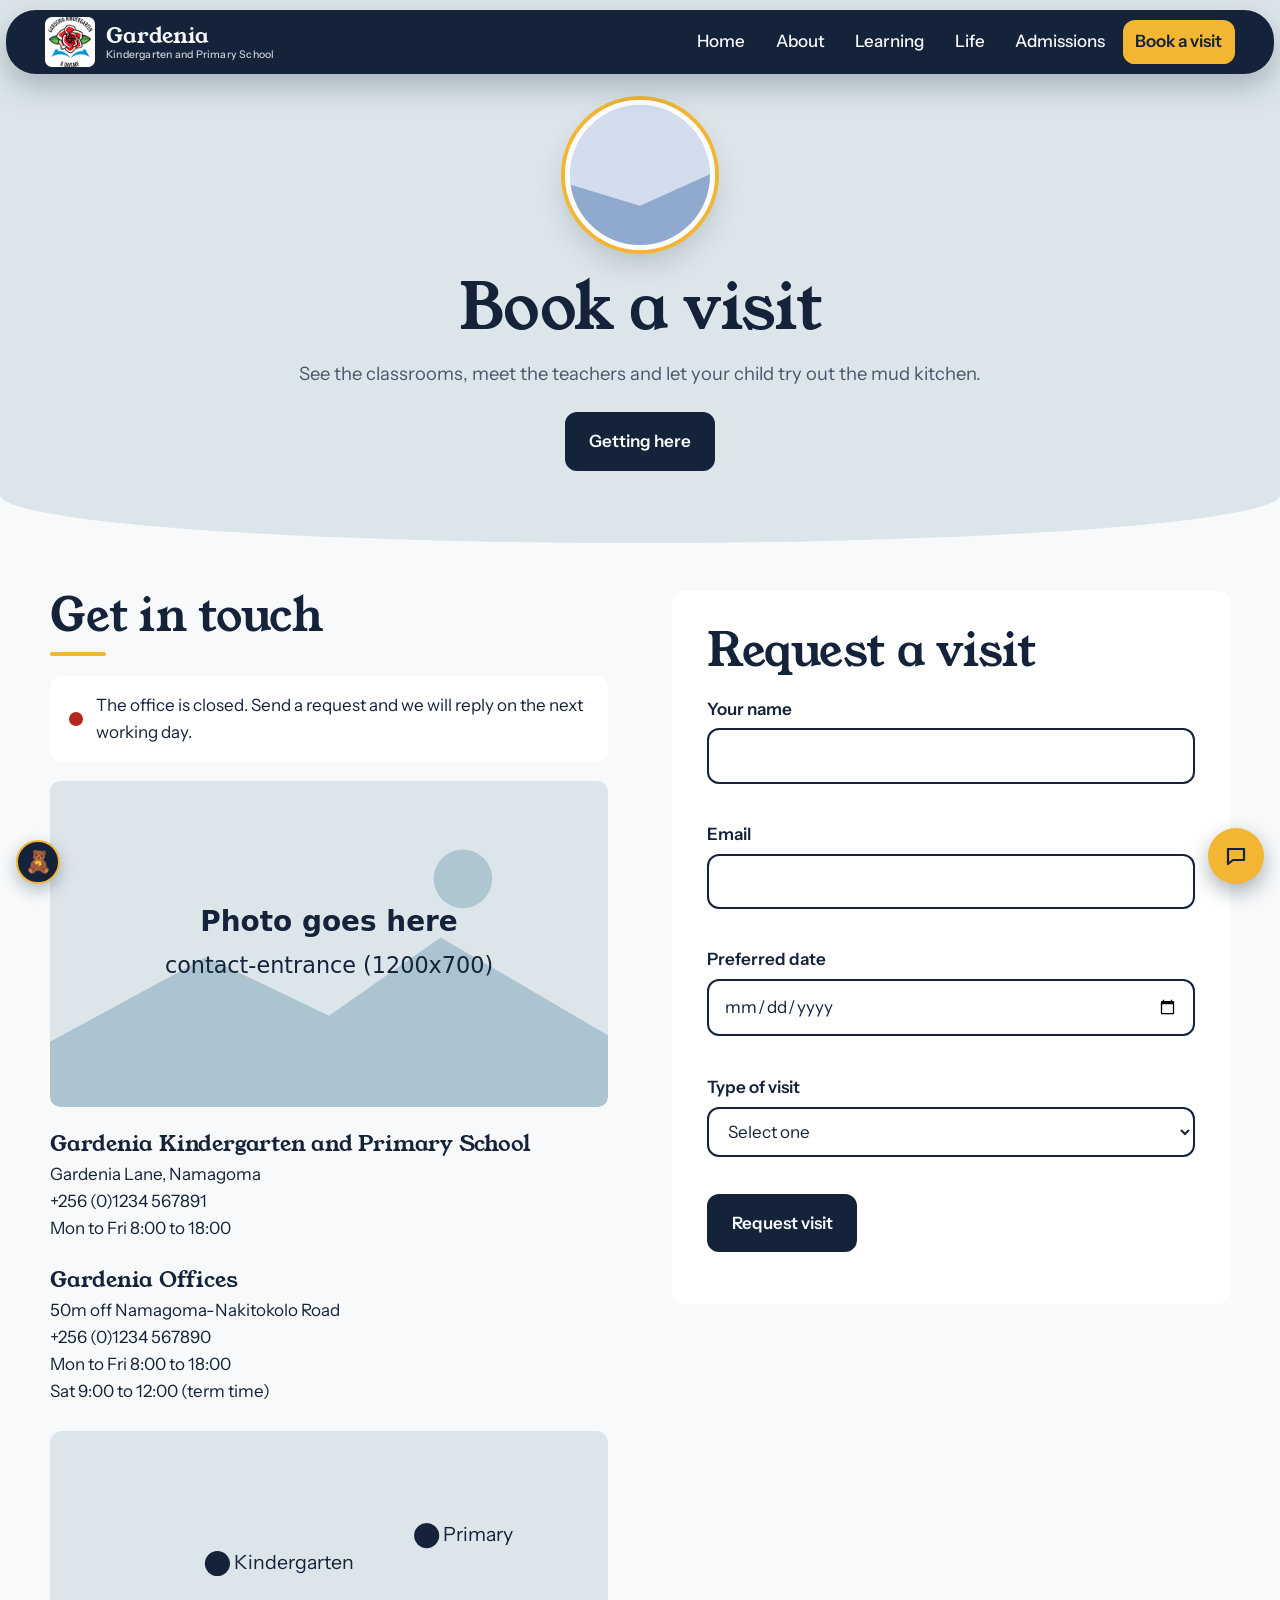
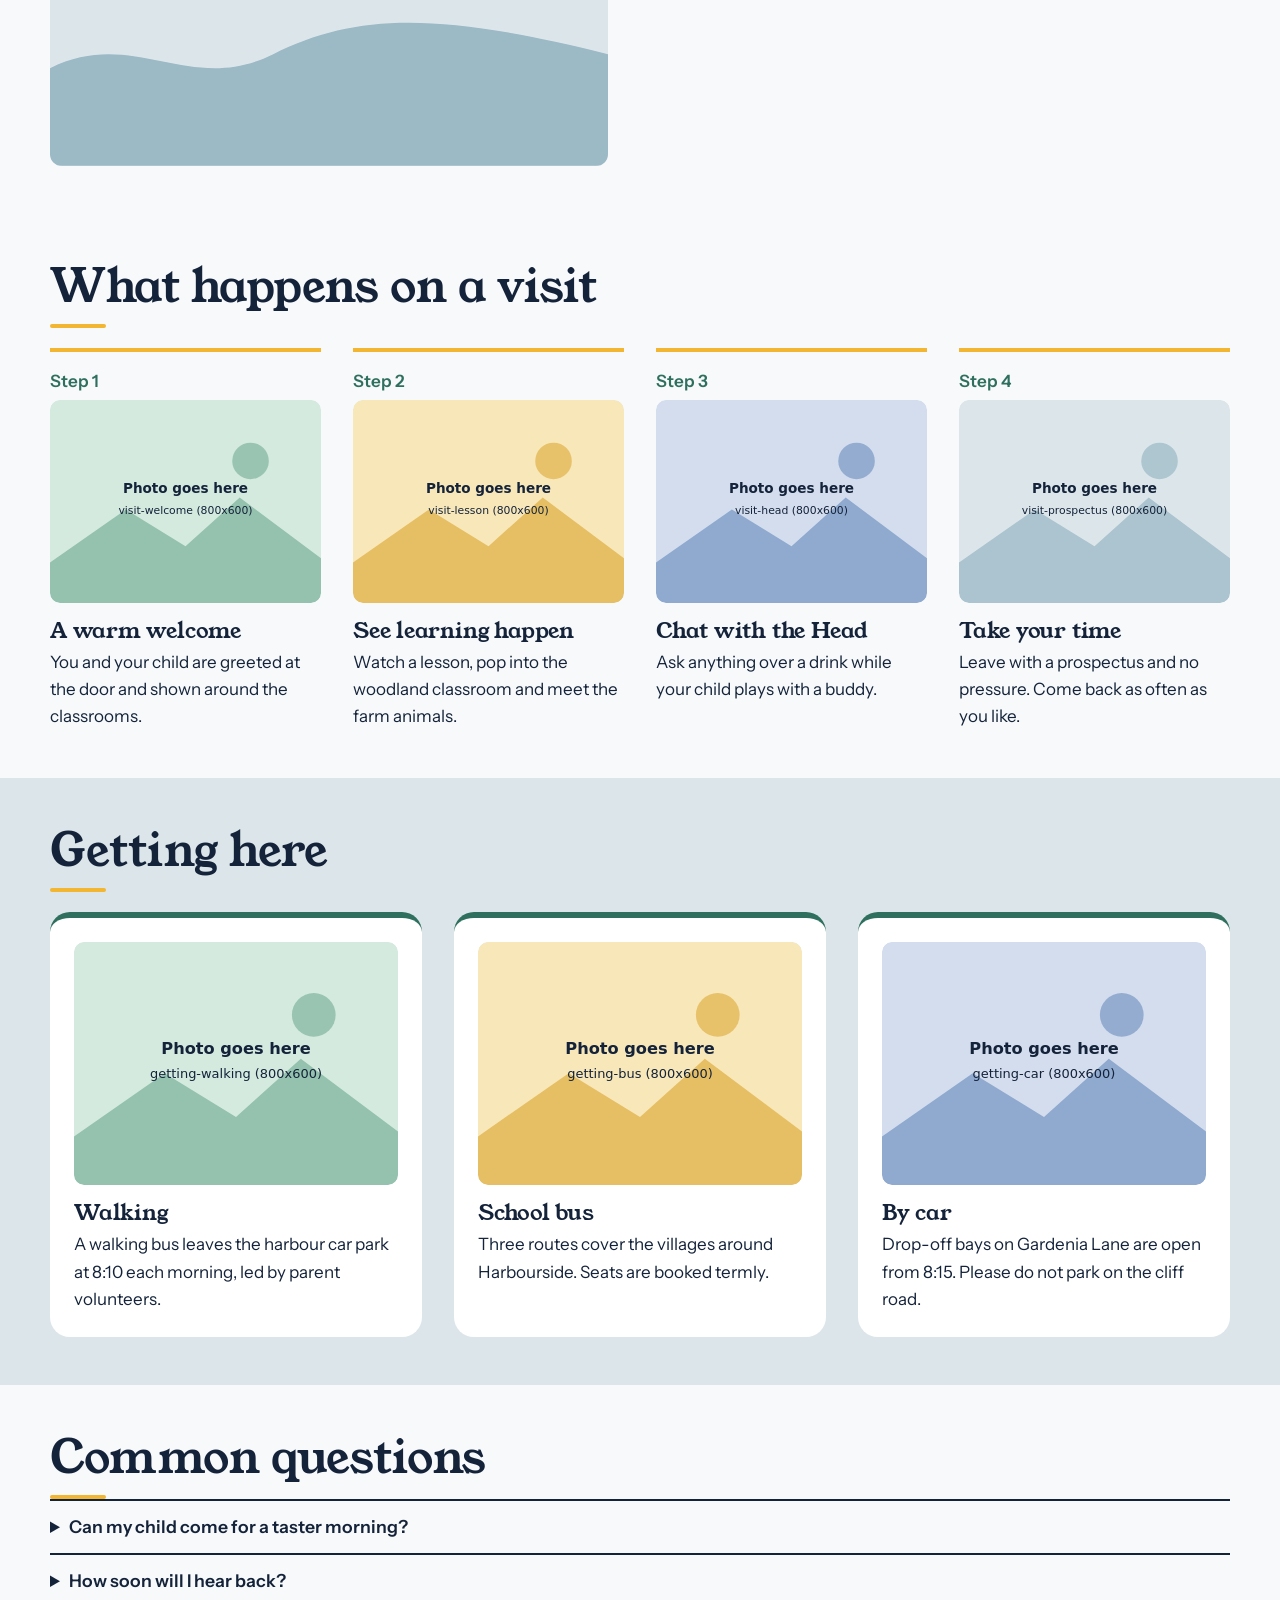
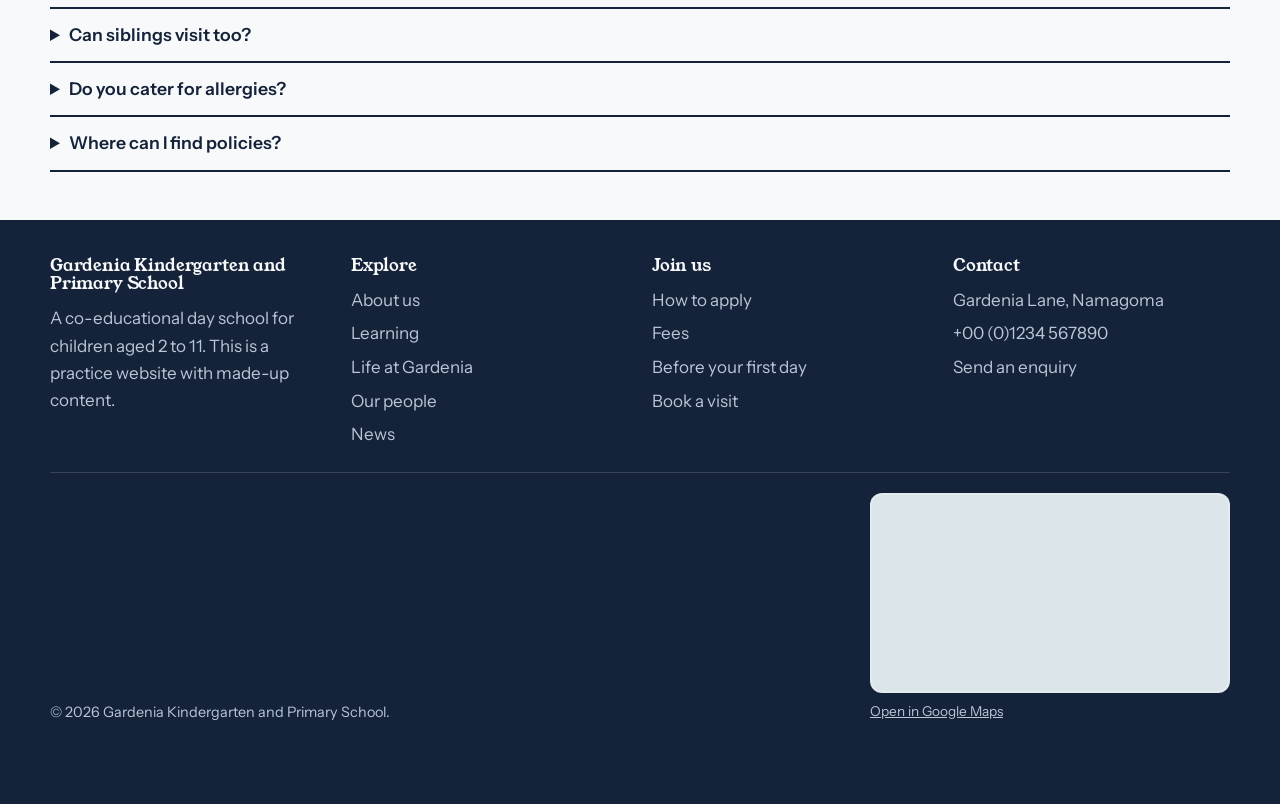
<file: contact.html>
<!DOCTYPE html>
<html lang="en-GB">
  <head>
    <meta charset="utf-8">
    <meta name="viewport" content="width=device-width, initial-scale=1">
    <title>Book a Visit and Contact Us | Gardenia School</title>
    <meta
      name="description"
      content="Book a visit to Gardenia Kindergarten and Primary School. Find phone numbers, opening hours, how to get here and answers to common questions."
    >
    <link href="https://www.example.com/contact.html" rel="canonical">
    <meta name="robots" content="index, follow, max-image-preview:large">
    <meta name="theme-color" content="#14233A">
    <meta name="application-name" content="Gardenia">
    <meta name="apple-mobile-web-app-title" content="Gardenia">
    <link type="image/png" href="images/favicon-96x96.png" rel="icon" sizes="96x96">
    <link type="image/svg+xml" href="images/favicon.svg" rel="icon">
    <link href="images/favicon.ico" rel="shortcut icon">
    <link href="images/apple-touch-icon.png" rel="apple-touch-icon" sizes="180x180">
    <link href="site.webmanifest" rel="manifest">
    <meta property="og:type" content="website">
    <meta property="og:site_name" content="Gardenia Kindergarten and Primary School">
    <meta property="og:locale" content="en_GB">
    <meta property="og:title" content="Book a Visit and Contact Us | Gardenia School">
    <meta
      property="og:description"
      content="Book a visit to Gardenia Kindergarten and Primary School. Find phone numbers, opening hours, how to get here and answers to common questions."
    >
    <meta property="og:url" content="https://www.example.com/contact.html">
    <meta property="og:image" content="https://www.example.com/img/social-share.jpg">
    <meta property="og:image:width" content="1200">
    <meta property="og:image:height" content="630">
    <meta
      property="og:image:alt"
      content="Gardenia Kindergarten and Primary School: a sunny coastal school scene with the school building, hills and sea"
    >
    <meta name="twitter:card" content="summary_large_image">
    <meta name="twitter:title" content="Book a Visit and Contact Us | Gardenia School">
    <meta
      name="twitter:description"
      content="Book a visit to Gardenia Kindergarten and Primary School. Find phone numbers, opening hours, how to get here and answers to common questions."
    >
    <meta name="twitter:image" content="https://www.example.com/img/social-share.jpg">
    <meta
      name="twitter:image:alt"
      content="Gardenia Kindergarten and Primary School: a sunny coastal school scene with the school building, hills and sea"
    >
    <script type="application/ld+json">
      {
        "@context": "https://schema.org",
        "@graph": [
          {
            "@type": [
              "ElementarySchool",
              "PreSchool"
            ],
            "@id": "https://www.example.com/#school",
            "name": "Gardenia Kindergarten and Primary School",
            "url": "https://www.example.com/",
            "logo": "https://www.example.com/icon-512.png",
            "image": "https://www.example.com/img/social-share.jpg",
            "description": "A co-educational day kindergarten and primary school for children aged 2 to 11, with forest school, small classes and wraparound care.",
            "foundingDate": "1891",
            "telephone": "+256 (0)1234 567890",
            "address": {
              "@type": "PostalAddress",
              "streetAddress": "Gardenia Lane",
              "addressLocality": "Namagoma"
            },
            "openingHoursSpecification": [
              {
                "@type": "OpeningHoursSpecification",
                "dayOfWeek": [
                  "Monday",
                  "Tuesday",
                  "Wednesday",
                  "Thursday",
                  "Friday"
                ],
                "opens": "08:00",
                "closes": "18:00"
              },
              {
                "@type": "OpeningHoursSpecification",
                "dayOfWeek": "Saturday",
                "opens": "09:00",
                "closes": "12:00"
              }
            ]
          },
          {
            "@type": "WebSite",
            "@id": "https://www.example.com/#website",
            "url": "https://www.example.com/",
            "name": "Gardenia Kindergarten and Primary School",
            "inLanguage": "en-GB",
            "publisher": {
              "@id": "https://www.example.com/#school"
            }
          },
          {
            "@type": "ContactPage",
            "@id": "https://www.example.com/contact.html#webpage",
            "url": "https://www.example.com/contact.html",
            "name": "Book a Visit and Contact Us | Gardenia School",
            "description": "Book a visit to Gardenia Kindergarten and Primary School. Find phone numbers, opening hours, how to get here and answers to common questions.",
            "inLanguage": "en-GB",
            "isPartOf": {
              "@id": "https://www.example.com/#website"
            },
            "about": {
              "@id": "https://www.example.com/#school"
            },
            "primaryImageOfPage": {
              "@type": "ImageObject",
              "url": "https://www.example.com/img/social-share.jpg"
            },
            "breadcrumb": {
              "@id": "https://www.example.com/contact.html#breadcrumb"
            }
          },
          {
            "@type": "BreadcrumbList",
            "@id": "https://www.example.com/contact.html#breadcrumb",
            "itemListElement": [
              {
                "@type": "ListItem",
                "position": 1,
                "name": "Home",
                "item": "https://www.example.com/"
              },
              {
                "@type": "ListItem",
                "position": 2,
                "name": "Contact",
                "item": "https://www.example.com/contact.html"
              }
            ]
          }
        ]
      }
    </script>
    <script>document.documentElement.classList.add('js')</script>
    <script src="js/theme.js"></script>
    <link href="https://fonts.googleapis.com" rel="preconnect">
    <link href="https://fonts.gstatic.com" rel="preconnect" crossorigin="">
    <link
      href="https://fonts.googleapis.com/css2?family=Instrument+Sans:wght@400;500;600&amp;family=Young+Serif&amp;display=swap"
      rel="stylesheet"
    >
    <link href="css/base.css" rel="stylesheet">
    <link href="css/contact.css" rel="stylesheet">
  </head>

  <body>
    <a class="skip" href="#main">Skip to content</a>

    <header class="site-header">
      <div class="wrap">
        <a class="brand" href="index.html">
          <img src="images/logo-full-256-original.png" width="50px" alt="Gardenia Logo">
          <span>Gardenia<small>Kindergarten and Primary School</small></span>
        </a>
        <button
          class="nav-toggle"
          type="button"
          aria-expanded="false"
          aria-controls="nav"
          aria-label="Open menu"
        >
          <span class="bars" aria-hidden="true">
            <i></i>
            <i></i>
            <i></i>
          </span>
        </button>
        <nav id="nav" class="nav" aria-label="Main">
          <ul>
            <li style="--i:0"><a href="index.html">Home</a></li>
            <li style="--i:1"><a href="about.html">About</a></li>
            <li style="--i:2"><a href="academics.html">Learning</a></li>
            <li style="--i:3"><a href="life.html">Life</a></li>
            <li style="--i:4"><a href="admissions.html">Admissions</a></li>
            <li style="--i:5">
              <a class="nav-cta" href="contact.html" aria-current="page">Book a visit</a>
            </li>
          </ul>
        </nav>
      </div>
    </header>

    <main id="main">
      <section class="page-banner page-banner--visit">
        <div class="wrap hero-centre">
          <figure class="hero-photo" data-reveal="zoom">
            <img src="img/contact-banner.svg" alt="" width="1600" height="600">
          </figure>
          <h1 data-delay="1" data-reveal="up">Book a visit</h1>
          <p data-delay="2" data-reveal="up">
            See the classrooms, meet the teachers and let your child try out the mud kitchen.
          </p>
          <a class="btn btn--dark" href="#getting-here" data-delay="3" data-reveal="up">Getting here</a>
        </div>
      </section>

      <section class="section contact">
        <div class="wrap contact-grid">
          <div>
            <h2 data-reveal="up">Get in touch</h2>
            <div id="status-card" class="status-card" data-delay="1" data-reveal="up">
              <span id="status-dot" class="dot"></span>
              <p id="status-text">Checking office hours...</p>
            </div>
            <figure class="photo" data-delay="1" data-reveal="zoom">
              <img
                src="img/contact-entrance.svg"
                alt="The front entrance of the school"
                width="1200"
                height="700"
                loading="lazy"
              >
            </figure>
            <h3>Gardenia Kindergarten and Primary School</h3>
            <p>Gardenia Lane, Namagoma<br>+256 (0)1234 567891<br>Mon to Fri 8:00 to 18:00</p>
            <h3>Gardenia Offices</h3>
            <p>
              50m off Namagoma-Nakitokolo Road<br>+256 (0)1234 567890<br>Mon to Fri 8:00 to 18:00<br>Sat
              9:00 to 12:00 (term time)
            </p>
            <svg
              class="map"
              aria-label="Simple map: kindergarten and primary sites beside the sea"
              role="img"
              viewBox="0 0 400 240"
              data-delay="1"
              data-reveal="up"
            >
              <rect width="400" height="240" fill="#DCE6EA" />
              <path d="M0 170c60-30 100 20 160-10s120-30 240 0v80H0z" fill="#9CB9C6" />
              <circle cx="120" cy="95" fill="#14233A" r="9" />
              <circle cx="270" cy="75" fill="#14233A" r="9" />
              <text fill="#14233A" font-size="14" x="132" y="99">Kindergarten</text>
              <text fill="#14233A" font-size="14" x="282" y="79">Primary</text>
            </svg>
          </div>
          <form id="visit-form" novalidate data-delay="1" data-reveal="up">
            <h2>Request a visit</h2>
            <div class="field">
              <label for="v-name">Your name</label>
              <input id="v-name" type="text" autocomplete="name" required>
              <span class="err" aria-live="polite"></span>
            </div>
            <div class="field">
              <label for="v-email">Email</label>
              <input id="v-email" type="email" autocomplete="email" required>
              <span class="err" aria-live="polite"></span>
            </div>
            <div class="field">
              <label for="v-date">Preferred date</label>
              <input id="v-date" type="date" required>
              <span class="err" aria-live="polite"></span>
            </div>
            <div class="field">
              <label for="v-type">Type of visit</label>
              <select id="v-type" required>
                <option value="">Select one</option>
                <option>Private tour with my child</option>
                <option>Open morning</option>
                <option>Kindergarten taster</option>
              </select>
              <span class="err" aria-live="polite"></span>
            </div>
            <div class="hp" aria-hidden="true">
              <label>
                Leave this empty
                <input type="text" name="_gotcha" autocomplete="off" tabindex="-1">
              </label>
            </div>
            <button class="btn btn--dark" type="submit">Request visit</button>
            <p id="v-status" class="form-status" role="status"></p>
          </form>
        </div>
      </section>

      <section class="section visit-flow">
        <div class="wrap">
          <h2 data-reveal="up">What happens on a visit</h2>
          <ol class="flow-list">
            <li data-delay="1" data-reveal="up">
              <figure class="photo">
                <img
                  src="img/visit-welcome.svg"
                  alt="A teacher welcoming a family at the door"
                  width="800"
                  height="600"
                  loading="lazy"
                >
              </figure>
              <h3>A warm welcome</h3>
              <p>You and your child are greeted at the door and shown around the classrooms.</p>
            </li>
            <li data-delay="2" data-reveal="up">
              <figure class="photo">
                <img
                  src="img/visit-lesson.svg"
                  alt="A family watching a lesson"
                  width="800"
                  height="600"
                  loading="lazy"
                >
              </figure>
              <h3>See learning happen</h3>
              <p>Watch a lesson, pop into the woodland classroom and meet the farm animals.</p>
            </li>
            <li data-delay="3" data-reveal="up">
              <figure class="photo">
                <img
                  src="img/visit-head.svg"
                  alt="Parents chatting with the Head"
                  width="800"
                  height="600"
                  loading="lazy"
                >
              </figure>
              <h3>Chat with the Head</h3>
              <p>Ask anything over a drink while your child plays with a buddy.</p>
            </li>
            <li data-delay="4" data-reveal="up">
              <figure class="photo">
                <img
                  src="img/visit-prospectus.svg"
                  alt="A family leaving with a prospectus"
                  width="800"
                  height="600"
                  loading="lazy"
                >
              </figure>
              <h3>Take your time</h3>
              <p>Leave with a prospectus and no pressure. Come back as often as you like.</p>
            </li>
          </ol>
        </div>
      </section>

      <section id="getting-here" class="section section--mist getting">
        <div class="wrap">
          <h2 data-reveal="up">Getting here</h2>
          <ul class="getting-grid">
            <li data-delay="1" data-reveal="up">
              <figure class="photo">
                <img
                  src="img/getting-walking.svg"
                  alt="The walking bus on its way to school"
                  width="800"
                  height="600"
                  loading="lazy"
                >
              </figure>
              <h3>Walking</h3>
              <p>
                A walking bus leaves the harbour car park at 8:10 each morning, led by parent
                volunteers.
              </p>
            </li>
            <li data-delay="2" data-reveal="up">
              <figure class="photo">
                <img
                  src="img/getting-bus.svg"
                  alt="The school bus at the gate"
                  width="800"
                  height="600"
                  loading="lazy"
                >
              </figure>
              <h3>School bus</h3>
              <p>Three routes cover the villages around Harbourside. Seats are booked termly.</p>
            </li>
            <li data-delay="3" data-reveal="up">
              <figure class="photo">
                <img
                  src="img/getting-car.svg"
                  alt="The drop-off bays on Gardenia Lane"
                  width="800"
                  height="600"
                  loading="lazy"
                >
              </figure>
              <h3>By car</h3>
              <p>
                Drop-off bays on Gardenia Lane are open from 8:15. Please do not park on the cliff
                road.
              </p>
            </li>
          </ul>
        </div>
      </section>

      <section class="section faq">
        <div class="wrap">
          <h2 data-reveal="up">Common questions</h2>
          <details data-delay="1" data-reveal="up">
            <summary>Can my child come for a taster morning?</summary>
            <p>
              Yes. Taster mornings run most Wednesdays. Tell us the age and we will pair your child
              with a buddy.
            </p>
          </details>
          <details data-delay="1" data-reveal="up">
            <summary>How soon will I hear back?</summary>
            <p>We reply to visit requests within two working days.</p>
          </details>
          <details data-delay="1" data-reveal="up">
            <summary>Can siblings visit too?</summary>
            <p>Of course. Please mention their ages so we can plan.</p>
          </details>
          <details data-delay="1" data-reveal="up">
            <summary>Do you cater for allergies?</summary>
            <p>Yes. Our catering team follows each child's plan, and the kitchen is nut aware.</p>
          </details>
          <details data-delay="1" data-reveal="up">
            <summary>Where can I find policies?</summary>
            <p>Policies are shared with families on registration and in the parent portal.</p>
          </details>
        </div>
      </section>
    </main>

    <footer class="site-footer">
      <div class="wrap">
        <div class="footer-grid">
          <div>
            <h3>Gardenia Kindergarten and Primary School</h3>
            <p>
              A co-educational day school for children aged 2 to 11. This is a practice website with
              made-up content.
            </p>
          </div>
          <div>
            <h3>Explore</h3>
            <ul>
              <li><a href="about.html">About us</a></li>
              <li><a href="academics.html">Learning</a></li>
              <li><a href="life.html">Life at Gardenia</a></li>
              <li><a href="about.html#management">Our people</a></li>
              <li><a href="about.html#news">News</a></li>
            </ul>
          </div>
          <div>
            <h3>Join us</h3>
            <ul>
              <li><a href="admissions.html">How to apply</a></li>
              <li><a href="admissions.html#fees">Fees</a></li>
              <li><a href="admissions.html#first-day">Before your first day</a></li>
              <li><a href="contact.html">Book a visit</a></li>
            </ul>
          </div>
          <div>
            <h3>Contact</h3>
            <ul>
              <li>Gardenia Lane, Namagoma</li>
              <li>+00 (0)1234 567890</li>
              <li><a href="contact.html">Send an enquiry</a></li>
            </ul>
          </div>
        </div>
        <div class="footer-bottom">
          <p class="footer-base">
            © <span id="year">2026</span> Gardenia Kindergarten and Primary School.
          </p>
          <div class="footer-map">
            <iframe
              title="Map showing where Gardenia Kindergarten and Primary School is, in Namagoma"
              src="https://www.google.com/maps?q=Namagoma%2C+Uganda&amp;z=14&amp;output=embed"
              width="360"
              height="200"
              loading="lazy"
              referrerpolicy="no-referrer-when-downgrade"
              allowfullscreen
            ></iframe>
            <a
              href="https://www.google.com/maps/search/?api=1&amp;query=Namagoma%2C+Uganda"
              target="_blank"
              rel="noopener"
            >Open in Google Maps</a>
          </div>
        </div>
      </div>
    </footer>

    <script src="js/main.js"></script>

    <script src="js/contact.js"></script>
  </body>
</html>
</file>
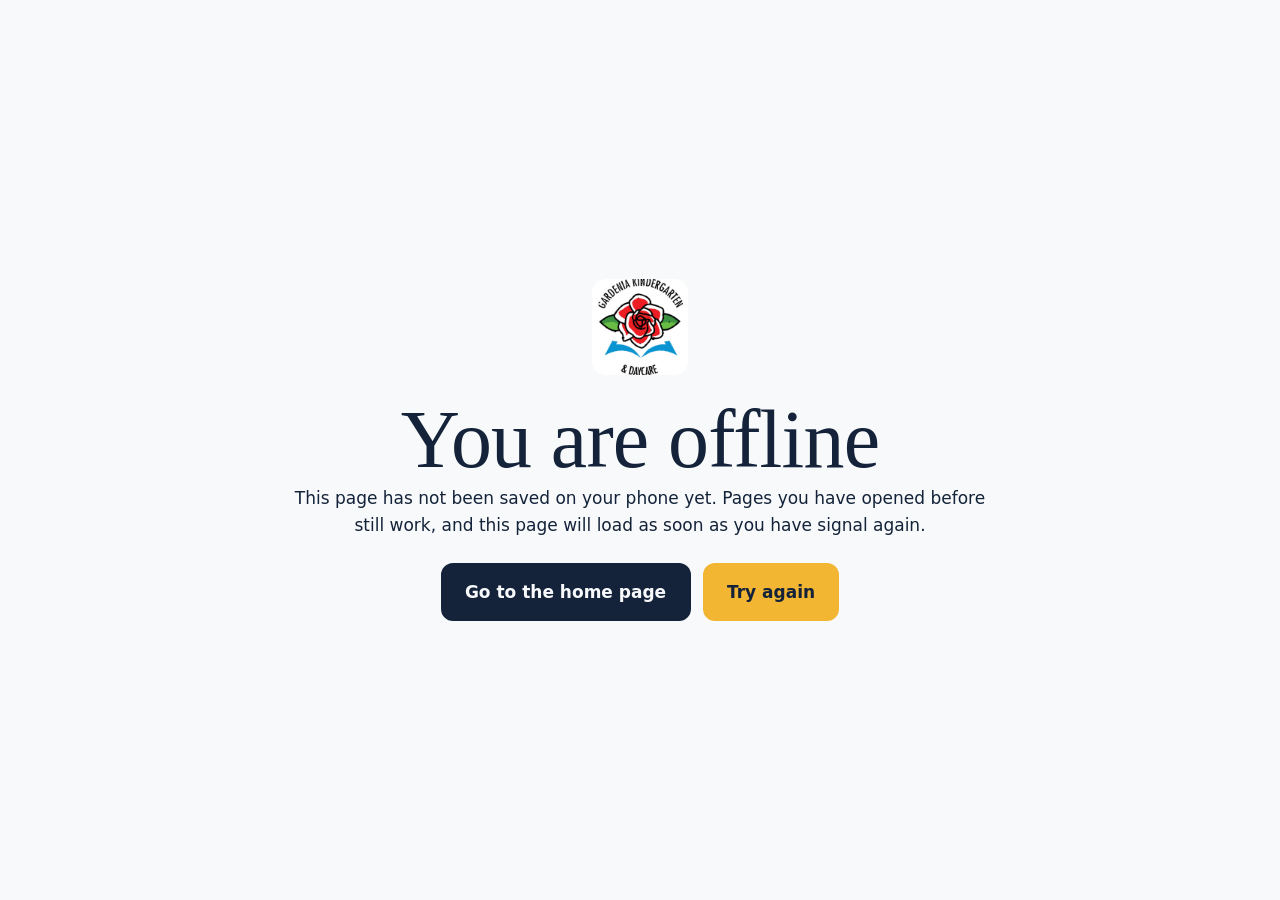
<file: offline.html>
<!DOCTYPE html>
<html lang="en-GB">
  <head>
    <meta charset="utf-8">
    <meta name="viewport" content="width=device-width, initial-scale=1">
    <title>You are offline | Gardenia Kindergarten and Primary School</title>
    <meta name="robots" content="noindex">
    <meta name="theme-color" content="#14233A">
    <link type="image/png" href="images/favicon-96x96.png" rel="icon" sizes="96x96">
    <link href="images/apple-touch-icon.png" rel="apple-touch-icon" sizes="180x180">
    <link href="site.webmanifest" rel="manifest">
    <script src="js/theme.js"></script>
    <link href="css/base.css" rel="stylesheet">
    <style>
      .offline { min-height: 100vh; display: grid; place-items: center; padding: 2rem 0; text-align: center; }
      .offline img { margin: 0 auto 1.25rem; border-radius: var(--r); }
      .offline p { margin-inline: auto; }
      .offline-actions { display: flex; flex-wrap: wrap; gap: 0.75rem; justify-content: center; margin-top: 1.5rem; }
    </style>
  </head>
  <body>
    <main class="offline">
      <div class="wrap">
        <img src="images/logo-full-256-original.png" width="96" height="96" alt="Gardenia logo">
        <h1>You are offline</h1>
        <p>
          This page has not been saved on your phone yet. Pages you have opened before still work, and this page will
          load as soon as you have signal again.
        </p>
        <div class="offline-actions">
          <a class="btn btn--dark" href="index.html">Go to the home page</a>
          <button class="btn" type="button" onclick="location.reload()">Try again</button>
        </div>
      </div>
    </main>
  </body>
</html>
</file>
<file: css/base.css>
/* ===== base.css — shared tokens, reset, header, footer, buttons (used by every page) ===== */
:root {
  --ink: #14233A;
  --salt: #F7F9FA;
  --kelp: #2F6F5E;
  --signal: #F2B632;
  --mist: #DCE6EA;
  --slate: #47586D;
  --white: #fff;
  --display: "Young Serif", Georgia, serif;
  --body: "Instrument Sans", system-ui, -apple-system, "Segoe UI", sans-serif;
  --max: 1180px;
  --r: 12px;
  --gap: clamp(1rem, 2.5vw, 2rem);
  --section: clamp(2rem, 4vw, 3rem);

  /* floating navigation bar */
  --nav-top: 10px;
  --nav-h: 4rem;
  --nav-gap: 10px;
  --nav-radius: 30px;
  --nav-side: .4rem;
  --nav-space: calc(var(--nav-top) + var(--nav-h) + var(--nav-gap));

  /* light text on dark areas, and the dark colour as numbers so shadows can follow the theme */
  --ink-soft: #b9c6d6;
  --ink-rgb: 20, 35, 58;
}

/* phones and small tablets: the floating bar sits only 5px from each side of the screen */
@media (max-width: 980px) {
  :root {
    --nav-side: 5px;
  }
}

/* ===== daily colour themes =====
   js/theme.js puts data-theme="mon|tue|wed|thu|fri" on <html>. Monday uses the colours above,
   and Saturday and Sunday use Monday's too. Each theme only changes these variables. */
html[data-theme="tue"] {
  --ink: #3B1D4F;
  --salt: #FBF8FC;
  --kelp: #A33B6B;
  --signal: #FF9EB5;
  --mist: #EADCF2;
  --slate: #5A4768;
  --ink-soft: #D9C6E6;
  --ink-rgb: 59, 29, 79;
}

html[data-theme="wed"] {
  --ink: #17372C;
  --salt: #F8FAF5;
  --kelp: #276B45;
  --signal: #B7E15A;
  --mist: #DDEBDD;
  --slate: #3F5A4D;
  --ink-soft: #BFD6C7;
  --ink-rgb: 23, 55, 44;
}

html[data-theme="thu"] {
  --ink: #0F4C5C;
  --salt: #F5FAFA;
  --kelp: #A83A18;
  --signal: #FFB27F;
  --mist: #D6ECEE;
  --slate: #3F5F68;
  --ink-soft: #B5D5DA;
  --ink-rgb: 15, 76, 92;
}

html[data-theme="fri"] {
  --ink: #2A2F6B;
  --salt: #FAF9FF;
  --kelp: #3F51B5;
  --signal: #5EE0C4;
  --mist: #E0E3F7;
  --slate: #4A4F7A;
  --ink-soft: #C4C8EE;
  --ink-rgb: 42, 47, 107;
}

*,
*::before,
*::after {
  box-sizing: border-box;
}

* {
  margin: 0;
}

html {
  scroll-behavior: smooth;
}

body {
  font-family: var(--body);
  font-size: 1.0625rem;
  line-height: 1.6;
  color: var(--ink);
  background: var(--salt);
  -webkit-font-smoothing: antialiased;
}

img,
svg {
  display: block;
  max-width: 100%;
}

a {
  color: inherit;
}

button,
input,
select,
textarea {
  font: inherit;
  color: inherit;
}

:focus-visible {
  outline: 3px solid var(--signal);
  outline-offset: 3px;
}

.wrap {
  width: min(var(--max), 100% - 2.5rem);
  margin-inline: auto;
}

.section {
  padding-block: var(--section);
}

.section--ink {
  background: var(--ink);
  color: var(--salt);
}

.section--mist {
  background: var(--mist);
}

h1,
h2,
h3,
h4 {
  font-family: var(--display);
  font-weight: 400;
  line-height: 1.1;
  letter-spacing: -0.01em;
}

h1 {
  font-size: clamp(2.7rem, 6.4vw, 5.4rem);
}

h2 {
  font-size: clamp(1.9rem, 3.6vw, 2.9rem);
}

h3 {
  font-size: 1.35rem;
}

p {
  max-width: 65ch;
}

.lede {
  font-size: 1.2rem;
  color: var(--slate);
  max-width: 56ch;
}

.section--ink .lede {
  color: var(--ink-soft);
}

.sr-only {
  position: absolute;
  width: 1px;
  height: 1px;
  overflow: hidden;
  clip: rect(0 0 0 0);
  white-space: nowrap;
}

.skip {
  position: absolute;
  left: -999px;
  top: 0;
  background: var(--signal);
  color: var(--ink);
  padding: 0.6rem 1rem;
  z-index: 100;
}

.skip:focus {
  left: 0;
}

/* buttons */
.btn {
  display: inline-block;
  padding: 0.85rem 1.4rem;
  border-radius: var(--r);
  background: var(--signal);
  color: var(--ink);
  font-weight: 600;
  text-decoration: none;
  border: 2px solid var(--signal);
  cursor: pointer;
  transition: transform 0.15s, background 0.15s;
}

.btn:hover {
  transform: translateY(-2px);
}

.btn--ghost {
  background: transparent;
  color: inherit;
  border-color: currentColor;
}

.btn--dark {
  background: var(--ink);
  color: var(--salt);
  border-color: var(--ink);
}

/* header */
/* floating bar: 10px from the top, rounded ends, lifts off the page with a soft shadow */
.site-header {
  position: fixed;
  top: 0;
  left: 0;
  right: 0;
  z-index: 50;
  width: calc(100% - var(--nav-side) * 2);
    margin: var(--nav-top) auto 0;
  border-radius: var(--nav-radius);
  background: var(--ink);
  color: var(--salt);
  box-shadow:
    0 0 0 1px rgba(255, 255, 255, 0.08),
    0 12px 30px rgba(var(--ink-rgb), 0.28);
}

.site-header .wrap {
  display: flex;
  align-items: center;
  justify-content: space-between;
  width: 100%;
  min-height: var(--nav-h);
  padding-inline: clamp(1rem, 3vw, 2.5rem);
  gap: 1rem;
}

.brand {
  display: flex;
  align-items: center;
  gap: 0.7rem;
  text-decoration: none;
  font-family: var(--display);
  font-size: 1.4rem;
}

.brand svg {
  width: 34px;
  height: 34px;
}

.nav ul {
  list-style: none;
  padding: 0;
  display: flex;
  gap: 0.3rem;
}

.nav a {
  display: block;
  padding: 0.5rem 0.8rem;
  text-decoration: none;
  border-radius: var(--r);
  font-weight: 500;
}

.nav a:hover {
  background: rgba(255, 255, 255, 0.1);
}

.nav a[aria-current="page"] {
  box-shadow: inset 0 -3px 0 var(--signal);
}

.nav .nav-cta {
  background: var(--signal);
  color: var(--ink);
  font-weight: 600;
}

/* hamburger button: three lines that turn into an X */
.nav-toggle {
  display: none;
  position: relative;
  width: 46px;
  height: 46px;
  background: none;
  border: 2px solid rgba(255, 255, 255, 0.55);
  border-radius: var(--r);
  color: inherit;
  cursor: pointer;
  transition: background 0.25s, border-color 0.25s;
}

.nav-toggle:hover {
  background: rgba(255, 255, 255, 0.1);
}

.nav-toggle[aria-expanded="true"] {
  border-color: var(--signal);
}

.nav-toggle .bars {
  position: absolute;
  left: 50%;
  top: 50%;
  width: 22px;
  height: 16px;
  transform: translate(-50%, -50%);
}

.nav-toggle .bars i {
  position: absolute;
  left: 0;
  width: 100%;
  height: 2.5px;
  border-radius: 2px;
  background: currentColor;
  transition:
    top 0.35s cubic-bezier(0.6, 0.1, 0.2, 1),
    transform 0.35s cubic-bezier(0.6, 0.1, 0.2, 1),
    opacity 0.2s;
}

.nav-toggle .bars i:nth-child(1) {
  top: 0;
}

.nav-toggle .bars i:nth-child(2) {
  top: calc(50% - 1.25px);
}

.nav-toggle .bars i:nth-child(3) {
  top: calc(100% - 2.5px);
}

.nav-toggle[aria-expanded="true"] .bars i:nth-child(1) {
  top: calc(50% - 1.25px);
  transform: rotate(45deg);
}

.nav-toggle[aria-expanded="true"] .bars i:nth-child(2) {
  opacity: 0;
  transform: scaleX(0);
}

.nav-toggle[aria-expanded="true"] .bars i:nth-child(3) {
  top: calc(50% - 1.25px);
  transform: rotate(-45deg);
}

@media (max-width: 980px) {
  .nav-toggle {
    display: block;
  }

  /* menu panel slides down; links appear one after another (--i is set on each <li>) */
  .nav {
    position: absolute;
    left: 0;
    right: 0;
    top: calc(100% + 0.6rem);
    background: var(--ink);
    border-radius: 1.75rem;
    padding: 0.6rem 1.5rem 1.6rem;
    max-height: calc(100vh - var(--nav-space) - 1rem);
    overflow: auto;
    visibility: hidden;
    opacity: 0;
    transform: translateY(-14px);
    box-shadow: 0 20px 30px rgba(0, 0, 0, 0.25);
    transition:
      opacity 0.3s ease,
      transform 0.35s cubic-bezier(0.2, 0.7, 0.2, 1),
      visibility 0s linear 0.35s;
  }

  .nav.open {
    visibility: visible;
    opacity: 1;
    transform: none;
    transition-delay: 0s;
  }

  .nav ul {
    flex-direction: column;
    gap: 0;
  }

  .nav li {
    opacity: 0;
    transform: translateX(-18px);
    transition: opacity 0.35s ease, transform 0.4s cubic-bezier(0.2, 0.7, 0.2, 1);
  }

  .nav.open li {
    opacity: 1;
    transform: none;
    transition-delay: calc(var(--i) * 55ms + 120ms);
  }

  .nav a {
    font-family: var(--display);
    font-size: 1.45rem;
    padding: 0.9rem 0.2rem;
    border-bottom: 1px solid rgba(255, 255, 255, 0.1);
    border-radius: 0;
  }

  .nav a:hover {
    background: none;
    color: var(--signal);
  }

  .nav a[aria-current="page"] {
    box-shadow: none;
    color: var(--signal);
  }

  .nav .nav-cta {
    margin-top: 1.1rem;
    text-align: center;
    border-radius: var(--r);
    font-family: var(--body);
    font-size: 1.05rem;
    border-bottom: 0;
    color: var(--ink);
  }

  .nav .nav-cta:hover {
    color: var(--ink);
  }
}

/* page banner for inner pages */
.page-banner {
  background: var(--ink);
  color: var(--salt);
  padding-block: clamp(2rem, 5vw, 3.5rem);
  padding-top: calc(var(--nav-space) + 1rem);
}

.page-banner h1 {
  font-size: clamp(2.4rem, 5vw, 4rem);
  max-width: 18ch;
}

.page-banner p {
  margin-top: 1rem;
  color: var(--ink-soft);
  font-size: 1.15rem;
}

/* footer */
.site-footer {
  background: var(--ink);
  color: var(--ink-soft);
  padding-block: 2.25rem 5rem; /* room for the floating buttons */
}

.footer-grid {
  display: grid;
  gap: 1.5rem;
  grid-template-columns: repeat(auto-fit, minmax(200px, 1fr));
}

.site-footer h3 {
  color: var(--salt);
  font-size: 1.05rem;
  margin-bottom: 0.8rem;
}

.site-footer ul {
  list-style: none;
  padding: 0;
  display: grid;
  gap: 0.4rem;
}

.site-footer a {
  text-decoration: none;
}

.site-footer a:hover {
  color: var(--signal);
}

.footer-bottom {
  display: flex;
  flex-wrap: wrap;
  align-items: flex-end;
  justify-content: space-between;
  gap: 1.25rem;
  margin-top: 1.5rem;
  padding-top: 1.25rem;
  border-top: 1px solid rgba(255, 255, 255, 0.15);
}

.footer-base {
  font-size: 0.9rem;
}

.footer-map {
  width: min(360px, 100%);
  margin-left: auto;
}

.footer-map iframe {
  display: block;
  width: 100%;
  height: 200px;
  border: 2px solid rgba(255, 255, 255, 0.2);
  border-radius: var(--r);
  background: var(--mist);
}

.footer-map a {
  display: inline-block;
  margin-top: 0.45rem;
  font-size: 0.85rem;
  text-decoration: underline;
}

@media (max-width: 640px) {
  .footer-map {
    margin-left: 0;
    width: 100%;
  }
}

@media (prefers-reduced-motion: reduce) {
  * {
    animation: none !important;
    transition: none !important;
    scroll-behavior: auto !important;
  }
}

/* ===== shared components used on several pages ===== */
.two-col {
  display: grid;
  gap: clamp(1.25rem, 3vw, 2.5rem);
  grid-template-columns: repeat(auto-fit, minmax(300px, 1fr));
  align-items: start;
}

.note {
  margin-top: 1.5rem;
  font-size: 0.9rem;
  opacity: 0.75;
}

.meta {
  font-size: 0.9rem;
  color: var(--slate);
  margin-bottom: 0.4rem;
}

.chips {
  display: flex;
  flex-wrap: wrap;
  gap: 0.5rem;
  margin-block: 0.9rem;
}

.chips button {
  padding: 0.55rem 1rem;
  border-radius: 999px;
  border: 2px solid var(--ink);
  background: transparent;
  cursor: pointer;
  font-weight: 500;
}

.chips button[aria-pressed="true"],
.chips button[aria-selected="true"] {
  background: var(--ink);
  color: var(--salt);
}

.field {
  display: grid;
  gap: 0.35rem;
  margin-bottom: 1rem;
}

.field label,
label {
  font-weight: 600;
}

input[type=text],
input[type=email],
input[type=date],
input[type=search],
select,
textarea {
  width: 100%;
  padding: 0.75rem 0.9rem;
  border: 2px solid var(--ink);
  border-radius: var(--r);
  background: var(--white);
  color: var(--ink);
}

input[aria-invalid="true"],
select[aria-invalid="true"] {
  border-color: #B3261E;
}

.err {
  color: #B3261E;
  font-size: 0.9rem;
  min-height: 1.1em;
}

.section--ink .err {
  color: #FFB4AB;
}

.form-status {
  margin-top: 1rem;
  font-weight: 600;
}

details {
  border-top: 2px solid var(--ink);
  padding-block: 0.75rem;
}

details:last-of-type {
  border-bottom: 2px solid var(--ink);
}

summary {
  cursor: pointer;
  font-weight: 600;
  font-size: 1.1rem;
}

details p {
  margin-top: 0.6rem;
}

/* brand sub-title */
.brand span {
  display: grid;
  line-height: 1.05;
}

.brand small {
  display: block;
  font-family: var(--body);
  font-size: 0.66rem;
  font-weight: 500;
  letter-spacing: 0.02em;
  opacity: 0.8;
  margin-top: 0.15rem;
}

/* on phones the subtitle stays; it just gets a little smaller on the narrowest screens */
.brand {
  min-width: 0;
}

@media (max-width: 360px) {
  .brand {
    font-size: 1.25rem;
  }

  .brand small {
    font-size: 0.6rem;
  }
}

/* ===== form extras: honeypot (hidden from people, bots fill it) and status colours ===== */
.hp {
  position: absolute;
  left: -9999px;
  width: 1px;
  height: 1px;
  overflow: hidden;
}

.form-status.ok {
  color: #1D6B3F;
}

.form-status.bad {
  color: #B3261E;
}

.section--ink .form-status.ok {
  color: #9BE3B8;
}

.section--ink .form-status.bad {
  color: #FFB4AB;
}

.btn:disabled {
  opacity: 0.6;
  cursor: wait;
  transform: none;
}

/* ===== image slots ===== */
.photo {
  margin: 0 0 1rem;
}

.photo img {
  width: 100%;
  height: auto;
  border-radius: calc(var(--r) - 2px);
  background: var(--mist);
  object-fit: cover;
}

.avatar-photo {
  width: 96px;
  height: 96px;
  border-radius: 50%;
  object-fit: cover;
  margin-bottom: 0.6rem;
  background: var(--mist);
}

.page-banner {
  position: relative;
  overflow: hidden;
  isolation: isolate;
}

.page-banner .wrap {
  position: relative;
}

.banner-img {
  position: absolute;
  inset: 0;
  width: 100%;
  height: 100%;
  object-fit: cover;
  opacity: 0.32;
  z-index: -1;
}

/* ===== animations shared by every page ===== */
[hidden] {
  display: none !important;
}

/* page fade in / out when moving between pages (main.js adds .leaving) */
body {
  animation: pagein 0.5s ease;
}

@keyframes pagein {
  from {
    opacity: 0;
  }

  to {
    opacity: 1;
  }
}

html.leaving body {
  opacity: 0;
  transition: opacity 0.25s ease;
}

/* reveal on scroll: main.js adds .in when the element enters the screen.
 data-reveal = up | left | right | zoom, data-delay = 1..4 staggers neighbours */
.js [data-reveal] {
  opacity: 0;
  transition: opacity 0.8s ease, transform 0.9s cubic-bezier(0.2, 0.7, 0.2, 1);
  transition-delay: calc(var(--d, 0) * 120ms);
}

.js [data-reveal="up"] {
  transform: translateY(42px);
}

.js [data-reveal="left"] {
  transform: translateX(-70px);
}

.js [data-reveal="right"] {
  transform: translateX(70px);
}

.js [data-reveal="zoom"] {
  transform: scale(0.92);
}

.js [data-reveal].in {
  opacity: 1;
  transform: none;
}

/* headings draw a short yellow line under themselves after they appear */
.js h2[data-reveal]::after {
  content: "";
  display: block;
  width: 0;
  height: 4px;
  margin-top: 0.7rem;
  background: var(--signal);
  border-radius: 2px;
  transition: width 0.8s cubic-bezier(0.2, 0.7, 0.2, 1) 0.35s;
}

.js h2[data-reveal].in::after {
  width: 56px;
}

.banner h2::after {
  display: none !important;
}

/* photos: gentle zoom on hover; cards: soft shadow on hover */
.photo {
  overflow: hidden;
  border-radius: calc(var(--r) - 2px);
}

.photo img {
  transition: transform 0.7s cubic-bezier(0.2, 0.7, 0.2, 1);
}

.photo:hover img {
  transform: scale(1.05);
}

.approach-grid li,
.service-grid li,
.settle-grid li,
.trip-list li,
.getting-grid li,
.read-steps li,
.news-grid article,
.act-grid li,
.parent-grid li,
.person,
.pupil,
.event-list li,
.settle-grid li {
  transition: box-shadow 0.3s ease;
}

.approach-grid li:hover,
.service-grid li:hover,
.settle-grid li:hover,
.trip-list li:hover,
.getting-grid li:hover,
.read-steps li:hover,
.news-grid article:hover,
.act-grid li:hover,
.parent-grid li:hover,
.person:hover,
.pupil:hover,
.event-list li:hover {
  box-shadow: 0 14px 30px rgba(var(--ink-rgb), 0.14);
}

/* banner image drifts slower than the page (main.js sets translateY) */
.banner-img {
  transform: scale(1.14);
  will-change: transform;
}

@media (prefers-reduced-motion: reduce) {
  .js [data-reveal] {
    opacity: 1;
    transform: none;
  }

  .js h2[data-reveal]::after {
    width: 56px;
  }

  body {
    animation: none;
  }
}

/* ===== sticky sub-menu (About and News page, People page) ===== */
section[id] {
  scroll-margin-top: calc(var(--nav-space) + 0.5rem);
}

body:has(.subnav) section[id] {
  scroll-margin-top: calc(var(--nav-space) + 3.6rem);
}

/* sticky sub-navigation */
.subnav {
  position: sticky;
  top: calc(var(--nav-top) + var(--nav-h));
  z-index: 30;
  background: var(--salt);
  border-bottom: 2px solid var(--ink);
}

.subnav .wrap {
  display: flex;
  gap: 0.4rem;
  overflow-x: auto;
  padding-block: 0.65rem;
  scrollbar-width: none;
}

.subnav .wrap::-webkit-scrollbar {
  display: none;
}

.subnav a {
  flex: none;
  padding: 0.45rem 0.65rem;
  border-radius: 999px;
  border: 2px solid transparent;
  text-decoration: none;
  font-size: 0.92rem;
  font-weight: 600;
  transition: background 0.25s, color 0.25s;
}

.subnav a:hover {
  border-color: var(--ink);
}

.subnav a.active {
  background: var(--ink);
  color: var(--salt);
}

/* ===== falling hearts, bears and stars (js/main.js adds the layer and the button) ===== */
.fall-layer {
  position: fixed;
  inset: 0;
  z-index: 40;
  overflow: hidden;
  pointer-events: none;
}

.fall-item {
  position: absolute;
  top: 0;
  left: var(--x);
  font-size: var(--size);
  line-height: 1;
  opacity: 0;
  will-change: transform, opacity;
  animation: fall var(--dur) linear forwards;
}

@keyframes fall {
  0% {
    opacity: 0;
    transform: translate3d(0, -12vh, 0) rotate(0deg);
  }

  8% {
    opacity: var(--o);
  }

  50% {
    transform: translate3d(var(--sway), 52vh, 0) rotate(calc(var(--spin) / 2));
  }

  92% {
    opacity: var(--o);
  }

  100% {
    opacity: 0;
    transform: translate3d(calc(var(--sway) * -0.6), 112vh, 0) rotate(var(--spin));
  }
}

.fall-toggle {
  position: fixed;
  left: 1rem;
  bottom: 1rem;
  z-index: 60;
  display: grid;
  place-items: center;
  width: 44px;
  height: 44px;
  padding: 0;
  font-size: 1.35rem;
  line-height: 1;
  border: 2px solid var(--signal);
  border-radius: 50%;
  background: var(--ink);
  color: var(--salt);
  cursor: pointer;
  box-shadow: 0 6px 16px rgba(var(--ink-rgb), 0.3);
  transition: transform 0.15s, opacity 0.2s;
}

.fall-toggle:hover {
  transform: translateY(-2px);
}

.fall-toggle[aria-pressed="false"] {
  opacity: 0.6;
}

.fall-toggle[aria-pressed="false"]::after {
  content: "";
  position: absolute;
  width: 2px;
  height: 28px;
  background: var(--signal);
  border-radius: 1px;
  transform: rotate(45deg);
}

/* ===== page hero layouts shared by several inner pages (each page's own CSS styles its variant) ===== */
.hero-split {
  display: grid;
  gap: clamp(1.5rem, 4vw, 3rem);
  align-items: center;
  grid-template-columns: minmax(0, 1.25fr) minmax(0, 0.75fr);
}

@media (max-width: 760px) {
  .hero-split {
    grid-template-columns: minmax(0, 1fr);
  }
}

.hero-photo {
  margin: 0;
}

.hero-photo img {
  width: 100%;
  height: 100%;
  object-fit: cover;
}

/* ===== reading progress bar (js/main.js sets the width as you scroll) ===== */
/* .read-progress {
  position: fixed;
  top: 0;
  left: 0;
  right: 0;
  z-index: 70;
  height: 4px;
  background: linear-gradient(90deg, var(--kelp), var(--signal));
  transform: scaleX(0);
  transform-origin: 0 50%;
  pointer-events: none;
} */

/* ===== floating buttons, bottom right: back to top, and contact (WhatsApp / call) ===== */
.fab-stack {
  position: fixed;
  right: 1rem;
  bottom: 1rem;
  z-index: 60;
  display: flex;
  flex-direction: column;
  align-items: flex-end;
  gap: 0.7rem;
  pointer-events: none;
}

.fab-stack button,
.fab-stack a {
  pointer-events: auto;
}

.fab-stack svg {
  width: 24px;
  height: 24px;
}

.to-top {
  display: grid;
  place-items: center;
  width: 46px;
  height: 46px;
  margin-right: 5px;
  padding: 0;
  border: 2px solid var(--ink);
  border-radius: 50%;
  background: var(--salt);
  color: var(--ink);
  cursor: pointer;
  box-shadow: 0 6px 16px rgba(var(--ink-rgb), 0.25);
  opacity: 0;
  visibility: hidden;
  transform: translateY(10px);
  transition: opacity 0.25s, transform 0.25s, background 0.2s, color 0.2s, visibility 0s linear 0.25s;
}

.to-top.show {
  opacity: 1;
  visibility: visible;
  transform: none;
  transition-delay: 0s;
}

.to-top:hover {
  background: var(--ink);
  color: var(--salt);
}

.to-top svg {
  width: 20px;
  height: 20px;
}

/* the contact menu covers the back-to-top button while it is open */
.fab-stack.menu-open .to-top {
  opacity: 0;
  visibility: hidden;
}

.fab-contact {
  position: relative;
  display: flex;
  justify-content: flex-end;
}

.fab-main {
  display: grid;
  place-items: center;
  width: 56px;
  height: 56px;
  padding: 0;
  border: 0;
  border-radius: 50%;
  background: var(--signal);
  color: var(--ink);
  cursor: pointer;
  box-shadow: 0 8px 20px rgba(var(--ink-rgb), 0.35);
  transition: transform 0.15s;
}

.fab-main:hover {
  transform: translateY(-2px);
}

.fab-main .icon-close,
.fab-main[aria-expanded="true"] .icon-chat {
  display: none;
}

.fab-main[aria-expanded="true"] .icon-close {
  display: block;
}

.fab-menu {
  position: absolute;
  right: 0;
  bottom: calc(100% + 0.6rem);
  display: flex;
  flex-direction: column;
  align-items: flex-end;
  gap: 0.5rem;
}

.fab-link {
  display: flex;
  align-items: center;
  gap: 0.6rem;
  padding: 0.65rem 1.1rem 0.65rem 0.9rem;
  border-radius: 999px;
  background: var(--ink);
  color: var(--salt);
  font-size: 0.95rem;
  font-weight: 600;
  text-decoration: none;
  white-space: nowrap;
  box-shadow: 0 8px 20px rgba(var(--ink-rgb), 0.35);
  opacity: 0;
  visibility: hidden;
  transform: translateY(12px) scale(0.95);
  transition: opacity 0.25s, transform 0.3s cubic-bezier(0.2, 0.7, 0.2, 1), background 0.2s, visibility 0s linear 0.3s;
}

.fab-link svg {
  width: 20px;
  height: 20px;
  color: var(--signal);
}

.fab-link:hover {
  background: var(--kelp);
}

.fab-contact.open .fab-link {
  opacity: 1;
  visibility: visible;
  transform: none;
  transition-delay: calc(var(--i) * 60ms), calc(var(--i) * 60ms), 0s, 0s;
}

/* ===== install button, offline notice ===== */
.footer-left {
  display: grid;
  gap: 0.7rem;
  justify-items: start;
}

.install-btn {
  display: inline-flex;
  align-items: center;
  padding: 0.5rem 1.1rem;
  border: 2px solid var(--signal);
  border-radius: 999px;
  background: transparent;
  color: var(--salt);
  font: inherit;
  font-size: 0.9rem;
  font-weight: 600;
  cursor: pointer;
  transition: background 0.2s, color 0.2s;
}

.install-btn[hidden] {
  display: none;
}

.install-btn:hover {
  background: var(--signal);
  color: var(--ink);
}

.install-note {
  max-width: 28ch;
  font-size: 0.85rem;
  color: var(--ink-soft);
}

.offline-pill {
  position: fixed;
  top: calc(var(--nav-space) + 0.4rem);
  left: 50%;
  z-index: 65;
  width: max-content;
  max-width: calc(100% - 2rem);
  padding: 0.55rem 1.1rem;
  border-radius: 999px;
  background: var(--signal);
  color: var(--ink);
  font-size: 0.9rem;
  font-weight: 600;
  text-align: center;
  box-shadow: 0 8px 20px rgba(var(--ink-rgb), 0.3);
  opacity: 0;
  visibility: hidden;
  transform: translate(-50%, -8px);
  transition: opacity 0.25s, transform 0.25s, visibility 0s linear 0.25s;
  pointer-events: none;
}

.offline-pill.show {
  opacity: 1;
  visibility: visible;
  transform: translate(-50%, 0);
  transition-delay: 0s;
}
</file>
<file: css/home.css>
/* home.css: homepage only. Side dots, scroll-scrubbed hero, word reveal, day strip, stages, numbers, quotes */
/* ---- section dots ---- */
.dots {
  position: fixed;
  right: 1.1rem;
  top: 50%;
  transform: translateY(-50%);
  display: grid;
  gap: 0.9rem;
  z-index: 40;
}

.dots a {
  position: relative;
  display: block;
  width: 13px;
  height: 13px;
  border-radius: 50%;
  border: 2px solid var(--ink);
  background: rgba(255, 255, 255, 0.85);
  transition: transform 0.2s, background 0.2s;
}

.dots a.active {
  background: var(--signal);
  transform: scale(1.35);
}

.dots a span {
  position: absolute;
  right: 26px;
  top: 50%;
  transform: translateY(-50%);
  background: var(--ink);
  color: var(--salt);
  padding: 0.25rem 0.6rem;
  border-radius: 8px;
  font-size: 0.8rem;
  white-space: nowrap;
  opacity: 0;
  pointer-events: none;
  transition: opacity 0.2s;
}

.dots a:hover span,
.dots a:focus-visible span {
  opacity: 1;
}

@media (max-width: 980px) {
  .dots {
    display: none;
  }
}

/* ---- hero: video frames on a canvas, scrubbed by scroll (the SVG scene is the fallback) ---- */
.hero {
  position: relative;
  height: 360vh;
  /* HOW LONG THE VIDEO PLAYS WHILE YOU SCROLL: a bigger number = slower video, a smaller number = faster.
     (190vh was the original; 360vh spreads the same frames over about 2.6 screens of scrolling.) */
}

.hero-sticky {
  position: sticky;
  top: 0;
  height: 100vh;
  min-height: 520px;
  overflow: hidden;
  background: linear-gradient(#B7DDF0, #EAF4F8 72%);
  color: var(--ink);
}

.hero-scene {
  position: absolute;
  left: 0;
  right: 0;
  bottom: 0;
  height: 62%;
  z-index: 1;
}

.hero-scene svg {
  width: 100%;
  height: 100%;
}

.hero-canvas {
  position: absolute;
  inset: 0;
  width: 100%;
  height: 100%;
  z-index: 2;
  display: none;
}

.hero.has-frames .hero-canvas {
  display: block;
}

.hero.has-frames .hero-scene {
  display: none;
}

.hero-veil {
  position: absolute;
  inset: 0;
  z-index: 3;
  pointer-events: none;
}

.hero.has-frames .hero-veil {
  background: linear-gradient(
    90deg,
    rgba(247, 249, 250, 0.82) 0%,
    rgba(247, 249, 250, 0.45) 45%,
    rgba(247, 249, 250, 0) 78%
  );
}

.hero-text {
  position: relative;
  z-index: 4;
    padding-top: calc(var(--nav-space) + clamp(2.5rem, 9vh, 6rem));
  will-change: transform, opacity;
}

.hero-kicker {
  font-weight: 600;
  color: var(--kelp);
  margin-bottom: 1rem;
}

.hero h1 {
  margin-bottom: 1.2rem;
}

.hero .lede {
  color: #2c3e55;
}

.hero-actions {
  display: flex;
  flex-wrap: wrap;
  gap: 0.8rem;
  margin-top: 1.25rem;
}

.cloud {
  animation: drift 70s linear infinite alternate;
}

.c2 {
  animation-duration: 95s;
  animation-direction: alternate-reverse;
}

@keyframes drift {
  from {
    transform: translateX(-80px);
  }

  to {
    transform: translateX(260px);
  }
}

.scroll-cue {
  position: absolute;
  left: 50%;
  bottom: 1.4rem;
  transform: translateX(-50%);
  z-index: 5;
  display: grid;
  justify-items: center;
  gap: 0.4rem;
  color: var(--ink);
  text-decoration: none;
  font-weight: 600;
}

.scroll-cue span {
  background: rgba(247, 249, 250, 0.88);
  padding: 0.25rem 0.85rem;
  border-radius: 999px;
}

.scroll-cue i {
  display: block;
  width: 3px;
  height: 38px;
  background: var(--salt);
  box-shadow: 0 0 0 1px rgba(var(--ink-rgb), 0.35);
  transform-origin: top;
  animation: cue 1.8s ease-in-out infinite;
}

@keyframes cue {
  0% {
    transform: scaleY(0);
  }

  50% {
    transform: scaleY(1);
  }

  100% {
    transform: scaleY(0);
    transform-origin: bottom;
  }
}

/* if your video is dark, add class "hero--dark" to the <section class="hero"> to switch to light text */
.hero--dark .hero-sticky {
  color: var(--salt);
}

.hero--dark .hero .lede,
.hero--dark .lede {
  color: #d5e0ee;
}

.hero--dark .hero-kicker {
  color: var(--signal);
}

.hero--dark .scroll-cue span {
  background: rgba(var(--ink-rgb), 0.7);
  color: var(--salt);
}

.hero--dark.has-frames .hero-veil {
  background: linear-gradient(
    90deg,
    rgba(var(--ink-rgb), 0.78) 0%,
    rgba(var(--ink-rgb), 0.4) 45%,
    rgba(var(--ink-rgb), 0) 78%
  );
}

/* reduced motion: no pinning, one still frame */
.hero--static {
  height: auto;
}

.hero--static .hero-sticky {
  position: static;
}

/* ---- intro: words light up as you scroll ---- */
.intro {
  background: var(--salt);
  padding-block: clamp(1.75rem, 4vw, 3rem);
}

.intro-text {
  font-family: var(--display);
  font-size: clamp(1.5rem, 3vw, 2.4rem);
  line-height: 1.25;
  max-width: 40ch;
  margin-inline: 0;
}

.js .intro-text span {
  opacity: 0.16;
  transition: opacity 0.3s ease;
}

.js .intro-text span.on {
  opacity: 1;
}

/* ---- "A day at Larkhaven" ----
 Default (and reduced motion): a strip of cards you swipe sideways, with Previous / Next buttons.
 When motion is allowed, home.js adds .day--pinned: the section sticks to the screen and scrolling slides the cards. */
.day {
  background: var(--mist);
}

.day-sticky {
  padding-block: var(--section);
}

.day-head {
  display: flex;
  flex-wrap: wrap;
  align-items: flex-end;
  justify-content: space-between;
  gap: 1rem;
  margin-bottom: 1.25rem;
}

.day-head h2 {
  margin-bottom: 0.5rem;
}

.day-buttons {
  display: flex;
  gap: 0.6rem;
}

.hint-scroll {
  display: none;
}

.day-track {
  display: flex;
  gap: 1.4rem;
  overflow-x: auto;
  padding-inline: max(1.25rem, calc((100vw - var(--max)) / 2));
  padding-bottom: 0.75rem;
  scroll-padding-inline: max(1.25rem, calc((100vw - var(--max)) / 2));
  scroll-snap-type: x proximity;
  scrollbar-width: none;
}

.day-track::-webkit-scrollbar {
  display: none;
}

.day-card {
  flex: 0 0 min(78vw, 330px);
  scroll-snap-align: start;
  background: var(--white);
  padding: 1.4rem;
  border-radius: 20px;
  border-top: 8px solid var(--kelp);
  min-height: 11rem;
  display: grid;
  align-content: start;
  gap: 0.6rem;
}

.day-card:nth-child(even) {
  border-color: var(--signal);
}

.day-time {
  font-family: var(--display);
  font-size: 2.2rem;
  color: var(--kelp);
  line-height: 1;
}

.day-progress {
  height: 6px;
  margin-top: 0.25rem;
  background: rgba(var(--ink-rgb), 0.15);
  border-radius: 999px;
  overflow: hidden;
}

.day-progress i {
  display: block;
  height: 100%;
  background: var(--ink);
  transform-origin: left center;
  transform: scaleX(0.08);
}

/* ---- pinned version ----
 The panel fills the screen: heading at the top, progress bar at the bottom, tall cards in between,
 so there is no empty band above or below the cards. */
.day--pinned .day-sticky {
  position: sticky;
  top: 0;
  height: 100vh;
  min-height: 30rem;
  padding-block: 1.5rem;
  padding-top: calc(var(--nav-space) + 0.5rem);
  display: grid;
  grid-template-columns: minmax(0, 1fr);
  /* the column is exactly the screen wide, however long the track of cards is */
  grid-template-rows: auto 1fr auto;
  overflow: hidden;
}

.day--pinned .day-head {
  margin-bottom: 0;
}

.day--pinned .day-track {
  align-self: center;
  overflow: visible;
  scroll-snap-type: none;
  padding-bottom: 0;
  will-change: transform;
}

.day--pinned .day-card {
  min-height: clamp(15rem, 52vh, 26rem);
  padding: 1.6rem;
  grid-template-rows: auto 1fr auto;
}

.day--pinned .day-card h3 {
  align-self: end;
  font-size: 1.5rem;
}

.day--pinned .day-time {
  font-size: 3rem;
}

.day--pinned .day-buttons,
.day--pinned .hint-swipe {
  display: none;
}

.day--pinned .hint-scroll {
  display: block;
}

/* ---- stages ---- */
.stage-tabs {
  display: flex;
  flex-wrap: wrap;
  gap: 0.5rem;
  margin-block: 1rem;
}

.stage-tabs button {
  padding: 0.7rem 1.2rem;
  border: 2px solid var(--ink);
  background: transparent;
  border-radius: 999px;
  cursor: pointer;
  font-weight: 600;
}

.stage-tabs button[aria-selected="true"] {
  background: var(--ink);
  color: var(--salt);
}

.stage-panel {
  background: var(--white);
  border-left: 8px solid var(--signal);
  border-radius: var(--r);
  padding: clamp(1.4rem, 3vw, 2.4rem);
  display: grid;
  gap: 0.9rem;
  max-width: 760px;
}

.stage-age {
  font-weight: 600;
  color: var(--kelp);
}

.stage-points {
  padding-left: 1.2rem;
  display: grid;
  gap: 0.3rem;
}

/* ---- numbers ---- */
.num-grid {
  display: grid;
  gap: 2rem;
  grid-template-columns: repeat(auto-fit, minmax(200px, 1fr));
  margin-top: 1.5rem;
}

.num {
  display: block;
  font-family: var(--display);
  font-size: clamp(2.6rem, 5.5vw, 4.2rem);
  color: var(--signal);
  line-height: 1;
}

.num-grid p {
  margin-top: 0.5rem;
  color: var(--ink-soft);
}

/* ---- values ---- */
.value-grid {
  list-style: none;
  padding: 0;
  display: grid;
  grid-template-columns: repeat(auto-fit, minmax(300px, 1fr));
  margin-top: 1.25rem;
  border-top: 2px solid var(--ink);
}

.value-grid li {
  padding: 1rem 1rem 1rem 0;
  border-bottom: 2px solid var(--ink);
}

.value-grid h3 {
  margin-bottom: 0.4rem;
}

/* ---- outdoors (parallax background) ---- */
.outdoors {
  position: relative;
  overflow: hidden;
  color: var(--salt);
  padding-block: clamp(2rem, 4vw, 3rem);
}

.outdoors-bg {
  position: absolute;
  inset: -12% 0;
  z-index: 0;
  will-change: transform;
}

.outdoors-bg svg {
  width: 100%;
  height: 100%;
}

.outdoors::after {
  content: "";
  position: absolute;
  inset: 0;
  background: linear-gradient(rgba(var(--ink-rgb), 0.35), rgba(var(--ink-rgb), 0.65));
  z-index: 0;
}

.outdoors-inner {
  position: relative;
  z-index: 1;
}

.big-quote {
  border-left: 8px solid var(--signal);
  padding-left: clamp(1.2rem, 3vw, 2.5rem);
}

.big-quote p {
  font-family: var(--display);
  font-size: clamp(2rem, 4.8vw, 3.8rem);
  line-height: 1.12;
  max-width: 20ch;
}

.big-quote cite {
  display: block;
  margin-top: 1rem;
  opacity: 0.85;
}

.character-cols {
  display: grid;
  gap: 2rem;
  grid-template-columns: repeat(auto-fit, minmax(240px, 1fr));
  margin-top: 1.25rem;
}

.character-cols h3 {
  margin-bottom: 0.4rem;
}

/* ---- voices ---- */
.voice {
  margin-top: 1rem;
  min-height: 6.5rem;
}

.voice blockquote p {
  font-family: var(--display);
  font-size: clamp(1.4rem, 3vw, 2.2rem);
  line-height: 1.25;
  max-width: 32ch;
}

.voice-who {
  margin-top: 1rem;
  font-weight: 600;
  color: var(--kelp);
}

.voice-controls {
  display: flex;
  gap: 0.6rem;
  margin-top: 1rem;
}

/* ---- parents ---- */
.parent-grid {
  list-style: none;
  padding: 0;
  display: grid;
  gap: var(--gap);
  grid-template-columns: repeat(auto-fit, minmax(240px, 1fr));
  margin-top: 1.25rem;
}

.parent-grid li {
  background: var(--white);
  padding: 1.6rem;
  border-radius: 20px;
  display: grid;
  gap: 0.6rem;
  align-content: start;
  border-bottom: 6px solid var(--kelp);
}

.parent-grid a {
  font-weight: 600;
  color: var(--kelp);
}

/* ---- news + banner ---- */
.teaser-head {
  display: flex;
  justify-content: space-between;
  align-items: baseline;
  gap: 1rem;
  margin-bottom: 1.25rem;
}

.teaser-grid {
  display: grid;
  gap: var(--gap);
  grid-template-columns: repeat(auto-fit, minmax(260px, 1fr));
}

.teaser-grid article {
  border-top: 4px solid var(--ink);
  padding-top: 1rem;
}

.teaser-grid h3 {
  margin-bottom: 0.5rem;
}

.banner {
  background: var(--signal);
  color: var(--ink);
  padding-block: clamp(1.75rem, 4vw, 2.75rem);
}

.banner-inner {
  display: flex;
  flex-wrap: wrap;
  gap: 1.5rem;
  align-items: center;
  justify-content: space-between;
}

.banner .btn {
  background: var(--ink);
  color: var(--salt);
  border-color: var(--ink);
}

@media (prefers-reduced-motion: reduce) {
  .cloud,
  .scroll-cue i {
    animation: none !important;
  }

  .js [data-reveal] {
    opacity: 1;
    transform: none;
  }
}
</file>
<file: css/about.css>
/* about.css — about page only */
.timeline {
  list-style: none;
  padding: 0;
  border-left: 3px solid var(--ink);
  display: grid;
  gap: 0.4rem;
}

.timeline li {
  padding-left: 1.4rem;
  position: relative;
}

.timeline li::before {
  content: "";
  position: absolute;
  left: -9px;
  top: 0.9rem;
  width: 15px;
  height: 15px;
  border-radius: 50%;
  background: var(--signal);
  border: 3px solid var(--ink);
}

.timeline button {
  width: 100%;
  text-align: left;
  background: none;
  border: 0;
  padding: 0.6rem 0;
  cursor: pointer;
  font-family: var(--display);
  font-size: 1.3rem;
}

.timeline button span {
  display: inline-block;
  min-width: 4.2rem;
  color: var(--kelp);
}

.timeline button[aria-expanded="true"] {
  color: var(--kelp);
}

.timeline p {
  padding-bottom: 0.8rem;
}

.tutor-box {
  background: var(--white);
  padding: 1.6rem;
  border-radius: var(--r);
  display: grid;
  gap: 0.8rem;
}

#tutor-out {
  min-height: 4.5rem;
}

.campus-list {
  list-style: none;
  padding: 0;
  display: grid;
  gap: 1.4rem;
}

.campus-list li {
  border-left: 6px solid var(--signal);
  padding-left: 1.2rem;
}

.campus-list p {
  color: var(--ink-soft);
}

.service-grid {
  list-style: none;
  padding: 0;
  display: grid;
  gap: var(--gap);
  grid-template-columns: repeat(auto-fit, minmax(260px, 1fr));
  margin-top: 1.25rem;
}

.service-grid li {
  background: var(--mist);
  padding: 1.5rem;
  border-radius: var(--r);
}

.service-grid h3 {
  margin-bottom: 0.4rem;
}

/* --- longer page sections --- */
.approach-grid,
.assess-grid-x {
  list-style: none;
  padding: 0;
  display: grid;
  gap: var(--gap);
  grid-template-columns: repeat(auto-fit, minmax(240px, 1fr));
  margin-top: 1.25rem;
}

.approach-grid li {
  background: var(--white);
  padding: 1.5rem;
  border-radius: 20px;
  border-top: 6px solid var(--kelp);
}

.approach-grid li:nth-child(even) {
  border-color: var(--signal);
}

.approach-grid h3 {
  margin-bottom: 0.4rem;
}

.spaces-grid {
  list-style: none;
  padding: 0;
  display: grid;
  gap: 0.8rem;
  grid-template-columns: repeat(auto-fill, minmax(200px, 1fr));
  margin-top: 1.25rem;
}

.spaces-grid li {
  padding: 1.1rem 1.2rem;
  border-radius: 999px;
  border: 2px solid var(--ink);
  font-weight: 600;
  text-align: center;
}

.safe-list {
  list-style: none;
  padding: 0;
  display: grid;
  gap: 0.8rem;
}

.safe-list li {
  background: var(--white);
  padding: 1rem 1.2rem;
  border-left: 6px solid var(--kelp);
  border-radius: var(--r);
}

/* spaces grid with photos */
.spaces-grid {
  grid-template-columns: repeat(auto-fill, minmax(220px, 1fr));
  gap: 1.2rem;
}

.spaces-grid li {
  padding: 0;
  border: 0;
  border-radius: 0;
  text-align: left;
  font-weight: 600;
  display: grid;
  gap: 0.5rem;
}

.spaces-grid .photo {
  margin: 0;
}

/* ===== news, events and newsletter (merged in from the old news page) ===== */
.news-tools {
  display: grid;
  gap: 0.6rem;
  max-width: 620px;
  margin-top: 1.4rem;
}

.news-grid {
  display: grid;
  gap: var(--gap);
  grid-template-columns: repeat(auto-fill, minmax(300px, 1fr));
  margin-top: 1.5rem;
}

.news-grid article {
  background: var(--white);
  padding: 1.5rem;
  border-radius: var(--r);
  border-top: 6px solid var(--ink);
  display: grid;
  gap: 0.4rem;
  align-content: start;
}

.news-grid article[data-cat="sport"] {
  border-color: var(--kelp);
}

.news-grid article[data-cat="arts"] {
  border-color: var(--signal);
}

.news-grid article[data-cat="kinder"] {
  border-color: #2D5C8A;
}

#news-empty {
  margin-top: 1.4rem;
  font-weight: 600;
}

.head-sign {
  margin-top: 1rem;
  font-family: var(--display);
  font-size: 1.2rem;
  color: var(--kelp);
}

.event-list {
  list-style: none;
  padding: 0;
  display: grid;
  gap: 1rem;
  margin-top: 1.25rem;
  max-width: 760px;
}

.event-list li {
  display: grid;
  grid-template-columns: 5.5rem 1fr;
  gap: 1.2rem;
  align-items: center;
  background: var(--white);
  padding: 1.1rem 1.3rem;
  border-radius: 20px;
}

.event-list time {
  font-family: var(--display);
  font-size: 1.4rem;
  color: var(--kelp);
  line-height: 1.1;
}

.archive details:first-of-type {
  margin-top: 1.5rem;
}

.signup form {
  display: grid;
  gap: 0.7rem;
}

.signup .btn {
  justify-self: start;
}

/* ===== people: management, teachers, prefects, class leaders (merged in from the old people page) ===== */
.sub-h {
  margin-top: 1.75rem;
  margin-bottom: 1.2rem;
}

/* cards for adults */
.people-grid {
  list-style: none;
  padding: 0;
  display: grid;
  gap: var(--gap);
  grid-template-columns: repeat(auto-fill, minmax(230px, 1fr));
  margin-top: 1.25rem;
}

.person {
  background: var(--white);
  padding: 1.1rem 1.1rem 1.4rem;
  border-radius: 20px;
  display: grid;
  gap: 0.35rem;
  align-content: start;
  border-bottom: 6px solid var(--kelp);
}

.person:nth-child(even) {
  border-color: var(--signal);
}

.person .photo {
  margin-bottom: 0.6rem;
}

.person .photo img {
  aspect-ratio: 1;
  border-radius: 14px;
}

.role {
  font-weight: 600;
  color: var(--kelp);
  line-height: 1.3;
}

.bio {
  color: var(--slate);
  font-size: 0.98rem;
}

/* governors */
.gov-list {
  list-style: none;
  padding: 0;
  display: grid;
  gap: 0.8rem;
  grid-template-columns: repeat(auto-fit, minmax(220px, 1fr));
}

.gov-list li {
  display: grid;
  gap: 0.1rem;
  padding: 0.9rem 1.1rem;
  border-left: 6px solid var(--ink);
  background: var(--mist);
  border-radius: var(--r);
}

.gov-list span {
  color: var(--slate);
}

/* teachers tools */
.people-tools {
  display: grid;
  gap: 0.6rem;
  max-width: 640px;
  margin-top: 1.6rem;
}

#staff-empty {
  margin-top: 1.4rem;
  font-weight: 600;
}

/* pupils */
.pupil-grid {
  list-style: none;
  padding: 0;
  display: grid;
  gap: var(--gap);
  grid-template-columns: repeat(auto-fill, minmax(190px, 1fr));
}

.pupil {
  background: var(--white);
  padding: 1.4rem 1rem;
  border-radius: 20px;
  text-align: center;
  display: grid;
  justify-items: center;
  gap: 0.25rem;
  border-top: 6px solid var(--signal);
}

.pupil .avatar-photo {
  width: 112px;
  height: 112px;
  margin-bottom: 0.5rem;
  border: 4px solid var(--mist);
}

.pupil-grid--feature {
  grid-template-columns: repeat(auto-fit, minmax(260px, 1fr));
  max-width: 760px;
}

.pupil-grid--feature .pupil {
  border-top-color: var(--kelp);
  padding: 1.8rem 1.4rem;
}

.pupil-grid--feature .avatar-photo {
  width: 150px;
  height: 150px;
}

/* class leaders tool */
.leaders-tool {
  display: grid;
  gap: 1rem;
  margin-top: 1.25rem;
}

.leaders-tool select {
  max-width: 320px;
  color: var(--ink);
}

.class-panel {
  background: var(--white);
  color: var(--ink);
  padding: clamp(1.3rem, 3vw, 2.2rem);
  border-radius: 24px;
  display: grid;
  gap: 1.2rem;
  max-width: 860px;
}

.class-teacher {
  font-weight: 600;
  color: var(--kelp);
}

.leader-pair {
  display: grid;
  gap: 1rem;
  grid-template-columns: repeat(auto-fit, minmax(240px, 1fr));
}

.badge-card {
  display: flex;
  gap: 1rem;
  align-items: center;
  padding: 1rem 1.2rem;
  border-radius: 18px;
  background: var(--mist);
}

.initial {
  flex: none;
  width: 62px;
  height: 62px;
  border-radius: 50%;
  background: var(--ink);
  color: var(--signal);
  display: grid;
  place-items: center;
  font-family: var(--display);
  font-size: 1.7rem;
  transition: transform 0.4s cubic-bezier(0.2, 0.7, 0.2, 1);
}

.initial--alt {
  background: var(--kelp);
  color: var(--salt);
}

.badge-card p {
  color: var(--slate);
}

.pop {
  animation: pop 0.45s cubic-bezier(0.2, 0.9, 0.3, 1.3);
}

@keyframes pop {
  from {
    transform: scale(0.85);
    opacity: 0.2;
  }

  to {
    transform: none;
    opacity: 1;
  }
}

.monitor-list {
  list-style: none;
  padding: 0;
  display: grid;
  gap: 0.6rem;
  grid-template-columns: repeat(auto-fit, minmax(200px, 1fr));
}

.monitor-list li {
  display: flex;
  justify-content: space-between;
  gap: 0.8rem;
  padding: 0.7rem 1rem;
  border: 2px solid var(--ink);
  border-radius: var(--r);
  background: var(--white);
}

.monitor-list b {
  font-weight: 600;
}

.monitor-list span {
  color: var(--slate);
}

/* how roles are chosen */
.vote-steps {
  list-style: none;
  padding: 0;
  counter-reset: vs;
  display: grid;
  gap: var(--gap);
  grid-template-columns: repeat(auto-fit, minmax(200px, 1fr));
  margin-block: 1.25rem 1.75rem;
}

.vote-steps li {
  counter-increment: vs;
  border-top: 4px solid var(--kelp);
  padding-top: 1rem;
}

.vote-steps li::before {
  content: "Step " counter(vs);
  display: block;
  font-weight: 600;
  color: var(--kelp);
  margin-bottom: 0.3rem;
}

.vote-steps h3 {
  margin-bottom: 0.4rem;
}

.tick-list {
  list-style: none;
  padding: 0;
  display: grid;
  gap: 0.6rem;
  margin-top: 1rem;
}

.tick-list li {
  padding-left: 1.8rem;
  position: relative;
}

.tick-list li::before {
  content: "";
  position: absolute;
  left: 0.1rem;
  top: 0.45rem;
  width: 0.9rem;
  height: 0.5rem;
  border-left: 3px solid var(--kelp);
  border-bottom: 3px solid var(--kelp);
  transform: rotate(-45deg);
}

.join {
  background: var(--signal);
  padding-block: clamp(1.75rem, 4vw, 2.5rem);
}

.join-inner {
  display: flex;
  flex-wrap: wrap;
  gap: 1.5rem;
  align-items: center;
  justify-content: space-between;
}

.join h2::after {
  display: none !important;
}
</file>
<file: css/academics.css>
/* academics.css — academics page only */
.path-panel {
  background: var(--white);
  padding: clamp(1.4rem, 3vw, 2.4rem);
  border-top: 8px solid var(--kelp);
  max-width: 820px;
  display: grid;
  gap: 0.8rem;
}

.path-panel ul {
  padding-left: 1.2rem;
  display: grid;
  gap: 0.3rem;
}

.bars {
  display: grid;
  gap: 1.1rem;
  margin-top: 1.25rem;
  max-width: 860px;
}

.bar-row {
  display: grid;
  grid-template-columns: minmax(150px, 240px) 1fr 3rem;
  gap: 1rem;
  align-items: center;
}

.bar {
  background: var(--white);
  height: 18px;
  border-radius: 999px;
  overflow: hidden;
}

.bar i {
  display: block;
  height: 100%;
  width: 0;
  background: var(--kelp);
  border-radius: 999px;
  transition: width 1s ease-out;
}

@media (max-width: 600px) {
  .bar-row {
    grid-template-columns: 1fr 3rem;
  }

  .bar-row span {
    grid-column: 1/-1;
  }
}

#subject-search {
  max-width: 420px;
  margin-block: 1.4rem;
}

.subject-list {
  list-style: none;
  padding: 0;
  display: grid;
  gap: 0.6rem;
  grid-template-columns: repeat(auto-fill, minmax(210px, 1fr));
}

.subject-list li {
  padding: 0.7rem 1rem;
  border: 2px solid var(--ink);
  border-radius: var(--r);
}

.subject-list li[hidden] {
  display: none;
}

.support-list {
  list-style: none;
  padding: 0;
  display: grid;
  gap: 0.8rem;
}

.support-list li {
  border-left: 6px solid var(--signal);
  padding-left: 1rem;
}

/* --- longer page sections --- */
.read-steps {
  list-style: none;
  padding: 0;
  counter-reset: rs;
  display: grid;
  gap: var(--gap);
  grid-template-columns: repeat(auto-fit, minmax(220px, 1fr));
  margin-top: 1.25rem;
}

.read-steps li {
  counter-increment: rs;
  background: var(--white);
  padding: 1.4rem;
  border-radius: 20px;
}

.read-steps li::before {
  content: "Stage " counter(rs);
  display: block;
  font-weight: 600;
  color: var(--kelp);
  margin-bottom: 0.3rem;
}

.read-steps h3 {
  margin-bottom: 0.4rem;
}

.table-wrap {
  overflow-x: auto;
  margin-top: 1.6rem;
  border-radius: var(--r);
  background: var(--white);
}

table {
  border-collapse: collapse;
  width: 100%;
  min-width: 520px;
}

th,
td {
  padding: 0.85rem 1rem;
  text-align: left;
  border-bottom: 1px solid var(--mist);
}

thead th {
  background: var(--ink);
  color: var(--salt);
}

tbody th {
  font-weight: 600;
}

.assess-grid {
  list-style: none;
  padding: 0;
  display: grid;
  gap: var(--gap);
  grid-template-columns: repeat(auto-fit, minmax(240px, 1fr));
  margin-top: 1.25rem;
}

.assess-grid li {
  border-top: 4px solid var(--ink);
  padding-top: 1rem;
}

.assess-grid h3 {
  margin-bottom: 0.4rem;
}

/* ===== hero: a green exercise-book page with the photo taped on ===== */
.page-banner--learn {
  --bp: clamp(2rem, 5vw, 3.5rem);
  background-color: var(--kelp);
  background-image: repeating-linear-gradient(
    to bottom,
    transparent 0,
    transparent 2.05rem,
    rgba(255, 255, 255, 0.16) 2.05rem,
    rgba(255, 255, 255, 0.16) calc(2.05rem + 2px)
  );
  color: var(--salt);
}

/* the red-pen margin line, always just left of the text */
.page-banner--learn .wrap::before {
  content: "";
  position: absolute;
    top: calc((var(--nav-space) + 1rem) * -1);
  bottom: calc(var(--bp) * -1);
  left: -1rem;
  width: 2px;
  background: var(--signal);
  opacity: 0.75;
}

.page-banner--learn p {
  color: #E3F0EA;
}

.page-banner--learn .hero-photo {
  position: relative;
  padding: 0.6rem 0.6rem 1.7rem;
  background: var(--white);
  box-shadow: 0 16px 34px rgba(0, 0, 0, 0.25);
  rotate: 3deg;
}

.page-banner--learn .hero-photo img {
  aspect-ratio: 4 / 3;
  height: auto;
}

/* strip of tape */
.page-banner--learn .hero-photo::before {
  content: "";
  position: absolute;
  top: -0.8rem;
  left: 50%;
  width: 5rem;
  height: 1.6rem;
  background: var(--signal);
  opacity: 0.85;
  transform: translateX(-50%) rotate(-5deg);
}
</file>
<file: css/admissions.css>
/* admissions.css — admissions page only */
.step-list {
  list-style: none;
  padding: 0;
  counter-reset: step;
  display: grid;
  gap: var(--gap);
  grid-template-columns: repeat(auto-fit, minmax(230px, 1fr));
  margin-top: 1.25rem;
}

.step-list li {
  counter-increment: step;
  border-top: 4px solid var(--kelp);
  padding-top: 1rem;
}

.step-list li::before {
  content: "Step " counter(step);
  display: block;
  font-weight: 600;
  color: var(--kelp);
  margin-bottom: 0.3rem;
}

.step-list h3 {
  margin-bottom: 0.4rem;
}

.estimator {
  background: var(--white);
  padding: 1.6rem;
  border-radius: var(--r);
  display: grid;
  gap: 0.6rem;
}

.estimator input[type=range] {
  width: 100%;
  accent-color: var(--kelp);
}

.estimate {
  margin-top: 0.8rem;
  font-size: 1.2rem;
}

.estimate b {
  font-family: var(--display);
  font-size: 2rem;
  display: block;
  color: var(--kelp);
}

.enquiry form {
  display: grid;
}

.enquiry input,
.enquiry select,
.enquiry textarea {
  border-color: var(--salt);
}

.enquiry small {
  font-weight: 400;
  opacity: 0.8;
}

/* --- longer page sections --- */
.checklist {
  list-style: none;
  padding: 0;
  display: grid;
  gap: 0.7rem;
}

.checklist label {
  display: flex;
  gap: 0.8rem;
  align-items: flex-start;
  padding: 1rem 1.1rem;
  background: var(--white);
  border-radius: var(--r);
  cursor: pointer;
  font-weight: 500;
}

.checklist input {
  width: 1.3rem;
  height: 1.3rem;
  margin-top: 0.15rem;
  accent-color: var(--kelp);
}

.checklist label:has(input:checked) {
  background: #DDEFE7;
  text-decoration: line-through;
  color: var(--slate);
}

.check-progress {
  margin-top: 1rem;
  font-weight: 600;
  color: var(--kelp);
}

.settle-grid {
  list-style: none;
  padding: 0;
  display: grid;
  gap: var(--gap);
  grid-template-columns: repeat(auto-fit, minmax(240px, 1fr));
  margin-top: 1.25rem;
}

.settle-grid li {
  background: var(--white);
  padding: 1.5rem;
  border-radius: 20px;
  border-top: 6px solid var(--kelp);
}

.settle-grid h3 {
  margin-bottom: 0.4rem;
}

/* ===== hero: yellow, with the four steps as a path and a rounded photo ===== */
.page-banner--apply {
  background: var(--signal);
  color: var(--ink);
}

.page-banner--apply p {
  color: var(--ink);
}

.hero-path {
  list-style: none;
  padding: 0;
  margin-top: 1.5rem;
  display: flex;
  flex-wrap: wrap;
  gap: 0.5rem;
  counter-reset: step;
}

.hero-path li {
  display: flex;
  align-items: center;
  gap: 0.5rem;
  padding: 0.4rem 1rem 0.4rem 0.45rem;
  border-radius: 999px;
  background: var(--ink);
  color: var(--salt);
  font-weight: 600;
  font-size: 0.95rem;
  counter-increment: step;
}

.hero-path li::before {
  content: counter(step);
  display: grid;
  place-items: center;
  width: 1.6rem;
  height: 1.6rem;
  border-radius: 50%;
  background: var(--signal);
  color: var(--ink);
  font-size: 0.8rem;
}

.page-banner--apply .hero-photo {
  width: min(320px, 100%);
  justify-self: center;
  aspect-ratio: 1;
  overflow: hidden;
  border: 6px solid var(--ink);
  border-radius: 30%;
  rotate: -4deg;
  box-shadow: 10px 10px 0 var(--ink);
}
</file>
<file: css/contact.css>
/* contact.css — contact page only */
.contact-grid {
  display: grid;
  gap: clamp(2rem, 5vw, 4rem);
  grid-template-columns: repeat(auto-fit, minmax(320px, 1fr));
}

.contact h3 {
  margin-top: 1.6rem;
  margin-bottom: 0.3rem;
}

.status-card {
  display: flex;
  align-items: center;
  gap: 0.8rem;
  background: var(--white);
  padding: 1rem 1.2rem;
  border-radius: var(--r);
  margin-block: 1.2rem;
}

.dot {
  width: 14px;
  height: 14px;
  border-radius: 50%;
  background: #999;
  flex: none;
}

.dot.open {
  background: #2E8B57;
  box-shadow: 0 0 0 5px rgba(46, 139, 87, 0.25);
}

.dot.closed {
  background: #B3261E;
}

.map {
  margin-top: 1.6rem;
  border-radius: var(--r);
  width: 100%;
  height: auto;
}

#visit-form {
  background: var(--white);
  padding: clamp(1.4rem, 3vw, 2.2rem);
  border-radius: var(--r);
  align-self: start;
}

#visit-form h2 {
  margin-bottom: 1.2rem;
}

/* --- longer page sections --- */
.getting-grid {
  list-style: none;
  padding: 0;
  display: grid;
  gap: var(--gap);
  grid-template-columns: repeat(auto-fit, minmax(240px, 1fr));
  margin-top: 1.25rem;
}

.getting-grid li {
  background: var(--white);
  padding: 1.5rem;
  border-radius: 20px;
  border-top: 6px solid var(--kelp);
}

.getting-grid h3 {
  margin-bottom: 0.4rem;
}

.flow-list {
  list-style: none;
  padding: 0;
  counter-reset: flow;
  display: grid;
  gap: var(--gap);
  grid-template-columns: repeat(auto-fit, minmax(220px, 1fr));
  margin-top: 1.25rem;
}

.flow-list li {
  counter-increment: flow;
  border-top: 4px solid var(--signal);
  padding-top: 1rem;
}

.flow-list li::before {
  content: "Step " counter(flow);
  display: block;
  font-weight: 600;
  color: var(--kelp);
  margin-bottom: 0.3rem;
}

.flow-list h3 {
  margin-bottom: 0.4rem;
}

/* ===== hero: pale, centred, round entrance photo and a curved bottom edge ===== */
.page-banner--visit {
  padding-bottom: clamp(3rem, 6vw, 4.5rem);
  border-radius: 0 0 50% 50% / 0 0 3rem 3rem;
  background: var(--mist);
  color: var(--ink);
}

.hero-centre {
  display: grid;
  justify-items: center;
  text-align: center;
}

.page-banner--visit .hero-photo {
  width: 150px;
  height: 150px;
  overflow: hidden;
  border: 5px solid var(--white);
  border-radius: 50%;
  box-shadow:
    0 0 0 4px var(--signal),
    0 14px 28px rgba(var(--ink-rgb), 0.18);
}

.page-banner--visit h1 {
  max-width: 14ch;
  margin-top: 1.4rem;
}

.page-banner--visit p {
  margin-inline: auto;
  color: var(--slate);
}

.page-banner--visit .btn {
  margin-top: 1.5rem;
}
</file>
